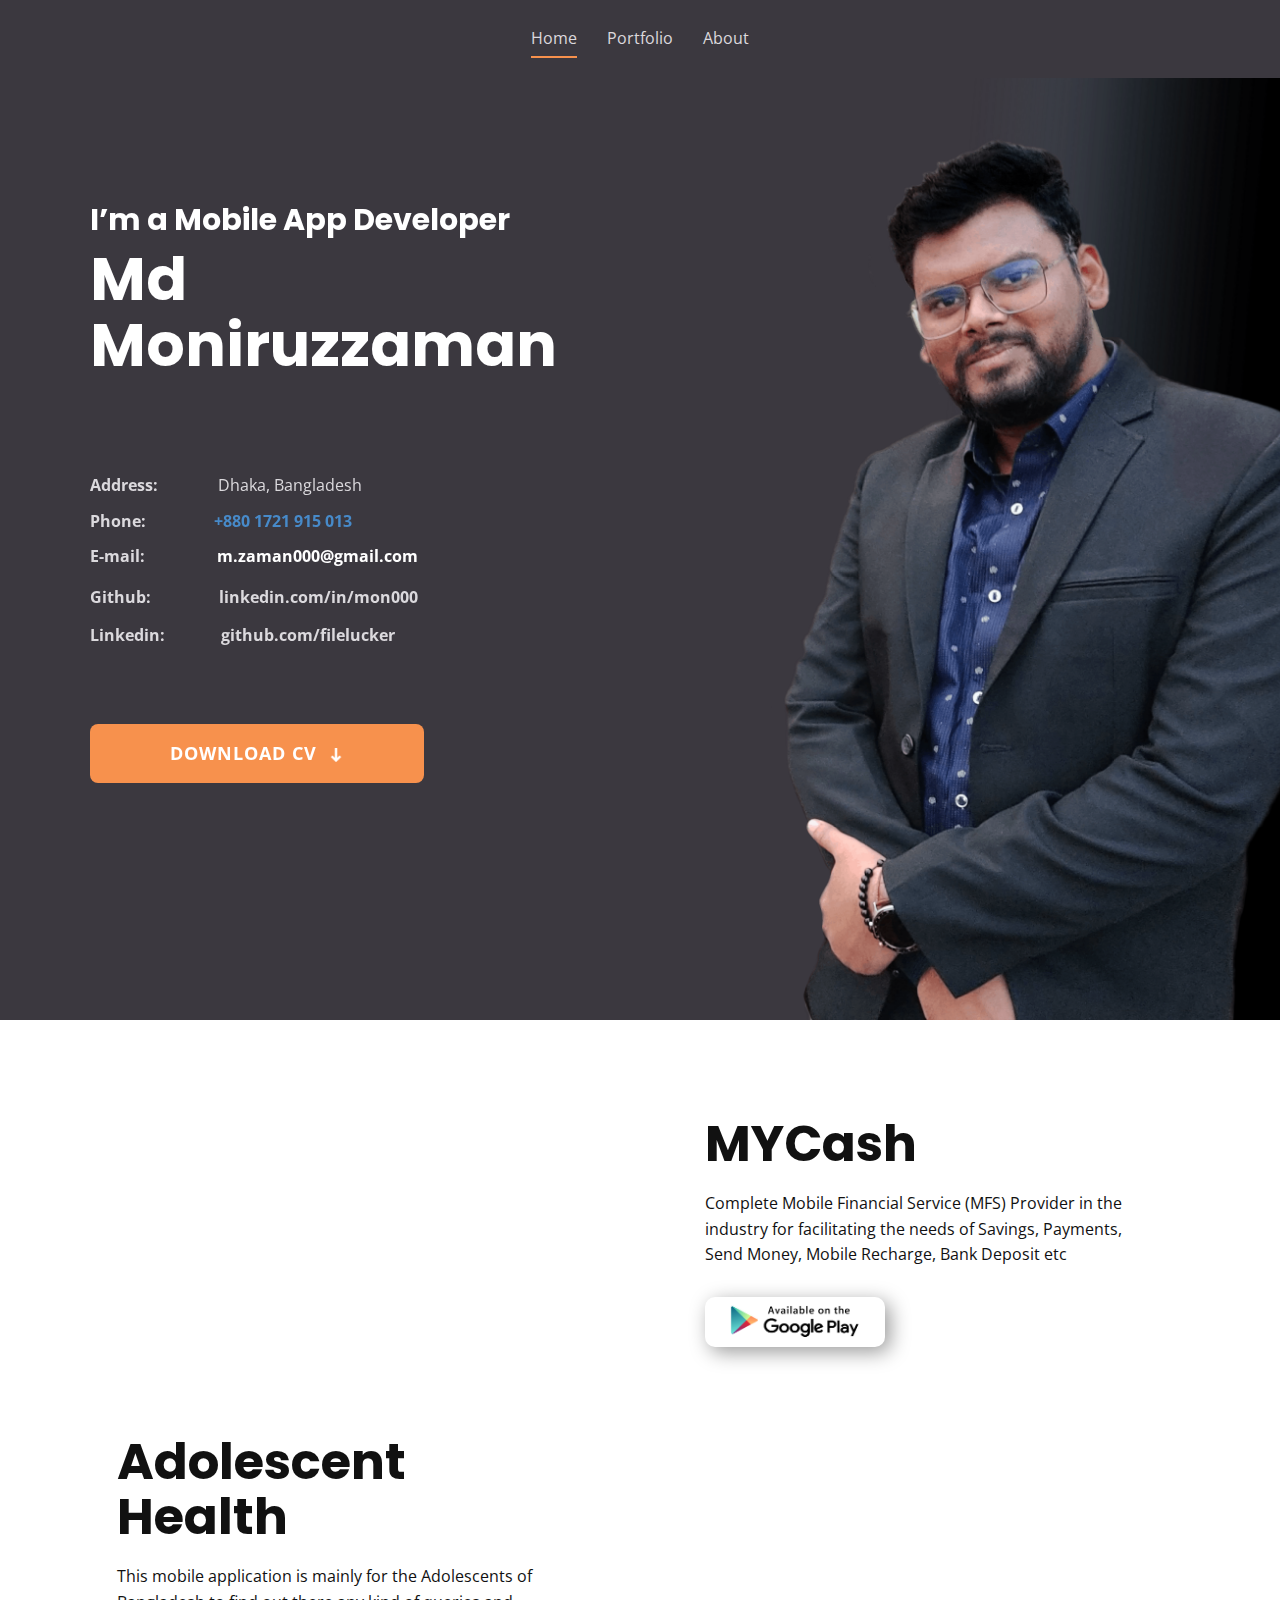
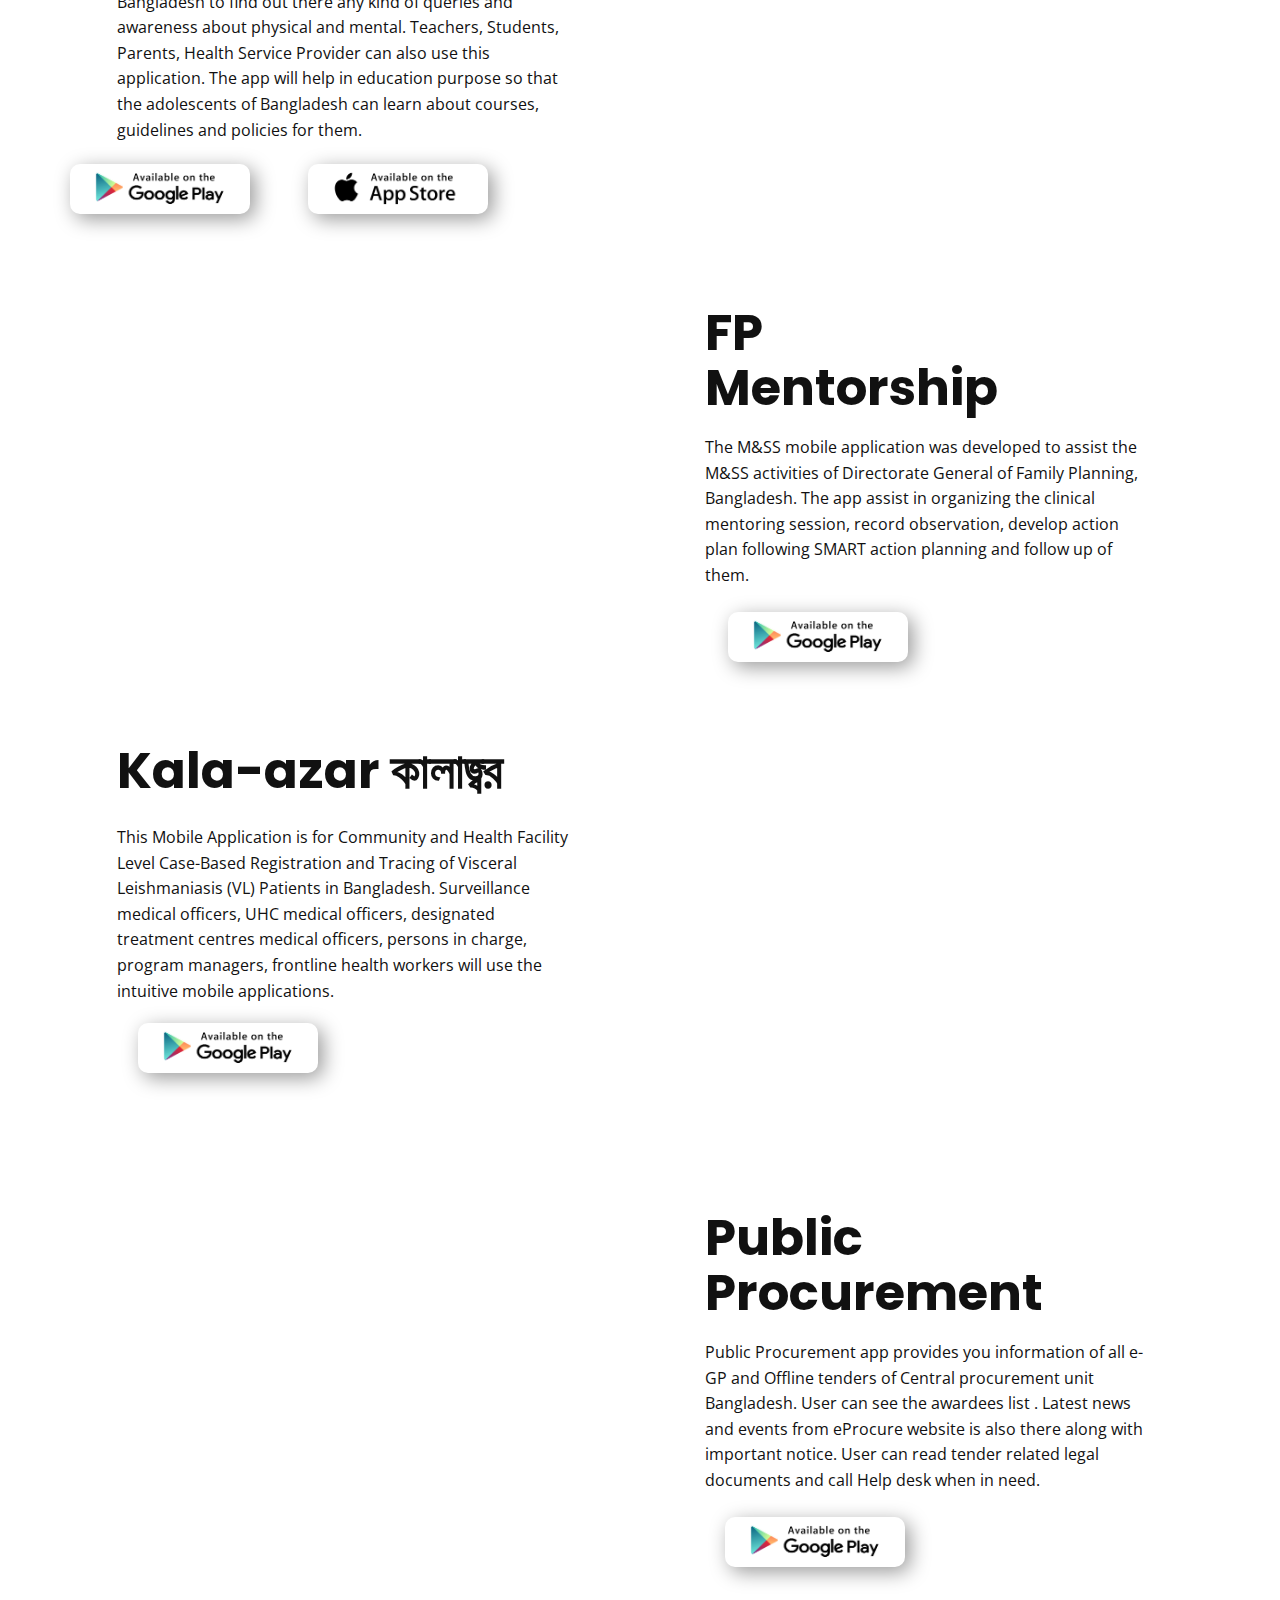
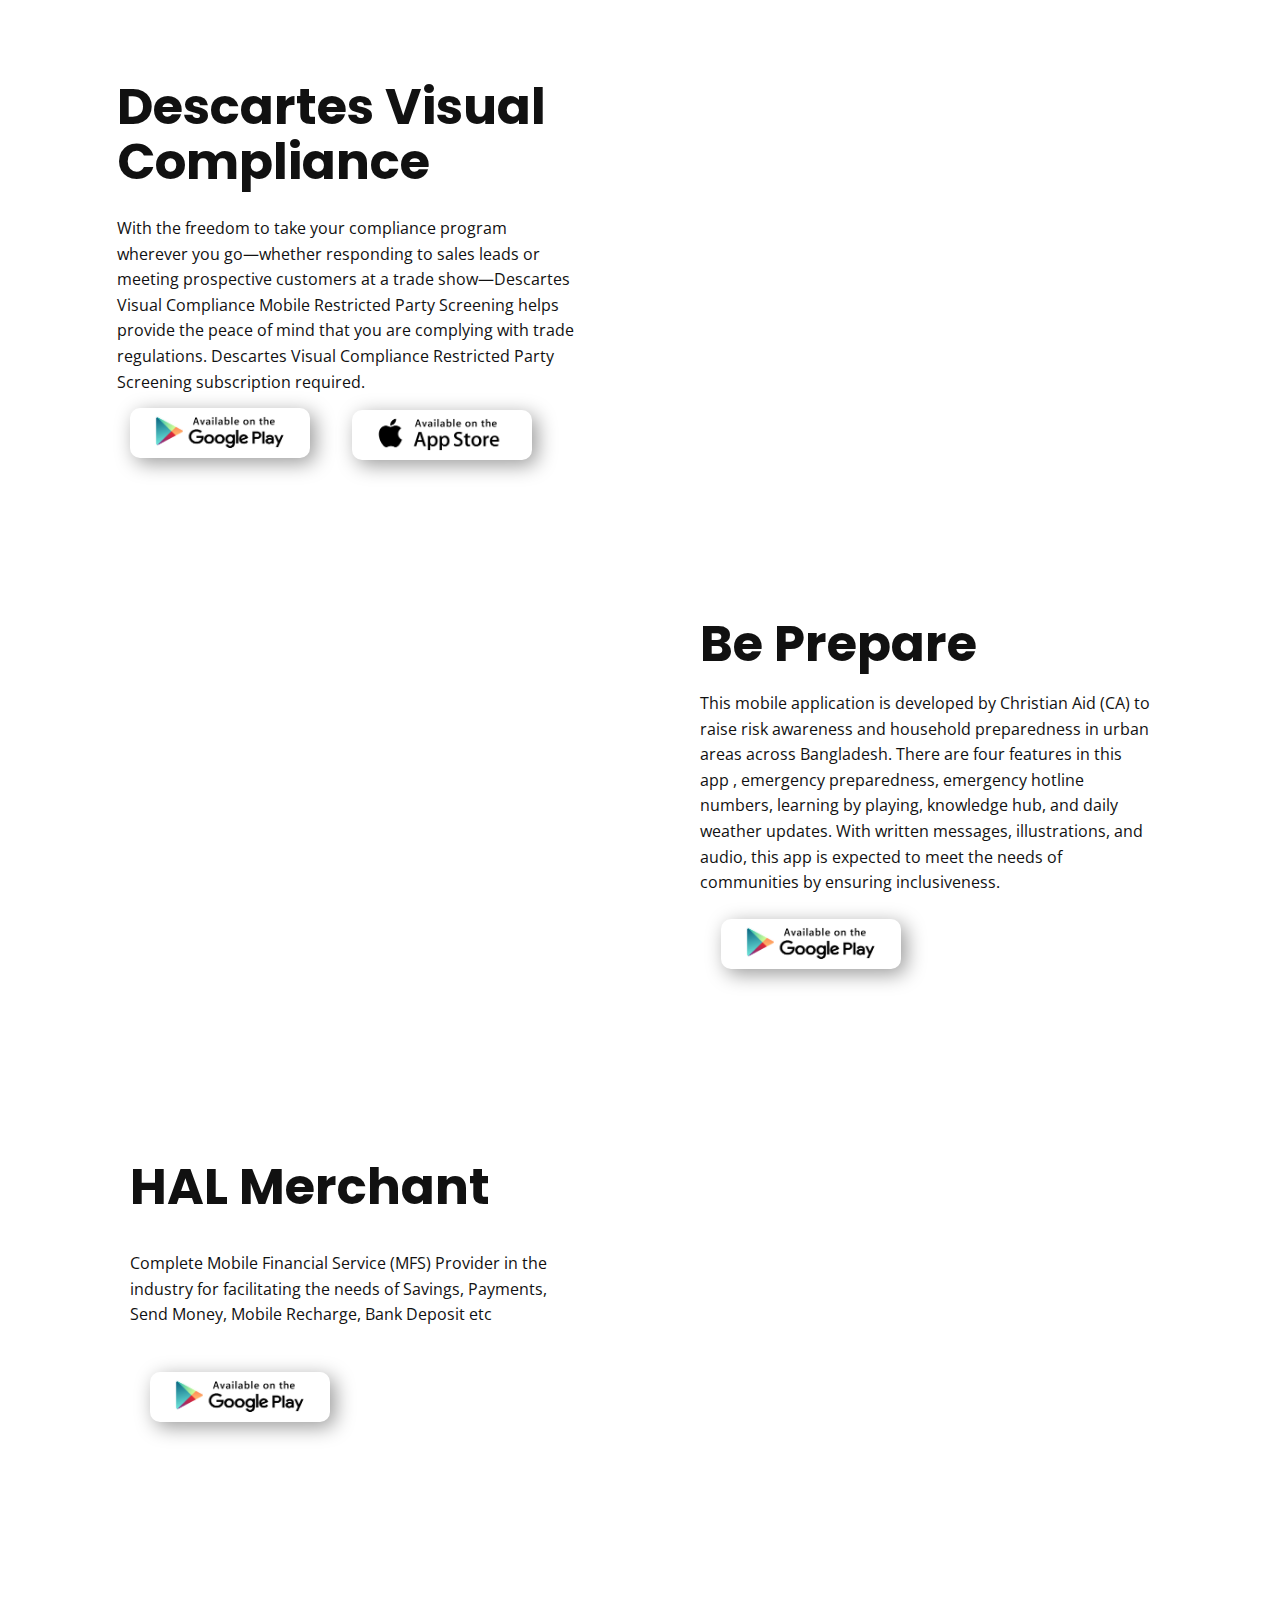
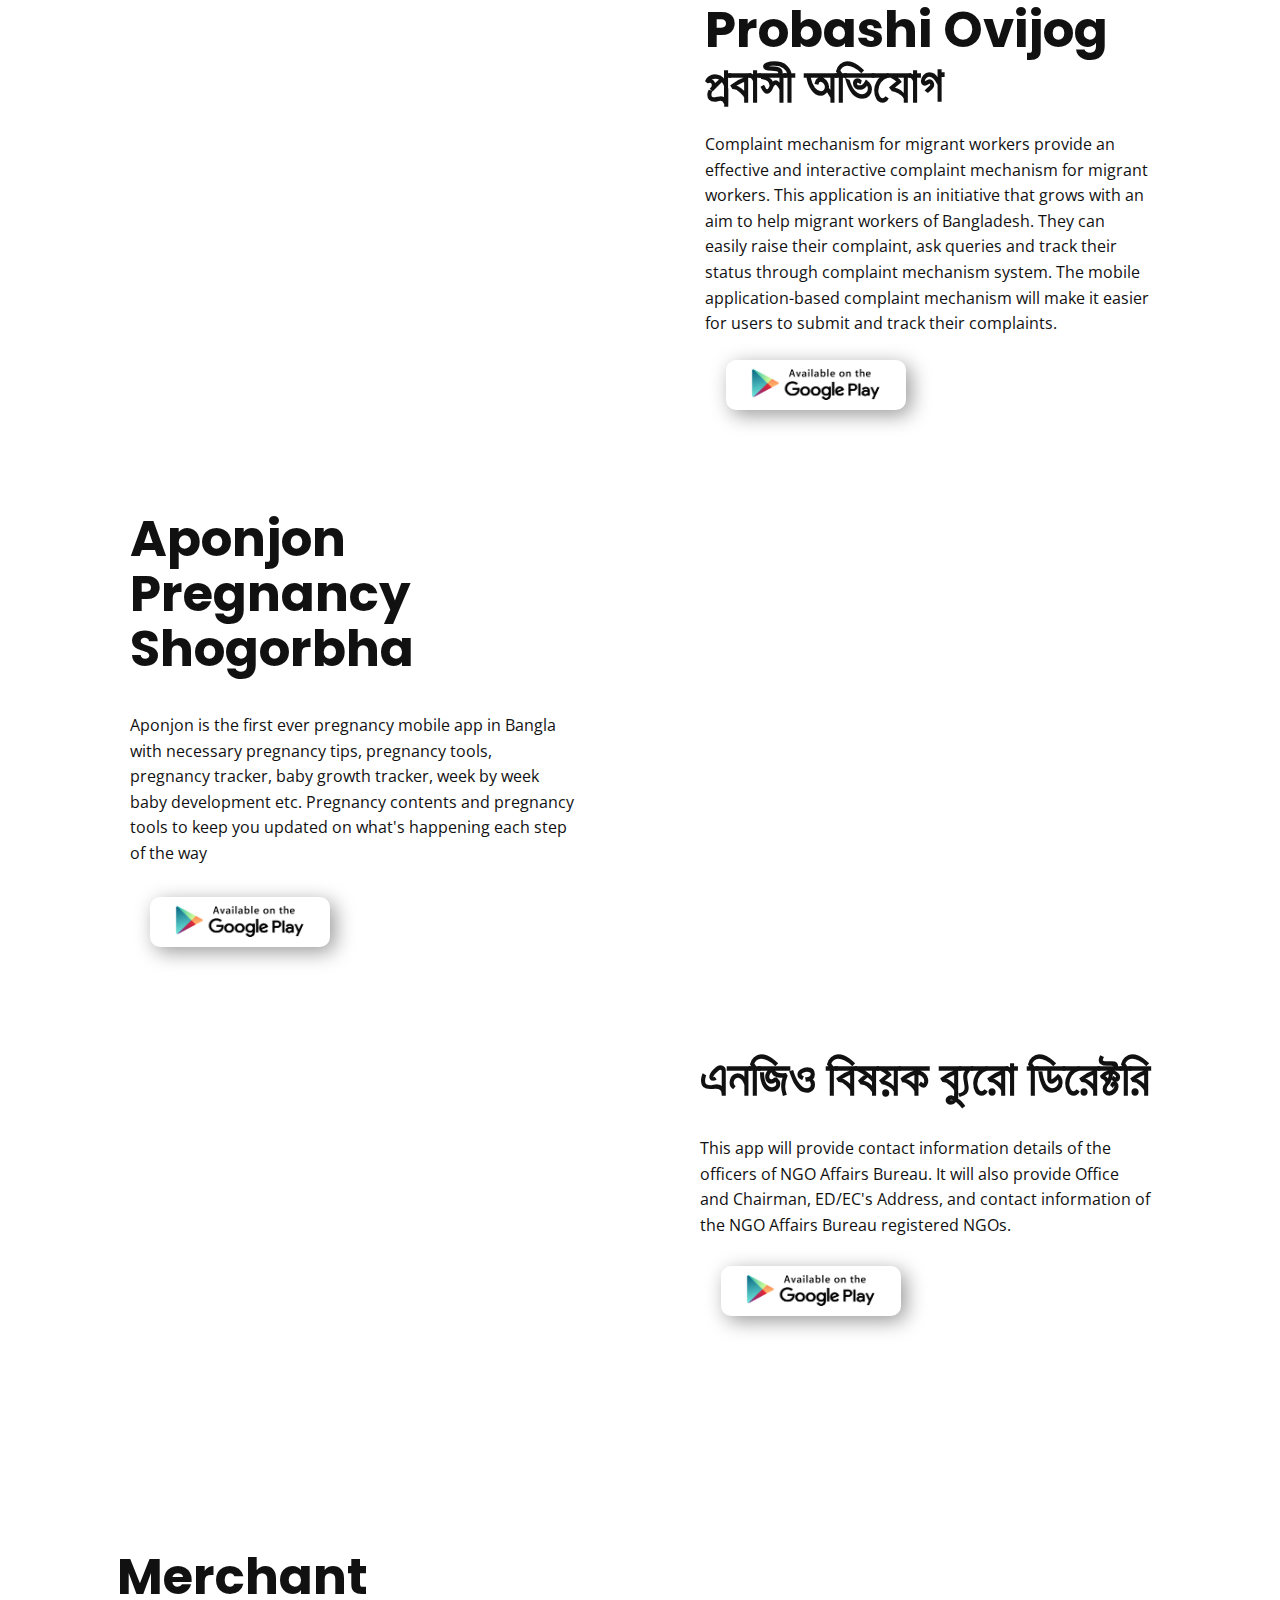
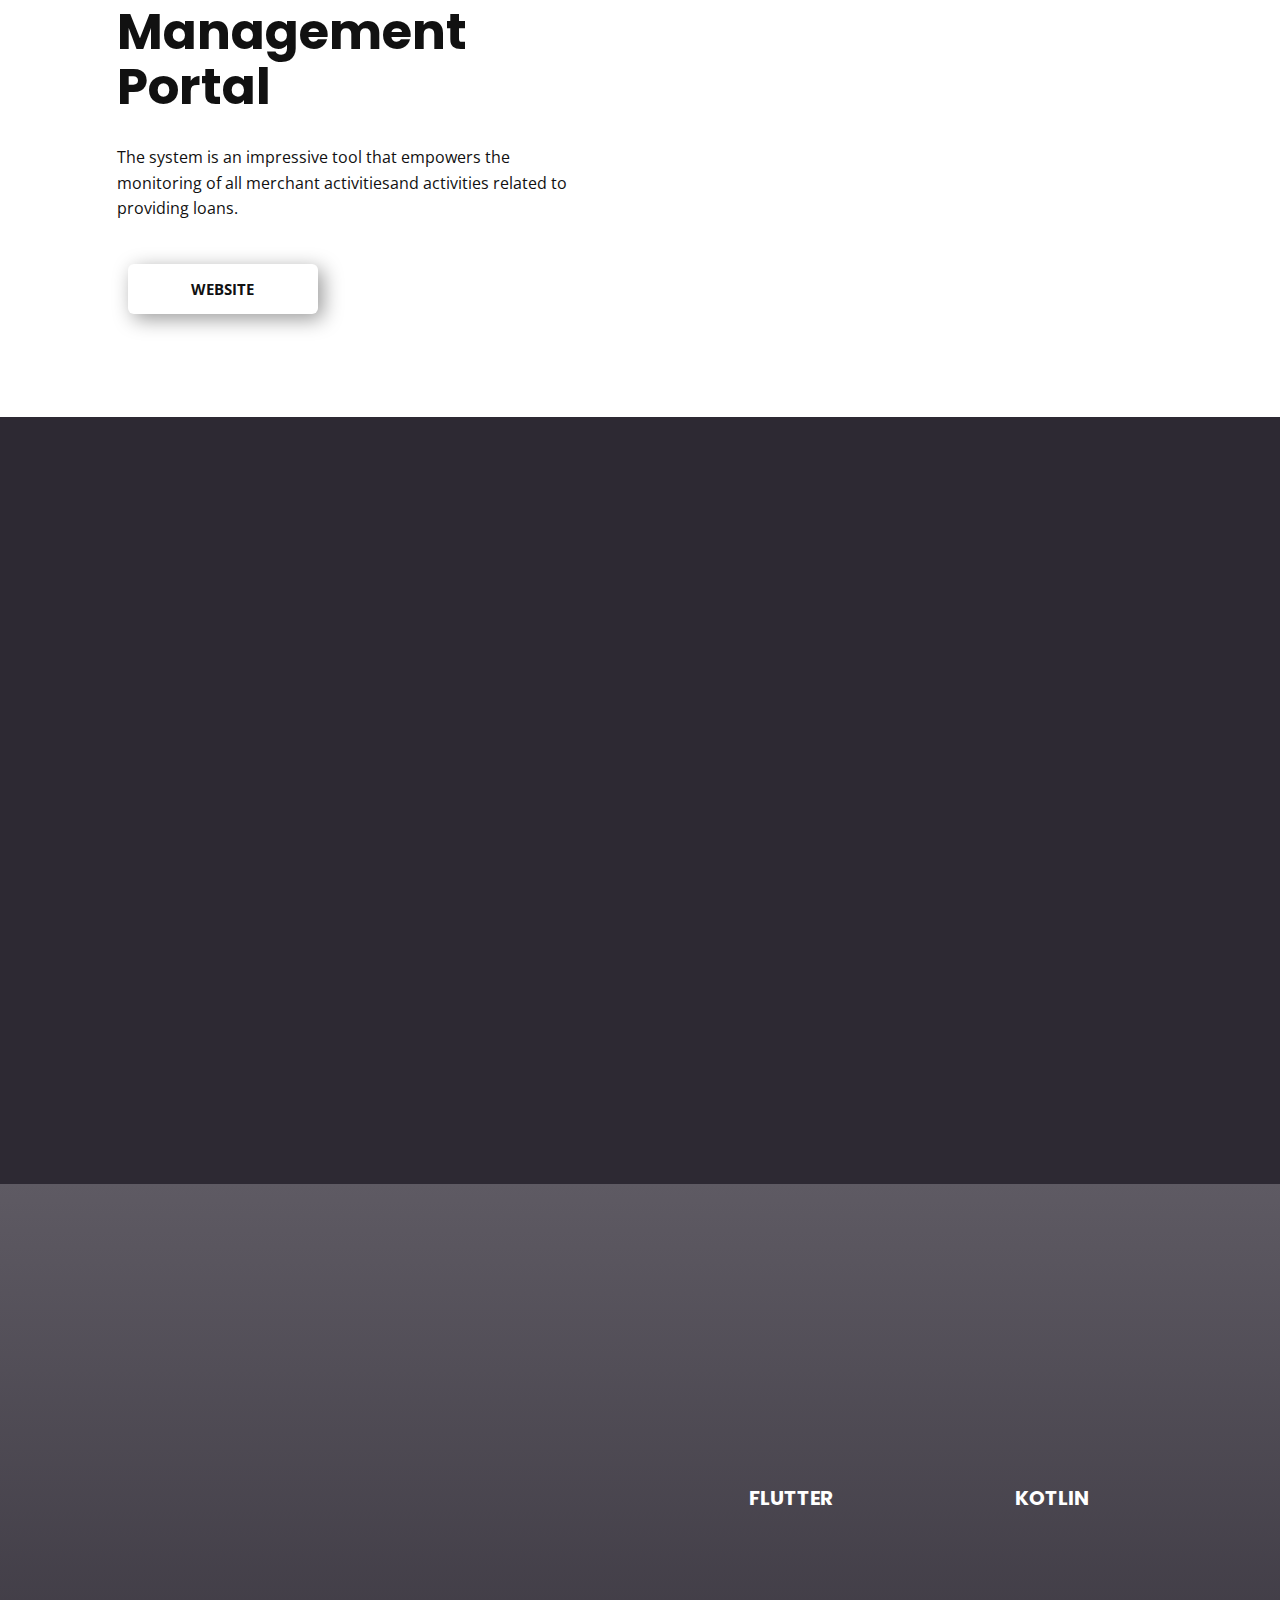
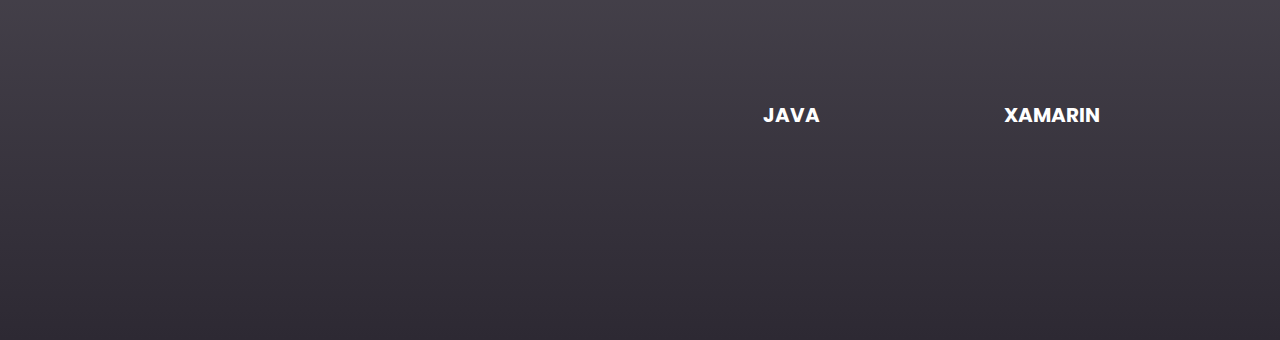
<file: index.html>
<!DOCTYPE html>
<html style="font-size: 16px;" lang="en"><head>
    <meta name="viewport" content="width=device-width, initial-scale=1.0">
    <meta charset="utf-8">
    <meta name="keywords" content="Julian Mack, Experiences, ​Portfolio, ​Build your website
in record time">
    <meta name="description" content="">
    <title>Home</title>
    <link rel="stylesheet" href="nicepage.css" media="screen">
<link rel="stylesheet" href="Home.css" media="screen">
    <script class="u-script" type="text/javascript" src="jquery.js" defer=""></script>
    <script class="u-script" type="text/javascript" src="nicepage.js" defer=""></script>
    <meta name="generator" content="Nicepage 5.10.10, nicepage.com">
    <link id="u-theme-google-font" rel="stylesheet" href="https://fonts.googleapis.com/css?family=Open+Sans:300,300i,400,400i,500,500i,600,600i,700,700i,800,800i|Poppins:100,100i,200,200i,300,300i,400,400i,500,500i,600,600i,700,700i,800,800i,900,900i">
    
    
    
    
    
    
    
    
    
    
    
    
    
    
    
    
    
    <script type="application/ld+json">{
		"@context": "http://schema.org",
		"@type": "Organization",
		"name": ""
}</script>
    <meta name="theme-color" content="#478ac9">
    <meta property="og:title" content="Home">
    <meta property="og:type" content="website">
  <meta data-intl-tel-input-cdn-path="intlTelInput/"></head>
  <body data-home-page="Home.html" data-home-page-title="Home" class="u-body u-overlap u-overlap-transparent u-xl-mode" data-lang="en"><header class="u-clearfix u-header u-header" id="sec-dec6"><div class="u-clearfix u-sheet u-valign-middle u-sheet-1">
        <nav class="u-menu u-menu-hamburger u-offcanvas u-menu-1">
          <div class="menu-collapse">
            <a class="u-button-style u-nav-link" href="#">
              <svg class="u-svg-link" viewBox="0 0 24 24"><use xmlns:xlink="http://www.w3.org/1999/xlink" xlink:href="#menu-hamburger"></use></svg>
              <svg class="u-svg-content" version="1.1" id="menu-hamburger" viewBox="0 0 16 16" x="0px" y="0px" xmlns:xlink="http://www.w3.org/1999/xlink" xmlns="http://www.w3.org/2000/svg"><g><rect y="1" width="16" height="2"></rect><rect y="7" width="16" height="2"></rect><rect y="13" width="16" height="2"></rect>
</g></svg>
            </a>
          </div>
          <div class="u-custom-menu u-nav-container">
            <ul class="u-nav u-spacing-30 u-unstyled u-nav-1"><li class="u-nav-item"><a class="u-border-2 u-border-active-palette-3-base u-border-hover-palette-3-base u-border-no-left u-border-no-right u-border-no-top u-button-style u-nav-link u-text-active-palette-5-light-2 u-text-hover-palette-5-light-2 u-text-palette-5-light-2" href="Home.html" style="padding: 10px 0px;">Home</a>
</li><li class="u-nav-item"><a class="u-border-2 u-border-active-palette-3-base u-border-hover-palette-3-base u-border-no-left u-border-no-right u-border-no-top u-button-style u-nav-link u-text-active-palette-5-light-2 u-text-hover-palette-5-light-2 u-text-palette-5-light-2" href="Home.html#sec-c45a" style="padding: 10px 0px;">Portfolio</a>
</li><li class="u-nav-item"><a class="u-border-2 u-border-active-palette-3-base u-border-hover-palette-3-base u-border-no-left u-border-no-right u-border-no-top u-button-style u-nav-link u-text-active-palette-5-light-2 u-text-hover-palette-5-light-2 u-text-palette-5-light-2" href="Home.html#carousel_c9e4" style="padding: 10px 0px;">About</a>
</li></ul>
          </div>
          <div class="u-custom-menu u-nav-container-collapse">
            <div class="u-black u-container-style u-inner-container-layout u-opacity u-opacity-95 u-sidenav">
              <div class="u-inner-container-layout u-sidenav-overflow">
                <div class="u-menu-close"></div>
                <ul class="u-align-center u-nav u-popupmenu-items u-unstyled u-nav-2"><li class="u-nav-item"><a class="u-button-style u-nav-link" href="Home.html">Home</a>
</li><li class="u-nav-item"><a class="u-button-style u-nav-link" href="Home.html#sec-c45a">Portfolio</a>
</li><li class="u-nav-item"><a class="u-button-style u-nav-link" href="Home.html#carousel_c9e4">About</a>
</li></ul>
              </div>
            </div>
            <div class="u-black u-menu-overlay u-opacity u-opacity-70"></div>
          </div>
        </nav>
      </div></header>
    <section class="u-clearfix u-image u-section-1" id="sec-7ab1" data-image-width="1980" data-image-height="1320">
      <div class="u-clearfix u-layout-wrap u-layout-wrap-1">
        <div class="u-gutter-0 u-layout" style="">
          <div class="u-layout-row" style="">
            <div class="u-align-left-lg u-align-left-xl u-container-style u-layout-cell u-size-27-lg u-size-27-xl u-size-60-md u-size-60-sm u-size-60-xs u-layout-cell-1" data-animation-name="customAnimationIn" data-animation-duration="1500" data-animation-delay="0">
              <div class="u-container-layout u-container-layout-1">
                <h3 class="u-align-center-md u-align-center-sm u-align-center-xs u-align-left-lg u-align-left-xl u-text u-text-body-alt-color u-text-1"> I’m a Mobile App Developer</h3>
                <h2 class="u-align-center-md u-align-center-sm u-align-center-xs u-align-left-lg u-align-left-xl u-text u-text-body-alt-color u-text-2" data-animation-name="customAnimationIn" data-animation-duration="1250" data-animation-delay="750">Md<br>Moniruzzaman
                </h2>
                <p class="u-align-left u-text u-text-palette-5-light-2 u-text-3">
                  <br>
                  <br>Address:&nbsp; &nbsp; &nbsp; &nbsp; &nbsp; &nbsp; &nbsp;&nbsp;<span style="font-weight: 400;">&nbsp;<span style="font-weight: 400;">Dhaka, Bangladesh</span>
                  </span>
                  <br>Phone:&nbsp; &nbsp; &nbsp; &nbsp; &nbsp; &nbsp; &nbsp;&nbsp; &nbsp;<span class="u-text-body-alt-color">
                    <a href="tel:+8801721915013" data-animation-name="" data-animation-duration="0" data-animation-delay="0" data-animation-direction="" class="u-active-none u-border-none u-btn u-button-style u-hover-none u-none u-text-palette-1-base u-btn-1">+880 1721 915 013</a>
                  </span>
                  <br>E-mail:&nbsp; &nbsp; &nbsp; &nbsp; &nbsp; &nbsp; &nbsp; &nbsp; &nbsp;<a href="mailto:m.zaman000@gmail.com?subject=Connect%20through%20website" class="u-active-none u-border-none u-btn u-button-style u-hover-none u-none u-text-palette-1-base u-btn-2">&nbsp;<span class="u-text-body-alt-color">m.zaman000@gmail.com</span>
                  </a>
                  <span class="u-text-body-alt-color"></span>
                  <br>Github:&nbsp; &nbsp; &nbsp; &nbsp; &nbsp; &nbsp; &nbsp; &nbsp; &nbsp;linkedin.com/in/mon000<span style="font-size: 1.25rem;"></span>
                  <br>Linkedin:&nbsp; &nbsp; &nbsp; &nbsp; &nbsp; &nbsp; &nbsp;<span style="font-weight: 400;">&nbsp;</span>github.com/filelucker
                </p>
                <a href="https://nicepage.com/website-mockup" class="u-active-palette-5-dark-2 u-border-none u-btn u-btn-round u-button-style u-hover-palette-5-dark-2 u-palette-3-base u-radius-8 u-text-active-white u-text-body-alt-color u-text-hover-white u-btn-3" data-animation-name="customAnimationIn" data-animation-duration="1500" data-animation-delay="250">Download cv&nbsp;&nbsp;<span class="u-file-icon u-icon u-text-white u-icon-1"><img src="images/959159-5d3ea7b7.png" alt=""></span>
                </a>
              </div>
            </div>
            <div class="u-container-style u-layout-cell u-size-33-lg u-size-33-xl u-size-60-md u-size-60-sm u-size-60-xs u-layout-cell-2" data-animation-name="customAnimationIn" data-animation-duration="1500" data-animation-delay="0">
              <div class="u-container-layout u-valign-top u-container-layout-2">
                <img class="u-image u-image-1" src="images/IMG_20220113_1717137.png" data-image-width="1871" data-image-height="3456">
              </div>
            </div>
          </div>
        </div>
      </div>
    </section>
    <section class="u-clearfix u-section-2" id="sec-c45a">
      <div class="u-clearfix u-sheet u-sheet-1">
        <div class="u-clearfix u-expanded-width u-gutter-10 u-layout-wrap u-layout-wrap-1">
          <div class="u-gutter-0 u-layout">
            <div class="u-layout-col">
              <div class="u-size-30">
                <div class="u-layout-row">
                  <div class="u-container-style u-dialog-link u-hover-feature u-image u-layout-cell u-size-30 u-image-1" data-image-width="1464" data-image-height="624" data-animation-name="customAnimationIn" data-animation-duration="1000" data-href="#sec-8b74">
                    <div class="u-container-layout u-valign-middle u-container-layout-1"></div>
                  </div>
                  <div class="u-align-left u-container-style u-layout-cell u-size-30 u-layout-cell-2">
                    <div class="u-container-layout u-valign-bottom-sm u-valign-bottom-xs u-container-layout-2">
                      <h2 class="u-align-left-xs u-text u-text-1"> MYCash</h2>
                      <p class="u-text u-text-2"> Complete Mobile Financial Service (MFS) Provider in the industry for facilitating the needs of Savings, Payments, Send Money, Mobile Recharge, Bank Deposit etc</p>
                      <img class="u-image u-image-contain u-image-round u-radius-10 u-image-2" src="images/available-on-the-app-store-logo2.png" alt="" data-image-width="1280" data-image-height="433" data-href="https://play.google.com/store/apps/details?id=com.mycash" data-target="_blank">
                    </div>
                  </div>
                </div>
              </div>
              <div class="u-size-30">
                <div class="u-layout-row">
                  <div class="u-align-left u-container-style u-layout-cell u-size-30 u-layout-cell-3">
                    <div class="u-container-layout u-container-layout-3">
                      <h2 class="u-text u-text-3"> Adolescent Health</h2>
                      <p class="u-text u-text-4"> This mobile application is mainly for the Adolescents of Bangladesh to find out there any kind of queries and awareness about physical and mental. Teachers, Students, Parents, Health Service Provider can also use this application. The app will help in education purpose so that the adolescents of Bangladesh can learn about courses, guidelines and policies for them.&nbsp;<br>
                      </p>
                      <img class="u-image u-image-contain u-image-round u-radius-10 u-image-3" src="images/available-on-the-app-store-logo4.png" alt="" data-image-width="1280" data-image-height="433" data-href="https://apps.apple.com/us/app/adolescent-health/id1569604494" data-target="_blank">
                      <img class="u-image u-image-contain u-image-round u-radius-10 u-image-4" src="images/available-on-the-app-store-logo2.png" alt="" data-image-width="1280" data-image-height="433" data-href="https://play.google.com/store/apps/details?id=com.dnet.unicef.adolescent" data-target="_blank">
                    </div>
                  </div>
                  <div class="u-container-style u-dialog-link u-hover-feature u-image u-layout-cell u-size-30 u-image-5" data-image-width="2244" data-image-height="992" data-href="#sec-bd74" data-animation-name="customAnimationIn" data-animation-duration="1000">
                    <div class="u-container-layout u-valign-middle u-container-layout-4"></div>
                  </div>
                </div>
              </div>
            </div>
          </div>
        </div>
        <div class="u-clearfix u-expanded-width u-gutter-10 u-layout-wrap u-layout-wrap-2">
          <div class="u-gutter-0 u-layout">
            <div class="u-layout-col">
              <div class="u-size-30">
                <div class="u-layout-row">
                  <div class="u-container-style u-dialog-link u-hover-feature u-image u-layout-cell u-size-30 u-image-6" data-image-width="2312" data-image-height="946" data-href="#sec-b68b" data-animation-name="customAnimationIn" data-animation-duration="1000">
                    <div class="u-container-layout u-valign-middle u-container-layout-5"></div>
                  </div>
                  <div class="u-align-left u-container-style u-layout-cell u-size-30 u-layout-cell-6">
                    <div class="u-container-layout u-container-layout-6">
                      <h2 class="u-text u-text-5">FP&nbsp;<br>Mentorship
                      </h2>
                      <p class="u-text u-text-6"> The M&amp;SS mobile application was developed to assist the M&amp;SS activities of Directorate General of Family Planning, Bangladesh. The app assist in organizing the clinical mentoring session, record observation, develop action plan following SMART action planning and follow up of them.</p>
                      <img class="u-image u-image-contain u-image-round u-radius-10 u-image-7" src="images/available-on-the-app-store-logo2.png" alt="" data-image-width="1280" data-image-height="433" data-href="https://play.google.com/store/apps/details?id=com.pathfinder.mentor" data-target="_blank">
                    </div>
                  </div>
                </div>
              </div>
              <div class="u-size-30">
                <div class="u-layout-row">
                  <div class="u-align-left u-container-style u-layout-cell u-size-30 u-layout-cell-7">
                    <div class="u-container-layout u-container-layout-7">
                      <h2 class="u-text u-text-7"> Kala-azar কালাজ্বর</h2>
                      <p class="u-text u-text-8"> This Mobile Application is for Community and Health Facility Level Case-Based Registration and Tracing of Visceral Leishmaniasis (VL) Patients in Bangladesh. Surveillance medical officers, UHC medical officers, designated treatment centres medical officers, persons in charge, program managers, frontline health workers will use the intuitive mobile applications.</p>
                      <img class="u-image u-image-contain u-image-round u-radius-10 u-image-8" src="images/available-on-the-app-store-logo2.png" alt="" data-image-width="1280" data-image-height="433" data-href="https://play.google.com/store/apps/details?id=com.dnet.vltracker" data-target="_blank">
                    </div>
                  </div>
                  <div class="u-container-style u-dialog-link u-hover-feature u-image u-layout-cell u-size-30 u-image-9" data-image-width="2356" data-image-height="984" data-href="#sec-b031" data-animation-name="customAnimationIn" data-animation-duration="1000">
                    <div class="u-container-layout u-valign-middle u-container-layout-8"></div>
                  </div>
                </div>
              </div>
            </div>
          </div>
        </div>
        <div class="u-clearfix u-expanded-width u-gutter-10 u-layout-wrap u-layout-wrap-3">
          <div class="u-gutter-0 u-layout">
            <div class="u-layout-col">
              <div class="u-size-30">
                <div class="u-layout-row">
                  <div class="u-container-style u-dialog-link u-hover-feature u-image u-layout-cell u-size-30 u-image-10" data-image-width="1904" data-image-height="814" data-href="#sec-1f22" data-animation-name="customAnimationIn" data-animation-duration="1000">
                    <div class="u-container-layout u-valign-middle u-container-layout-9"></div>
                  </div>
                  <div class="u-align-left u-container-style u-layout-cell u-size-30 u-layout-cell-10">
                    <div class="u-container-layout u-container-layout-10">
                      <h2 class="u-text u-text-9"> Public Procurement</h2>
                      <p class="u-text u-text-10"> Public Procurement app provides you information of all e-GP and Offline tenders of Central procurement unit Bangladesh. User can see the awardees list . Latest news and events from eProcure website is also there along with important notice. User can read tender related legal documents and call Help desk when in need.</p>
                      <img class="u-image u-image-contain u-image-round u-radius-10 u-image-11" src="images/available-on-the-app-store-logo2.png" alt="" data-image-width="1280" data-image-height="433" data-href="https://play.google.com/store/apps/details?id=com.cptu" data-target="_blank">
                    </div>
                  </div>
                </div>
              </div>
              <div class="u-size-30">
                <div class="u-layout-row">
                  <div class="u-align-left u-container-style u-layout-cell u-size-30 u-layout-cell-11">
                    <div class="u-container-layout u-container-layout-11">
                      <h2 class="u-text u-text-11"> Descartes Visual Compliance</h2>
                      <p class="u-text u-text-12"> With the freedom to take your compliance program wherever you go—whether responding to sales leads or meeting prospective customers at a trade show—Descartes Visual Compliance Mobile Restricted Party Screening helps provide the peace of mind that you are complying with trade regulations. Descartes Visual Compliance Restricted Party Screening subscription required.</p>
                      <img class="u-image u-image-contain u-image-round u-radius-10 u-image-12" src="images/available-on-the-app-store-logo2.png" alt="" data-image-width="1280" data-image-height="433" data-href="https://play.google.com/store/apps/details?id=com.descartes.VisualCompliance" data-target="_blank">
                      <img class="u-image u-image-contain u-image-round u-radius-10 u-image-13" src="images/available-on-the-app-store-logo4.png" alt="" data-image-width="1280" data-image-height="433" data-href="https://apps.apple.com/us/app/descartes-visualcompliance/id1573783267" data-target="_blank">
                    </div>
                  </div>
                  <div class="u-container-style u-dialog-link u-hover-feature u-image u-layout-cell u-size-30 u-image-14" data-image-width="2510" data-image-height="982" data-href="#sec-041d" data-animation-name="customAnimationIn" data-animation-duration="1000">
                    <div class="u-container-layout u-valign-middle u-container-layout-12"></div>
                  </div>
                </div>
              </div>
            </div>
          </div>
        </div>
        <div class="u-clearfix u-expanded-width u-gutter-0 u-layout-wrap u-layout-wrap-4">
          <div class="u-gutter-0 u-layout">
            <div class="u-layout-col">
              <div class="u-size-30">
                <div class="u-layout-row">
                  <div class="u-container-style u-dialog-link u-hover-feature u-image u-layout-cell u-size-30 u-image-15" data-image-width="2192" data-image-height="936" data-href="#sec-2057" data-animation-name="customAnimationIn" data-animation-duration="1000">
                    <div class="u-container-layout u-valign-middle u-container-layout-13"></div>
                  </div>
                  <div class="u-align-left u-container-style u-layout-cell u-size-30 u-layout-cell-14">
                    <div class="u-container-layout u-container-layout-14">
                      <h2 class="u-text u-text-13"> Be Prepare</h2>
                      <p class="u-text u-text-14"> This mobile application is developed by Christian Aid (CA) to raise risk awareness and household preparedness in urban areas across Bangladesh. There are four features in this app , emergency preparedness, emergency hotline numbers, learning by playing, knowledge hub, and daily weather updates. With written messages, illustrations, and audio, this app is expected to meet the needs of communities by ensuring inclusiveness.</p>
                      <img class="u-image u-image-contain u-image-round u-radius-10 u-image-16" src="images/available-on-the-app-store-logo2.png" alt="" data-image-width="1280" data-image-height="433" data-href="https://play.google.com/store/apps/details?id=com.be.prep" data-target="_blank">
                    </div>
                  </div>
                </div>
              </div>
              <div class="u-size-30">
                <div class="u-layout-row">
                  <div class="u-align-left u-container-style u-layout-cell u-size-30 u-layout-cell-15">
                    <div class="u-container-layout u-container-layout-15">
                      <h2 class="u-text u-text-15"> HAL Merchant</h2>
                      <p class="u-text u-text-16"> Complete Mobile Financial Service (MFS) Provider in the industry for facilitating the needs of Savings, Payments, Send Money, Mobile Recharge, Bank Deposit etc</p>
                      <img class="u-image u-image-contain u-image-round u-radius-10 u-image-17" src="images/available-on-the-app-store-logo2.png" alt="" data-image-width="1280" data-image-height="433" data-href="https://play.google.com/store/apps/details?id=qpay.android.app.haltechbd.com" data-target="_blank">
                    </div>
                  </div>
                  <div class="u-container-style u-dialog-link u-hover-feature u-image u-layout-cell u-size-30 u-image-18" data-image-width="2004" data-image-height="1144" data-href="#sec-cebf" data-animation-name="customAnimationIn" data-animation-duration="1000">
                    <div class="u-container-layout u-valign-middle u-container-layout-16"></div>
                  </div>
                </div>
              </div>
            </div>
          </div>
        </div>
        <div class="u-clearfix u-expanded-width u-gutter-10 u-layout-wrap u-layout-wrap-5">
          <div class="u-gutter-0 u-layout">
            <div class="u-layout-col">
              <div class="u-size-30">
                <div class="u-layout-row">
                  <div class="u-container-style u-dialog-link u-hover-feature u-image u-layout-cell u-size-30 u-image-19" data-image-width="1464" data-image-height="624" data-href="#sec-7717" data-animation-name="customAnimationIn" data-animation-duration="1000">
                    <div class="u-container-layout u-valign-middle u-container-layout-17"></div>
                  </div>
                  <div class="u-align-left u-container-style u-layout-cell u-size-30 u-layout-cell-18">
                    <div class="u-container-layout u-container-layout-18">
                      <h2 class="u-text u-text-17"> Probashi Ovijog<br>প্রবাসী অভিযোগ
                      </h2>
                      <p class="u-text u-text-18"> Complaint mechanism for migrant workers provide an effective and interactive complaint mechanism for migrant workers. This application is an initiative that grows with an aim to help migrant workers of Bangladesh. They can easily raise their complaint, ask queries and track their status through complaint mechanism system. The mobile application-based complaint mechanism will make it easier for users to submit and track their complaints.</p>
                      <img class="u-image u-image-contain u-image-round u-radius-10 u-image-20" src="images/available-on-the-app-store-logo2.png" alt="" data-image-width="1280" data-image-height="433" data-href="https://m.apkpure.com/bn/probashi-ovijog-%E0%A6%AA%E0%A7%8D%E0%A6%B0%E0%A6%AC%E0%A6%BE%E0%A6%B8%E0%A7%80-%E0%A6%85%E0%A6%AD%E0%A6%BF%E0%A6%AF%E0%A7%8B%E0%A6%97/bd.org.ilo.probashikallyan" data-target="_blank">
                    </div>
                  </div>
                </div>
              </div>
              <div class="u-size-30">
                <div class="u-layout-row">
                  <div class="u-align-left u-container-style u-layout-cell u-size-30 u-layout-cell-19">
                    <div class="u-container-layout u-container-layout-19">
                      <h2 class="u-text u-text-19"> Aponjon Pregnancy<br>Shogorbha
                      </h2>
                      <p class="u-text u-text-20"> Aponjon is the first ever pregnancy mobile app in Bangla with necessary pregnancy tips, pregnancy tools, pregnancy tracker, baby growth tracker, week by week baby development etc. Pregnancy contents and pregnancy tools to keep you updated on what's happening each step of the way&nbsp;</p>
                      <img class="u-image u-image-contain u-image-round u-radius-10 u-image-21" src="images/available-on-the-app-store-logo2.png" alt="" data-image-width="1280" data-image-height="433" data-href="https://play.google.com/store/apps/details?id=com.bd.aponjon.pregnancy" data-target="_blank">
                    </div>
                  </div>
                  <div class="u-container-style u-dialog-link u-hover-feature u-image u-layout-cell u-size-30 u-image-22" data-image-width="2688" data-image-height="1024" data-href="#sec-b6d4" data-animation-name="customAnimationIn" data-animation-duration="1000">
                    <div class="u-container-layout u-valign-middle u-container-layout-20"></div>
                  </div>
                </div>
              </div>
            </div>
          </div>
        </div>
        <div class="u-clearfix u-expanded-width u-gutter-0 u-layout-wrap u-layout-wrap-6">
          <div class="u-gutter-0 u-layout">
            <div class="u-layout-col">
              <div class="u-size-30">
                <div class="u-layout-row">
                  <div class="u-container-style u-dialog-link u-hover-feature u-image u-layout-cell u-size-30 u-image-23" data-image-width="2616" data-image-height="1132" data-href="#sec-92f3" data-animation-name="customAnimationIn" data-animation-duration="1000">
                    <div class="u-container-layout u-valign-middle u-container-layout-21"></div>
                  </div>
                  <div class="u-align-left u-container-style u-layout-cell u-size-30 u-layout-cell-22">
                    <div class="u-container-layout u-container-layout-22">
                      <h2 class="u-text u-text-21"> এনজিও বিষয়ক ব্যুরো ডিরেক্টরি</h2>
                      <p class="u-text u-text-22"> This app will provide contact information details of the officers of NGO Affairs Bureau. It will also provide Office and Chairman, ED/EC's Address, and contact information of the NGO Affairs Bureau registered NGOs.</p>
                      <img class="u-image u-image-contain u-image-round u-radius-10 u-image-24" src="images/available-on-the-app-store-logo2.png" alt="" data-image-width="1280" data-image-height="433" data-href="https://play.google.com/store/apps/details?id=org.dnet.ngob.directory" data-target="_blank">
                    </div>
                  </div>
                </div>
              </div>
              <div class="u-size-30">
                <div class="u-layout-row">
                  <div class="u-align-left u-container-style u-layout-cell u-size-30 u-layout-cell-23">
                    <div class="u-container-layout u-container-layout-23">
                      <h2 class="u-text u-text-23"><b>Merchant Management Portal</b>
                      </h2>
                      <p class="u-text u-text-24">The system is an impressive tool that empowers the monitoring of all merchant activitiesand activities related to providing loans.<br>
                      </p>
                      <a href="https://lending.pranisheba.com.bd" class="u-border-none u-btn u-btn-round u-button-style u-hover-palette-1-light-1 u-radius-6 u-white u-btn-1" target="_blank">WEBSITE</a>
                    </div>
                  </div>
                  <div class="u-container-style u-dialog-link u-hover-feature u-image u-layout-cell u-size-30 u-image-25" data-animation-name="customAnimationIn" data-animation-duration="1000" data-href="#sec-95fe" data-image-width="2716" data-image-height="1170">
                    <div class="u-container-layout u-valign-middle u-container-layout-24"></div>
                  </div>
                </div>
              </div>
            </div>
          </div>
        </div>
      </div>
      
      
      
      
      
      
      
      
      
      
      
      
    </section>
    <section class="u-align-center u-clearfix u-palette-5-dark-3 u-section-3" src="" id="carousel_0bbc">
      <div class="u-clearfix u-sheet u-sheet-1">
        <div class="u-align-center-xs u-border-10 u-border-palette-5-dark-2 u-image u-image-circle u-image-1" alt="" data-image-width="1780" data-image-height="2184" data-animation-name="customAnimationIn" data-animation-duration="1000"></div>
        <h2 class="u-align-center u-text u-text-1" data-animation-name="customAnimationIn" data-animation-duration="1500"> Empowering businesses and individuals with innovative app solutions, revolutionizing the way we connect and interact in the digital age.</h2>
      </div>
    </section>
    <section class="u-align-center u-clearfix u-gradient u-section-4" src="" id="carousel_c9e4">
      <div class="u-clearfix u-sheet u-sheet-1">
        <div class="u-container-style u-expanded-width-md u-expanded-width-sm u-expanded-width-xs u-group u-shape-rectangle u-group-1">
          <div class="u-container-layout u-valign-middle-lg u-valign-middle-xl u-container-layout-1">
            <h3 class="u-align-center-md u-align-center-sm u-align-center-xs u-align-left-lg u-align-left-xl u-text u-text-body-alt-color u-text-1" data-animation-name="customAnimationIn" data-animation-duration="1750" data-animation-delay="0"> About me</h3>
            <p class="u-align-center-md u-align-center-sm u-align-center-xs u-align-justify-lg u-align-justify-xl u-large-text u-text u-text-body-alt-color u-text-variant u-text-2" data-animation-name="customAnimationIn" data-animation-duration="1500" data-animation-delay="500"> As a Mobile App Developer, I bring nearly 6 years of experience in commercial data analysis and implementation, driving business growth through actionable insights. With a strong expertise in Mobile app development using Java/Kotlin/Flutter, I possess a deep understanding of the Android SDK and IOS, architecture patterns, and best practices. I excel in creating responsive user interfaces (UI) and seamless user experiences (UX), optimizing performance, and integrating RESTful APIs and third-party libraries. My proficiency in Git and agile development methodologies, coupled with strong problem-solving and debugging skills, enables me to swiftly identify and resolve issues.</p>
            <a href="Home.html#sec-7ab1" class="u-active-white u-align-center-md u-align-center-sm u-align-center-xs u-align-left-lg u-align-left-xl u-border-none u-btn u-btn-round u-button-style u-hover-white u-palette-3-base u-radius-8 u-text-active-grey-80 u-text-body-alt-color u-text-hover-grey-80 u-btn-1" data-animation-name="customAnimationIn" data-animation-duration="1750" data-animation-delay="750">contact me </a>
          </div>
        </div>
        <div class="u-align-center-md u-align-center-sm u-align-center-xs u-clearfix u-expanded-width-xs u-layout-wrap u-layout-wrap-1">
          <div class="u-layout">
            <div class="u-layout-col">
              <div class="u-size-30">
                <div class="u-layout-row">
                  <div class="u-container-align-center u-container-style u-layout-cell u-size-30 u-layout-cell-1">
                    <div class="u-container-layout u-valign-bottom u-container-layout-2">
                      <img class="u-align-center-sm u-align-center-xs u-image u-image-default u-preserve-proportions u-image-1" src="images/Kotlin_Icon.svg1.png" alt="" data-image-width="2048" data-image-height="2048" data-animation-name="customAnimationIn" data-animation-duration="1000">
                      <h5 class="u-align-center u-text u-text-body-alt-color u-text-default u-text-3">FLUTTER </h5>
                    </div>
                  </div>
                  <div class="u-container-style u-layout-cell u-size-30 u-layout-cell-2">
                    <div class="u-container-layout u-valign-bottom u-container-layout-3">
                      <img class="u-align-center-sm u-align-center-xs u-image u-image-default u-preserve-proportions u-image-2" src="images/Kotlin_Icon.svg.png" alt="" data-image-width="2048" data-image-height="2048" data-animation-name="customAnimationIn" data-animation-duration="1000">
                      <h5 class="u-align-center u-text u-text-body-alt-color u-text-default u-text-4">KOTLIN</h5>
                    </div>
                  </div>
                </div>
              </div>
              <div class="u-size-30">
                <div class="u-layout-row">
                  <div class="u-container-align-center u-container-style u-layout-cell u-size-30 u-layout-cell-3">
                    <div class="u-container-layout u-valign-bottom u-container-layout-4">
                      <img class="u-image u-image-contain u-image-default u-preserve-proportions u-image-3" src="images/java.svg.png" alt="" data-image-width="2048" data-image-height="2048" data-animation-name="customAnimationIn" data-animation-duration="1000">
                      <h5 class="u-text u-text-body-alt-color u-text-default u-text-5">JAVA</h5>
                    </div>
                  </div>
                  <div class="u-container-style u-layout-cell u-size-30 u-layout-cell-4">
                    <div class="u-container-layout u-container-layout-5">
                      <img class="u-image u-image-contain u-image-default u-preserve-proportions u-image-4" src="images/Kotlin_Icon.svg2.png" alt="" data-image-width="2048" data-image-height="2048" data-animation-name="customAnimationIn" data-animation-duration="1000" data-animation-direction="">
                      <h5 class="u-align-center u-text u-text-body-alt-color u-text-6">XAMARIN</h5>
                    </div>
                  </div>
                </div>
              </div>
            </div>
          </div>
        </div>
      </div>
      
      
      
    </section>
    
    
    
    
    
    
    
    
    
    
    
    
    
    
  
  <section class="u-black u-clearfix u-container-style u-dialog-block u-opacity u-opacity-70 u-dialog-section-7" id="sec-8b74">
      <div class="u-container-style u-dialog u-image u-image-contain u-image-1" data-image-width="1464" data-image-height="624">
        <div class="u-container-layout u-container-layout-1"></div><button class="u-dialog-close-button u-icon u-text-grey-40 u-icon-1"><svg class="u-svg-link" preserveAspectRatio="xMidYMin slice" viewBox="0 0 16 16" style=""><use xmlns:xlink="http://www.w3.org/1999/xlink" xlink:href="#svg-efe9"></use></svg><svg xmlns="http://www.w3.org/2000/svg" xmlns:xlink="http://www.w3.org/1999/xlink" version="1.1" xml:space="preserve" class="u-svg-content" viewBox="0 0 16 16" x="0px" y="0px" id="svg-efe9"><rect x="7" y="0" transform="matrix(0.7071 -0.7071 0.7071 0.7071 -3.3138 8.0002)" width="2" height="16"></rect><rect x="0" y="7" transform="matrix(0.7071 -0.7071 0.7071 0.7071 -3.3138 8.0002)" width="16" height="2"></rect></svg></button>
      </div>
    </section><style>.u-dialog-section-7 .u-image-1 {
  width: 1126px;
  min-height: 704px;
  height: auto;
  background-image: url("images/ScreenshotatMay2615-19-06.png");
  background-position: 50% 50%;
  margin: 108px auto 60px calc(((100% - 1140px) / 2));
}

.u-dialog-section-7 .u-container-layout-1 {
  padding: 0;
}

.u-dialog-section-7 .u-icon-1 {
  width: 20px;
  height: 20px;
}

@media (max-width: 1199px) {
  .u-dialog-section-7 .u-image-1 {
    width: 940px;
    margin-left: calc(((100% - 940px) / 2));
  }
}

@media (max-width: 991px) {
  .u-dialog-section-7 .u-image-1 {
    width: 720px;
    margin-left: calc(((100% - 720px) / 2));
  }
}

@media (max-width: 767px) {
  .u-dialog-section-7 .u-image-1 {
    width: 1126px;
    margin-left: calc(((100% - 1140px) / 2));
  }
}

@media (max-width: 575px) {
  .u-dialog-section-7 .u-image-1 {
    width: 340px;
    margin-left: calc(((100% - 340px) / 2));
  }
}</style><section class="u-black u-clearfix u-container-style u-dialog-block u-opacity u-opacity-70 u-dialog-section-8" id="sec-bd74">
      <div class="u-container-style u-dialog u-white u-dialog-1">
        <div class="u-container-layout u-container-layout-1">
          <img class="u-image u-image-contain u-image-default u-image-1" src="images/ScreenshotatMay2423-46-14.png" alt="" data-image-width="2244" data-image-height="992">
        </div><button class="u-dialog-close-button u-icon u-text-grey-40 u-icon-1"><svg class="u-svg-link" preserveAspectRatio="xMidYMin slice" viewBox="0 0 16 16" style=""><use xmlns:xlink="http://www.w3.org/1999/xlink" xlink:href="#svg-efe9"></use></svg><svg xmlns="http://www.w3.org/2000/svg" xmlns:xlink="http://www.w3.org/1999/xlink" version="1.1" xml:space="preserve" class="u-svg-content" viewBox="0 0 16 16" x="0px" y="0px" id="svg-efe9"><rect x="7" y="0" transform="matrix(0.7071 -0.7071 0.7071 0.7071 -3.3138 8.0002)" width="2" height="16"></rect><rect x="0" y="7" transform="matrix(0.7071 -0.7071 0.7071 0.7071 -3.3138 8.0002)" width="16" height="2"></rect></svg></button>
      </div>
    </section><style>.u-dialog-section-8 .u-dialog-1 {
  width: 1140px;
  min-height: 578px;
  height: auto;
  margin: 185px auto 60px;
}

.u-dialog-section-8 .u-container-layout-1 {
  padding: 3px 0 0;
}

.u-dialog-section-8 .u-image-1 {
  height: 573px;
  width: 1137px;
  margin: 1px auto 0;
}

.u-dialog-section-8 .u-icon-1 {
  width: 20px;
  height: 20px;
}

@media (max-width: 1199px) {
  .u-dialog-section-8 .u-dialog-1 {
    width: 940px;
  }

  .u-dialog-section-8 .u-image-1 {
    width: 940px;
    height: 474px;
  }
}

@media (max-width: 991px) {
  .u-dialog-section-8 .u-dialog-1 {
    width: 720px;
  }

  .u-dialog-section-8 .u-image-1 {
    width: 720px;
    height: 363px;
  }
}

@media (max-width: 767px) {
  .u-dialog-section-8 .u-dialog-1 {
    width: 1140px;
  }

  .u-dialog-section-8 .u-image-1 {
    height: 573px;
    width: 1137px;
  }
}

@media (max-width: 575px) {
  .u-dialog-section-8 .u-dialog-1 {
    width: 340px;
  }

  .u-dialog-section-8 .u-image-1 {
    width: 340px;
    height: 172px;
  }
}</style><section class="u-black u-clearfix u-container-style u-dialog-block u-opacity u-opacity-70 u-dialog-section-9" id="sec-b68b">
      <div class="u-container-style u-dialog u-white u-dialog-1">
        <div class="u-container-layout u-valign-top u-container-layout-1">
          <img class="u-expanded-width u-image u-image-contain u-image-default u-image-1" src="images/ScreenshotatMay2423-49-18.png" alt="" data-image-width="2312" data-image-height="946">
        </div><button class="u-dialog-close-button u-icon u-text-grey-40 u-icon-1"><svg class="u-svg-link" preserveAspectRatio="xMidYMin slice" viewBox="0 0 16 16" style=""><use xmlns:xlink="http://www.w3.org/1999/xlink" xlink:href="#svg-efe9"></use></svg><svg xmlns="http://www.w3.org/2000/svg" xmlns:xlink="http://www.w3.org/1999/xlink" version="1.1" xml:space="preserve" class="u-svg-content" viewBox="0 0 16 16" x="0px" y="0px" id="svg-efe9"><rect x="7" y="0" transform="matrix(0.7071 -0.7071 0.7071 0.7071 -3.3138 8.0002)" width="2" height="16"></rect><rect x="0" y="7" transform="matrix(0.7071 -0.7071 0.7071 0.7071 -3.3138 8.0002)" width="16" height="2"></rect></svg></button>
      </div>
    </section><style>.u-dialog-section-9 .u-dialog-1 {
  width: 1140px;
  min-height: 540px;
  height: auto;
  margin: 97px auto 60px;
}

.u-dialog-section-9 .u-container-layout-1 {
  padding: 0 8px;
}

.u-dialog-section-9 .u-image-1 {
  height: 536px;
  margin: 0;
}

.u-dialog-section-9 .u-icon-1 {
  width: 20px;
  height: 20px;
}

@media (max-width: 1199px) {
  .u-dialog-section-9 .u-dialog-1 {
    width: 940px;
  }

  .u-dialog-section-9 .u-image-1 {
    height: 536px;
    margin-right: initial;
    margin-left: initial;
  }
}

@media (max-width: 991px) {
  .u-dialog-section-9 .u-dialog-1 {
    width: 720px;
  }
}

@media (max-width: 767px) {
  .u-dialog-section-9 .u-dialog-1 {
    width: 1140px;
  }

  .u-dialog-section-9 .u-image-1 {
    height: 536px;
    margin-right: initial;
    margin-left: initial;
  }
}

@media (max-width: 575px) {
  .u-dialog-section-9 .u-dialog-1 {
    width: 340px;
  }

  .u-dialog-section-9 .u-image-1 {
    height: 536px;
    margin-right: initial;
    margin-left: initial;
  }
}</style><section class="u-black u-clearfix u-container-style u-dialog-block u-opacity u-opacity-70 u-dialog-section-10" id="sec-cebf">
      <div class="u-container-style u-dialog u-white u-dialog-1">
        <div class="u-container-layout u-container-layout-1">
          <img class="u-image u-image-contain u-image-default u-image-1" src="images/ScreenshotatMay2622-19-54.png" alt="" data-image-width="2004" data-image-height="1144">
        </div><button class="u-dialog-close-button u-icon u-text-grey-40 u-icon-1"><svg class="u-svg-link" preserveAspectRatio="xMidYMin slice" viewBox="0 0 16 16" style=""><use xmlns:xlink="http://www.w3.org/1999/xlink" xlink:href="#svg-efe9"></use></svg><svg xmlns="http://www.w3.org/2000/svg" xmlns:xlink="http://www.w3.org/1999/xlink" version="1.1" xml:space="preserve" class="u-svg-content" viewBox="0 0 16 16" x="0px" y="0px" id="svg-efe9"><rect x="7" y="0" transform="matrix(0.7071 -0.7071 0.7071 0.7071 -3.3138 8.0002)" width="2" height="16"></rect><rect x="0" y="7" transform="matrix(0.7071 -0.7071 0.7071 0.7071 -3.3138 8.0002)" width="16" height="2"></rect></svg></button>
      </div>
    </section><style>.u-dialog-section-10 .u-dialog-1 {
  width: 1189px;
  min-height: 798px;
  height: auto;
  margin: 91px auto 39px;
}

.u-dialog-section-10 .u-container-layout-1 {
  padding: 30px 0;
}

.u-dialog-section-10 .u-image-1 {
  width: 1183px;
  height: 675px;
  margin: 63px auto 0;
}

.u-dialog-section-10 .u-icon-1 {
  width: 20px;
  height: 20px;
}

@media (max-width: 1199px) {
  .u-dialog-section-10 .u-dialog-1 {
    width: 940px;
  }

  .u-dialog-section-10 .u-image-1 {
    width: 940px;
    height: 537px;
  }
}

@media (max-width: 991px) {
  .u-dialog-section-10 .u-dialog-1 {
    width: 720px;
  }

  .u-dialog-section-10 .u-image-1 {
    width: 720px;
    height: 411px;
  }
}

@media (max-width: 767px) {
  .u-dialog-section-10 .u-dialog-1 {
    width: 1189px;
  }

  .u-dialog-section-10 .u-image-1 {
    width: 1183px;
    height: 675px;
  }
}

@media (max-width: 575px) {
  .u-dialog-section-10 .u-dialog-1 {
    width: 340px;
  }

  .u-dialog-section-10 .u-image-1 {
    width: 340px;
    height: 194px;
  }
}</style><section class="u-black u-clearfix u-container-style u-dialog-block u-opacity u-opacity-70 u-dialog-section-11" id="sec-1f22">
      <div class="u-container-style u-dialog u-white u-dialog-1">
        <div class="u-container-layout u-container-layout-1">
          <img class="u-image u-image-contain u-image-default u-image-1" src="images/ScreenshotatMay2621-29-51.png" alt="" data-image-width="1904" data-image-height="814">
        </div><button class="u-dialog-close-button u-icon u-text-grey-40 u-icon-1"><svg class="u-svg-link" preserveAspectRatio="xMidYMin slice" viewBox="0 0 16 16" style=""><use xmlns:xlink="http://www.w3.org/1999/xlink" xlink:href="#svg-efe9"></use></svg><svg xmlns="http://www.w3.org/2000/svg" xmlns:xlink="http://www.w3.org/1999/xlink" version="1.1" xml:space="preserve" class="u-svg-content" viewBox="0 0 16 16" x="0px" y="0px" id="svg-efe9"><rect x="7" y="0" transform="matrix(0.7071 -0.7071 0.7071 0.7071 -3.3138 8.0002)" width="2" height="16"></rect><rect x="0" y="7" transform="matrix(0.7071 -0.7071 0.7071 0.7071 -3.3138 8.0002)" width="16" height="2"></rect></svg></button>
      </div>
    </section><style>.u-dialog-section-11 .u-dialog-1 {
  width: 1140px;
  min-height: 537px;
  height: auto;
  margin: 95px auto 60px;
}

.u-dialog-section-11 .u-container-layout-1 {
  padding: 12px 0;
}

.u-dialog-section-11 .u-image-1 {
  height: 495px;
  width: 1133px;
  margin: 12px auto 0 0;
}

.u-dialog-section-11 .u-icon-1 {
  width: 20px;
  height: 20px;
}

@media (max-width: 1199px) {
  .u-dialog-section-11 .u-dialog-1 {
    width: 940px;
  }

  .u-dialog-section-11 .u-image-1 {
    height: 411px;
    width: 940px;
  }
}

@media (max-width: 991px) {
  .u-dialog-section-11 .u-dialog-1 {
    width: 720px;
  }

  .u-dialog-section-11 .u-image-1 {
    height: 315px;
    width: 720px;
  }
}

@media (max-width: 767px) {
  .u-dialog-section-11 .u-dialog-1 {
    width: 1140px;
  }

  .u-dialog-section-11 .u-image-1 {
    height: 495px;
    width: 1133px;
  }
}

@media (max-width: 575px) {
  .u-dialog-section-11 .u-dialog-1 {
    width: 340px;
  }

  .u-dialog-section-11 .u-image-1 {
    height: 149px;
    width: 340px;
  }
}</style><section class="u-black u-clearfix u-container-style u-dialog-block u-opacity u-opacity-70 u-dialog-section-12" id="sec-2057">
      <div class="u-container-style u-dialog u-white u-dialog-1">
        <div class="u-container-layout u-container-layout-1">
          <img class="u-expanded-width u-image u-image-contain u-image-default u-image-1" src="images/ScreenshotatMay2621-46-42.png" alt="" data-image-width="2192" data-image-height="936">
        </div><button class="u-dialog-close-button u-icon u-text-grey-40 u-icon-1"><svg class="u-svg-link" preserveAspectRatio="xMidYMin slice" viewBox="0 0 16 16" style=""><use xmlns:xlink="http://www.w3.org/1999/xlink" xlink:href="#svg-efe9"></use></svg><svg xmlns="http://www.w3.org/2000/svg" xmlns:xlink="http://www.w3.org/1999/xlink" version="1.1" xml:space="preserve" class="u-svg-content" viewBox="0 0 16 16" x="0px" y="0px" id="svg-efe9"><rect x="7" y="0" transform="matrix(0.7071 -0.7071 0.7071 0.7071 -3.3138 8.0002)" width="2" height="16"></rect><rect x="0" y="7" transform="matrix(0.7071 -0.7071 0.7071 0.7071 -3.3138 8.0002)" width="16" height="2"></rect></svg></button>
      </div>
    </section><style>.u-dialog-section-12 .u-dialog-1 {
  width: 1140px;
  min-height: 566px;
  height: auto;
  margin: 116px auto 60px;
}

.u-dialog-section-12 .u-container-layout-1 {
  padding: 30px 0;
}

.u-dialog-section-12 .u-image-1 {
  height: 503px;
  margin-top: 1px;
  margin-bottom: 0;
}

.u-dialog-section-12 .u-icon-1 {
  width: 20px;
  height: 20px;
}

@media (max-width: 1199px) {
  .u-dialog-section-12 .u-dialog-1 {
    width: 940px;
  }

  .u-dialog-section-12 .u-image-1 {
    height: 503px;
  }
}

@media (max-width: 991px) {
  .u-dialog-section-12 .u-dialog-1 {
    width: 720px;
  }
}

@media (max-width: 767px) {
  .u-dialog-section-12 .u-dialog-1 {
    width: 1140px;
  }

  .u-dialog-section-12 .u-image-1 {
    height: 503px;
  }
}

@media (max-width: 575px) {
  .u-dialog-section-12 .u-dialog-1 {
    width: 340px;
  }

  .u-dialog-section-12 .u-image-1 {
    height: 503px;
  }
}</style><section class="u-black u-clearfix u-container-style u-dialog-block u-opacity u-opacity-70 u-dialog-section-13" id="sec-95fe">
      <div class="u-container-style u-dialog u-white u-dialog-1">
        <div class="u-container-layout u-container-layout-1">
          <img class="u-image u-image-default u-image-1" src="images/ScreenshotatMay2423-36-00.png" alt="" data-image-width="2716" data-image-height="1170">
        </div><button class="u-dialog-close-button u-icon u-text-grey-40 u-icon-1"><svg class="u-svg-link" preserveAspectRatio="xMidYMin slice" viewBox="0 0 16 16" style=""><use xmlns:xlink="http://www.w3.org/1999/xlink" xlink:href="#svg-efe9"></use></svg><svg xmlns="http://www.w3.org/2000/svg" xmlns:xlink="http://www.w3.org/1999/xlink" version="1.1" xml:space="preserve" class="u-svg-content" viewBox="0 0 16 16" x="0px" y="0px" id="svg-efe9"><rect x="7" y="0" transform="matrix(0.7071 -0.7071 0.7071 0.7071 -3.3138 8.0002)" width="2" height="16"></rect><rect x="0" y="7" transform="matrix(0.7071 -0.7071 0.7071 0.7071 -3.3138 8.0002)" width="16" height="2"></rect></svg></button>
      </div>
    </section><style>.u-dialog-section-13 .u-dialog-1 {
  width: 1140px;
  min-height: 553px;
  height: auto;
  margin: 142px auto 60px;
}

.u-dialog-section-13 .u-container-layout-1 {
  padding: 0;
}

.u-dialog-section-13 .u-image-1 {
  height: 482px;
  width: 1119px;
  margin: 32px auto 0;
}

.u-dialog-section-13 .u-icon-1 {
  width: 20px;
  height: 20px;
}

@media (max-width: 1199px) {
  .u-dialog-section-13 .u-dialog-1 {
    width: 940px;
  }

  .u-dialog-section-13 .u-image-1 {
    height: 405px;
    width: 940px;
  }
}

@media (max-width: 991px) {
  .u-dialog-section-13 .u-dialog-1 {
    width: 720px;
  }

  .u-dialog-section-13 .u-image-1 {
    height: 310px;
    width: 720px;
  }
}

@media (max-width: 767px) {
  .u-dialog-section-13 .u-dialog-1 {
    width: 1140px;
  }

  .u-dialog-section-13 .u-image-1 {
    height: 482px;
    width: 1119px;
  }
}

@media (max-width: 575px) {
  .u-dialog-section-13 .u-dialog-1 {
    width: 340px;
  }

  .u-dialog-section-13 .u-image-1 {
    height: 146px;
    width: 340px;
  }
}</style><section class="u-black u-clearfix u-container-style u-dialog-block u-opacity u-opacity-70 u-dialog-section-14" id="sec-041d">
      <div class="u-container-style u-dialog u-white u-dialog-1">
        <div class="u-container-layout u-container-layout-1">
          <img class="u-expanded-width u-image u-image-contain u-image-default u-image-1" src="images/ScreenshotatMay2621-36-47.png" alt="" data-image-width="2510" data-image-height="982">
        </div><button class="u-dialog-close-button u-icon u-text-grey-40 u-icon-1"><svg class="u-svg-link" preserveAspectRatio="xMidYMin slice" viewBox="0 0 16 16" style=""><use xmlns:xlink="http://www.w3.org/1999/xlink" xlink:href="#svg-efe9"></use></svg><svg xmlns="http://www.w3.org/2000/svg" xmlns:xlink="http://www.w3.org/1999/xlink" version="1.1" xml:space="preserve" class="u-svg-content" viewBox="0 0 16 16" x="0px" y="0px" id="svg-efe9"><rect x="7" y="0" transform="matrix(0.7071 -0.7071 0.7071 0.7071 -3.3138 8.0002)" width="2" height="16"></rect><rect x="0" y="7" transform="matrix(0.7071 -0.7071 0.7071 0.7071 -3.3138 8.0002)" width="16" height="2"></rect></svg></button>
      </div>
    </section><style>.u-dialog-section-14 .u-dialog-1 {
  width: 1140px;
  min-height: 490px;
  height: auto;
  margin: 99px auto 60px;
}

.u-dialog-section-14 .u-container-layout-1 {
  padding: 0;
}

.u-dialog-section-14 .u-image-1 {
  height: 464px;
  margin-top: 21px;
  margin-bottom: 0;
}

.u-dialog-section-14 .u-icon-1 {
  width: 20px;
  height: 20px;
}

@media (max-width: 1199px) {
  .u-dialog-section-14 .u-dialog-1 {
    width: 940px;
  }
}

@media (max-width: 991px) {
  .u-dialog-section-14 .u-dialog-1 {
    width: 720px;
  }
}

@media (max-width: 767px) {
  .u-dialog-section-14 .u-dialog-1 {
    width: 1140px;
  }
}

@media (max-width: 575px) {
  .u-dialog-section-14 .u-dialog-1 {
    width: 340px;
  }
}</style><section class="u-black u-clearfix u-container-style u-dialog-block u-opacity u-opacity-70 u-dialog-section-15" id="sec-b031">
      <div class="u-container-style u-dialog u-white u-dialog-1">
        <div class="u-container-layout u-valign-top u-container-layout-1">
          <img class="u-image u-image-contain u-image-default u-image-1" src="images/ScreenshotatMay2423-47-45.png" alt="" data-image-width="2356" data-image-height="984">
        </div><button class="u-dialog-close-button u-icon u-text-grey-40 u-icon-1"><svg class="u-svg-link" preserveAspectRatio="xMidYMin slice" viewBox="0 0 16 16" style=""><use xmlns:xlink="http://www.w3.org/1999/xlink" xlink:href="#svg-efe9"></use></svg><svg xmlns="http://www.w3.org/2000/svg" xmlns:xlink="http://www.w3.org/1999/xlink" version="1.1" xml:space="preserve" class="u-svg-content" viewBox="0 0 16 16" x="0px" y="0px" id="svg-efe9"><rect x="7" y="0" transform="matrix(0.7071 -0.7071 0.7071 0.7071 -3.3138 8.0002)" width="2" height="16"></rect><rect x="0" y="7" transform="matrix(0.7071 -0.7071 0.7071 0.7071 -3.3138 8.0002)" width="16" height="2"></rect></svg></button>
      </div>
    </section><style>.u-dialog-section-15 .u-dialog-1 {
  width: 1140px;
  min-height: 481px;
  height: auto;
  margin: 108px auto 60px;
}

.u-dialog-section-15 .u-container-layout-1 {
  padding: 15px 0;
}

.u-dialog-section-15 .u-image-1 {
  width: 1133px;
  height: 451px;
  margin: 0 0 0 auto;
}

.u-dialog-section-15 .u-icon-1 {
  width: 20px;
  height: 20px;
}

@media (max-width: 1199px) {
  .u-dialog-section-15 .u-dialog-1 {
    width: 940px;
  }

  .u-dialog-section-15 .u-image-1 {
    width: 940px;
    height: 374px;
  }
}

@media (max-width: 991px) {
  .u-dialog-section-15 .u-dialog-1 {
    width: 720px;
  }

  .u-dialog-section-15 .u-image-1 {
    width: 720px;
    height: 286px;
  }
}

@media (max-width: 767px) {
  .u-dialog-section-15 .u-dialog-1 {
    width: 1140px;
  }

  .u-dialog-section-15 .u-image-1 {
    width: 1133px;
    height: 451px;
  }
}

@media (max-width: 575px) {
  .u-dialog-section-15 .u-dialog-1 {
    width: 340px;
  }

  .u-dialog-section-15 .u-image-1 {
    width: 340px;
    height: 135px;
  }
}</style><section class="u-black u-clearfix u-container-style u-dialog-block u-opacity u-opacity-70 u-dialog-section-16" id="sec-7717">
      <div class="u-container-style u-dialog u-white u-dialog-1">
        <div class="u-container-layout u-container-layout-1">
          <img class="u-expanded-width u-image u-image-default u-image-1" src="images/ScreenshotatMay26152-19-06.png" alt="" data-image-width="1464" data-image-height="624">
        </div><button class="u-dialog-close-button u-icon u-text-grey-40 u-icon-1"><svg class="u-svg-link" preserveAspectRatio="xMidYMin slice" viewBox="0 0 16 16" style=""><use xmlns:xlink="http://www.w3.org/1999/xlink" xlink:href="#svg-efe9"></use></svg><svg xmlns="http://www.w3.org/2000/svg" xmlns:xlink="http://www.w3.org/1999/xlink" version="1.1" xml:space="preserve" class="u-svg-content" viewBox="0 0 16 16" x="0px" y="0px" id="svg-efe9"><rect x="7" y="0" transform="matrix(0.7071 -0.7071 0.7071 0.7071 -3.3138 8.0002)" width="2" height="16"></rect><rect x="0" y="7" transform="matrix(0.7071 -0.7071 0.7071 0.7071 -3.3138 8.0002)" width="16" height="2"></rect></svg></button>
      </div>
    </section><style>.u-dialog-section-16 .u-dialog-1 {
  width: 800px;
  min-height: 250px;
  margin: 60px auto;
}

.u-dialog-section-16 .u-container-layout-1 {
  padding: 30px;
}

.u-dialog-section-16 .u-image-1 {
  height: 457px;
  margin-top: 0;
  margin-bottom: 0;
}

.u-dialog-section-16 .u-icon-1 {
  width: 20px;
  height: 20px;
}

@media (max-width: 991px) {
  .u-dialog-section-16 .u-dialog-1 {
    width: 720px;
  }
}

@media (max-width: 767px) {
  .u-dialog-section-16 .u-dialog-1 {
    width: 1140px;
    min-height: 527px;
    height: auto;
    margin-top: 95px;
  }

  .u-dialog-section-16 .u-container-layout-1 {
    padding-left: 8px;
    padding-right: 8px;
  }
}

@media (max-width: 575px) {
  .u-dialog-section-16 .u-dialog-1 {
    width: 340px;
  }

  .u-dialog-section-16 .u-image-1 {
    height: 457px;
  }
}</style><section class="u-black u-clearfix u-container-style u-dialog-block u-opacity u-opacity-70 u-dialog-section-17" id="sec-b6d4">
      <div class="u-container-style u-dialog u-white u-dialog-1">
        <div class="u-container-layout u-container-layout-1">
          <img class="u-expanded-width u-image u-image-contain u-image-default u-image-1" src="images/ScreenshotatMay2716-22-50.png" alt="" data-image-width="2688" data-image-height="1024">
        </div><button class="u-dialog-close-button u-icon u-text-grey-40 u-icon-1"><svg class="u-svg-link" preserveAspectRatio="xMidYMin slice" viewBox="0 0 16 16" style=""><use xmlns:xlink="http://www.w3.org/1999/xlink" xlink:href="#svg-efe9"></use></svg><svg xmlns="http://www.w3.org/2000/svg" xmlns:xlink="http://www.w3.org/1999/xlink" version="1.1" xml:space="preserve" class="u-svg-content" viewBox="0 0 16 16" x="0px" y="0px" id="svg-efe9"><rect x="7" y="0" transform="matrix(0.7071 -0.7071 0.7071 0.7071 -3.3138 8.0002)" width="2" height="16"></rect><rect x="0" y="7" transform="matrix(0.7071 -0.7071 0.7071 0.7071 -3.3138 8.0002)" width="16" height="2"></rect></svg></button>
      </div>
    </section><style>.u-dialog-section-17 .u-dialog-1 {
  width: 1140px;
  min-height: 499px;
  height: auto;
  margin: 100px auto 60px;
}

.u-dialog-section-17 .u-container-layout-1 {
  padding: 11px 0 0;
}

.u-dialog-section-17 .u-image-1 {
  height: 487px;
  margin-top: 0;
  margin-bottom: 0;
}

.u-dialog-section-17 .u-icon-1 {
  width: 20px;
  height: 20px;
}

@media (max-width: 1199px) {
  .u-dialog-section-17 .u-dialog-1 {
    width: 940px;
  }

  .u-dialog-section-17 .u-image-1 {
    height: 487px;
  }
}

@media (max-width: 991px) {
  .u-dialog-section-17 .u-dialog-1 {
    width: 720px;
  }
}

@media (max-width: 767px) {
  .u-dialog-section-17 .u-dialog-1 {
    width: 1140px;
  }

  .u-dialog-section-17 .u-image-1 {
    height: 487px;
  }
}

@media (max-width: 575px) {
  .u-dialog-section-17 .u-dialog-1 {
    width: 340px;
  }

  .u-dialog-section-17 .u-image-1 {
    height: 487px;
  }
}</style><section class="u-black u-clearfix u-container-style u-dialog-block u-opacity u-opacity-70 u-dialog-section-18" id="sec-92f3">
      <div class="u-container-style u-dialog u-white u-dialog-1">
        <div class="u-container-layout u-container-layout-1">
          <img class="u-expanded-width u-image u-image-contain u-image-default u-image-1" src="images/ScreenshotatMay2716-33-14.png" alt="" data-image-width="2616" data-image-height="1132">
        </div><button class="u-dialog-close-button u-icon u-text-grey-40 u-icon-1"><svg class="u-svg-link" preserveAspectRatio="xMidYMin slice" viewBox="0 0 16 16" style=""><use xmlns:xlink="http://www.w3.org/1999/xlink" xlink:href="#svg-efe9"></use></svg><svg xmlns="http://www.w3.org/2000/svg" xmlns:xlink="http://www.w3.org/1999/xlink" version="1.1" xml:space="preserve" class="u-svg-content" viewBox="0 0 16 16" x="0px" y="0px" id="svg-efe9"><rect x="7" y="0" transform="matrix(0.7071 -0.7071 0.7071 0.7071 -3.3138 8.0002)" width="2" height="16"></rect><rect x="0" y="7" transform="matrix(0.7071 -0.7071 0.7071 0.7071 -3.3138 8.0002)" width="16" height="2"></rect></svg></button>
      </div>
    </section><style>.u-dialog-section-18 .u-dialog-1 {
  width: 800px;
  min-height: 250px;
  margin: 60px auto;
}

.u-dialog-section-18 .u-container-layout-1 {
  padding: 30px;
}

.u-dialog-section-18 .u-image-1 {
  height: 451px;
  margin: 0;
}

.u-dialog-section-18 .u-icon-1 {
  width: 20px;
  height: 20px;
}

@media (max-width: 1199px) {
  .u-dialog-section-18 .u-image-1 {
    margin-right: initial;
    margin-left: initial;
  }
}

@media (max-width: 991px) {
  .u-dialog-section-18 .u-dialog-1 {
    width: 720px;
  }
}

@media (max-width: 767px) {
  .u-dialog-section-18 .u-dialog-1 {
    width: 1140px;
    min-height: 518px;
    height: auto;
    margin-top: 118px;
  }

  .u-dialog-section-18 .u-container-layout-1 {
    padding-left: 11px;
    padding-right: 11px;
  }
}

@media (max-width: 575px) {
  .u-dialog-section-18 .u-dialog-1 {
    width: 340px;
  }

  .u-dialog-section-18 .u-container-layout-1 {
    padding-left: 10px;
    padding-right: 10px;
  }

  .u-dialog-section-18 .u-image-1 {
    height: 451px;
    margin-right: initial;
    margin-left: initial;
  }
}</style>
</body></html>
</file>
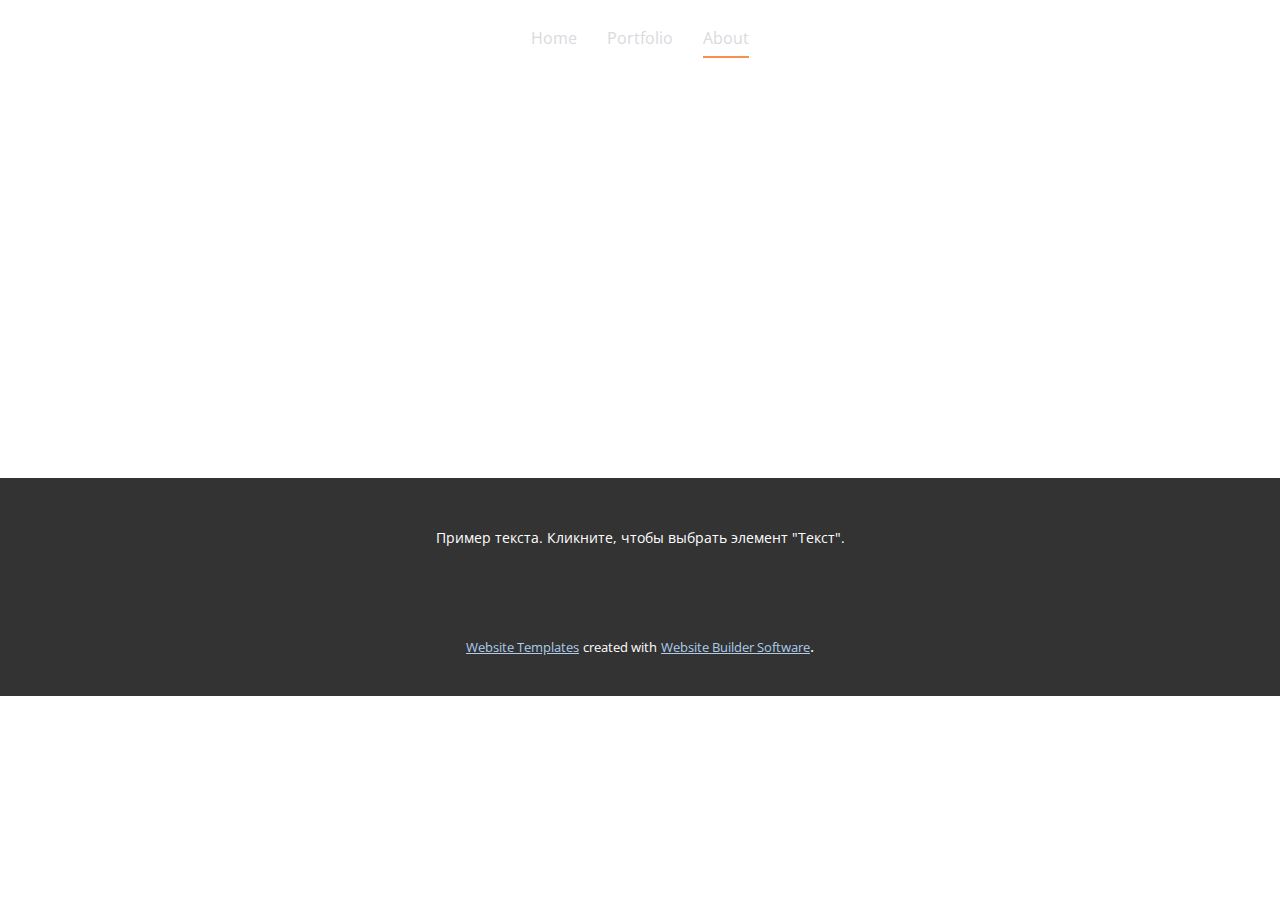
<file: About.html>
<!DOCTYPE html>
<html style="font-size: 16px;" lang="en"><head>
    <meta name="viewport" content="width=device-width, initial-scale=1.0">
    <meta charset="utf-8">
    <meta name="keywords" content="">
    <meta name="description" content="">
    <title>About</title>
    <link rel="stylesheet" href="nicepage.css" media="screen">
<link rel="stylesheet" href="About.css" media="screen">
    <script class="u-script" type="text/javascript" src="jquery.js" defer=""></script>
    <script class="u-script" type="text/javascript" src="nicepage.js" defer=""></script>
    <meta name="generator" content="Nicepage 5.10.10, nicepage.com">
    <link id="u-theme-google-font" rel="stylesheet" href="https://fonts.googleapis.com/css?family=Open+Sans:300,300i,400,400i,500,500i,600,600i,700,700i,800,800i|Poppins:100,100i,200,200i,300,300i,400,400i,500,500i,600,600i,700,700i,800,800i,900,900i">
    
    
    
    
    
    
    
    
    
    
    
    
    
    
    <script type="application/ld+json">{
		"@context": "http://schema.org",
		"@type": "Organization",
		"name": ""
}</script>
    <meta name="theme-color" content="#478ac9">
    <meta property="og:title" content="About">
    <meta property="og:type" content="website">
  <meta data-intl-tel-input-cdn-path="intlTelInput/"></head>
  <body class="u-body u-xl-mode" data-lang="en"><header class="u-clearfix u-header u-header" id="sec-dec6"><div class="u-clearfix u-sheet u-valign-middle u-sheet-1">
        <nav class="u-menu u-menu-hamburger u-offcanvas u-menu-1">
          <div class="menu-collapse">
            <a class="u-button-style u-nav-link" href="#">
              <svg class="u-svg-link" viewBox="0 0 24 24"><use xmlns:xlink="http://www.w3.org/1999/xlink" xlink:href="#menu-hamburger"></use></svg>
              <svg class="u-svg-content" version="1.1" id="menu-hamburger" viewBox="0 0 16 16" x="0px" y="0px" xmlns:xlink="http://www.w3.org/1999/xlink" xmlns="http://www.w3.org/2000/svg"><g><rect y="1" width="16" height="2"></rect><rect y="7" width="16" height="2"></rect><rect y="13" width="16" height="2"></rect>
</g></svg>
            </a>
          </div>
          <div class="u-custom-menu u-nav-container">
            <ul class="u-nav u-spacing-30 u-unstyled u-nav-1"><li class="u-nav-item"><a class="u-border-2 u-border-active-palette-3-base u-border-hover-palette-3-base u-border-no-left u-border-no-right u-border-no-top u-button-style u-nav-link u-text-active-palette-5-light-2 u-text-hover-palette-5-light-2 u-text-palette-5-light-2" href="Home.html" style="padding: 10px 0px;">Home</a>
</li><li class="u-nav-item"><a class="u-border-2 u-border-active-palette-3-base u-border-hover-palette-3-base u-border-no-left u-border-no-right u-border-no-top u-button-style u-nav-link u-text-active-palette-5-light-2 u-text-hover-palette-5-light-2 u-text-palette-5-light-2" href="Home.html#sec-c45a" style="padding: 10px 0px;">Portfolio</a>
</li><li class="u-nav-item"><a class="u-border-2 u-border-active-palette-3-base u-border-hover-palette-3-base u-border-no-left u-border-no-right u-border-no-top u-button-style u-nav-link u-text-active-palette-5-light-2 u-text-hover-palette-5-light-2 u-text-palette-5-light-2" href="Home.html#carousel_c9e4" style="padding: 10px 0px;">About</a>
</li></ul>
          </div>
          <div class="u-custom-menu u-nav-container-collapse">
            <div class="u-black u-container-style u-inner-container-layout u-opacity u-opacity-95 u-sidenav">
              <div class="u-inner-container-layout u-sidenav-overflow">
                <div class="u-menu-close"></div>
                <ul class="u-align-center u-nav u-popupmenu-items u-unstyled u-nav-2"><li class="u-nav-item"><a class="u-button-style u-nav-link" href="Home.html">Home</a>
</li><li class="u-nav-item"><a class="u-button-style u-nav-link" href="Home.html#sec-c45a">Portfolio</a>
</li><li class="u-nav-item"><a class="u-button-style u-nav-link" href="Home.html#carousel_c9e4">About</a>
</li></ul>
              </div>
            </div>
            <div class="u-black u-menu-overlay u-opacity u-opacity-70"></div>
          </div>
        </nav>
      </div></header>
    <section class="u-clearfix u-section-1" id="sec-33e9">
      <div class="u-clearfix u-sheet u-sheet-1"></div>
    </section>
    
    
    
    
    
    
    
    
    
    
    
    
    
    
    <footer class="u-align-center u-clearfix u-footer u-grey-80 u-footer" id="sec-5ed1"><div class="u-clearfix u-sheet u-sheet-1">
        <p class="u-small-text u-text u-text-variant u-text-1">Пример текста. Кликните, чтобы выбрать элемент "Текст".</p>
      </div></footer>
    <section class="u-backlink u-clearfix u-grey-80">
      <a class="u-link" href="https://nicepage.com/website-templates" target="_blank">
        <span>Website Templates</span>
      </a>
      <p class="u-text">
        <span>created with</span>
      </p>
      <a class="u-link" href="" target="_blank">
        <span>Website Builder Software</span>
      </a>. 
    </section>
  
</body></html>
</file>
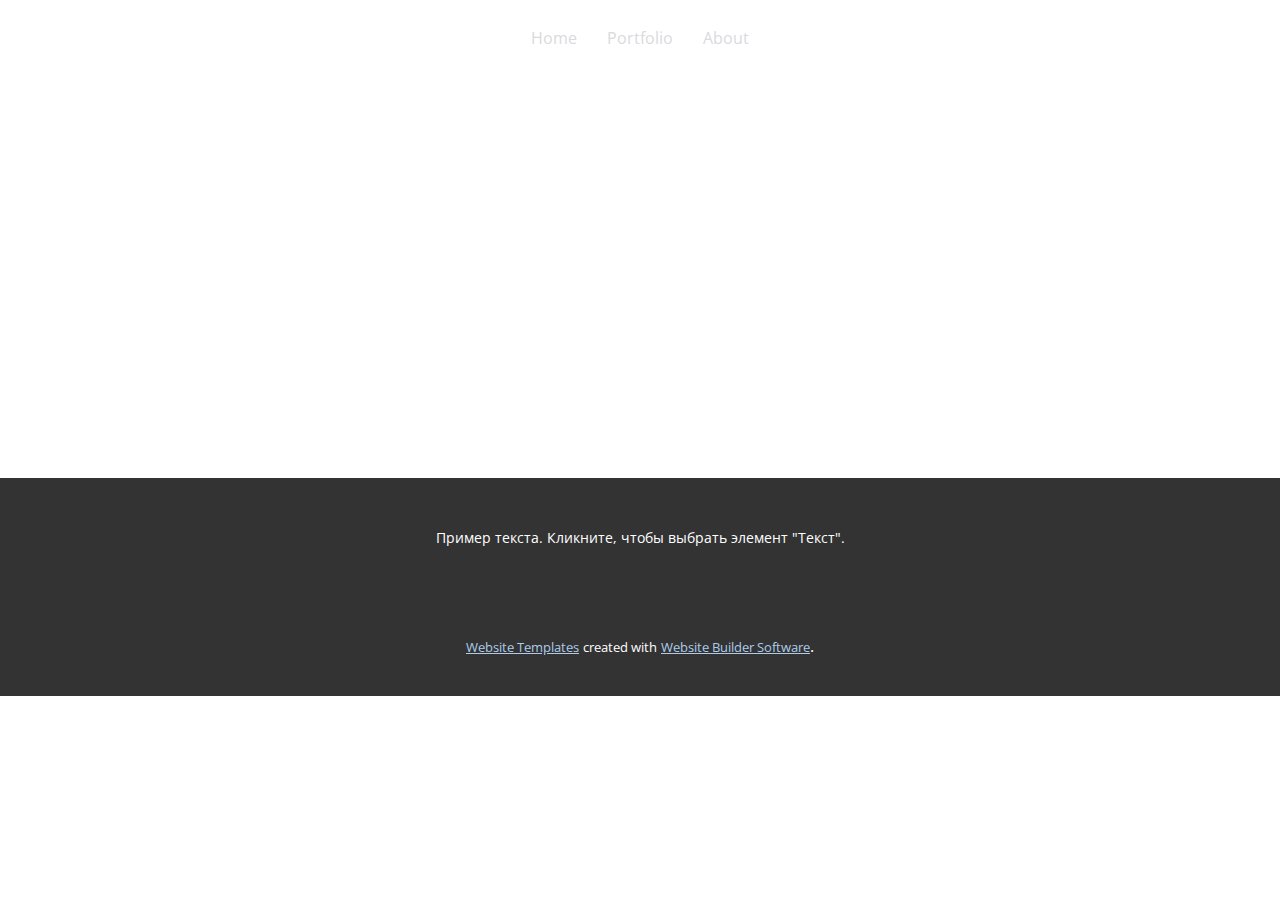
<file: Contact.html>
<!DOCTYPE html>
<html style="font-size: 16px;" lang="en"><head>
    <meta name="viewport" content="width=device-width, initial-scale=1.0">
    <meta charset="utf-8">
    <meta name="keywords" content="">
    <meta name="description" content="">
    <title>Contact</title>
    <link rel="stylesheet" href="nicepage.css" media="screen">
<link rel="stylesheet" href="Contact.css" media="screen">
    <script class="u-script" type="text/javascript" src="jquery.js" defer=""></script>
    <script class="u-script" type="text/javascript" src="nicepage.js" defer=""></script>
    <meta name="generator" content="Nicepage 5.10.10, nicepage.com">
    <link id="u-theme-google-font" rel="stylesheet" href="https://fonts.googleapis.com/css?family=Open+Sans:300,300i,400,400i,500,500i,600,600i,700,700i,800,800i|Poppins:100,100i,200,200i,300,300i,400,400i,500,500i,600,600i,700,700i,800,800i,900,900i">
    
    
    
    
    
    
    
    
    
    
    
    
    
    
    <script type="application/ld+json">{
		"@context": "http://schema.org",
		"@type": "Organization",
		"name": ""
}</script>
    <meta name="theme-color" content="#478ac9">
    <meta property="og:title" content="Contact">
    <meta property="og:type" content="website">
  <meta data-intl-tel-input-cdn-path="intlTelInput/"></head>
  <body class="u-body u-xl-mode" data-lang="en"><header class="u-clearfix u-header u-header" id="sec-dec6"><div class="u-clearfix u-sheet u-valign-middle u-sheet-1">
        <nav class="u-menu u-menu-hamburger u-offcanvas u-menu-1">
          <div class="menu-collapse">
            <a class="u-button-style u-nav-link" href="#">
              <svg class="u-svg-link" viewBox="0 0 24 24"><use xmlns:xlink="http://www.w3.org/1999/xlink" xlink:href="#menu-hamburger"></use></svg>
              <svg class="u-svg-content" version="1.1" id="menu-hamburger" viewBox="0 0 16 16" x="0px" y="0px" xmlns:xlink="http://www.w3.org/1999/xlink" xmlns="http://www.w3.org/2000/svg"><g><rect y="1" width="16" height="2"></rect><rect y="7" width="16" height="2"></rect><rect y="13" width="16" height="2"></rect>
</g></svg>
            </a>
          </div>
          <div class="u-custom-menu u-nav-container">
            <ul class="u-nav u-spacing-30 u-unstyled u-nav-1"><li class="u-nav-item"><a class="u-border-2 u-border-active-palette-3-base u-border-hover-palette-3-base u-border-no-left u-border-no-right u-border-no-top u-button-style u-nav-link u-text-active-palette-5-light-2 u-text-hover-palette-5-light-2 u-text-palette-5-light-2" href="Home.html" style="padding: 10px 0px;">Home</a>
</li><li class="u-nav-item"><a class="u-border-2 u-border-active-palette-3-base u-border-hover-palette-3-base u-border-no-left u-border-no-right u-border-no-top u-button-style u-nav-link u-text-active-palette-5-light-2 u-text-hover-palette-5-light-2 u-text-palette-5-light-2" href="Home.html#sec-c45a" style="padding: 10px 0px;">Portfolio</a>
</li><li class="u-nav-item"><a class="u-border-2 u-border-active-palette-3-base u-border-hover-palette-3-base u-border-no-left u-border-no-right u-border-no-top u-button-style u-nav-link u-text-active-palette-5-light-2 u-text-hover-palette-5-light-2 u-text-palette-5-light-2" href="Home.html#carousel_c9e4" style="padding: 10px 0px;">About</a>
</li></ul>
          </div>
          <div class="u-custom-menu u-nav-container-collapse">
            <div class="u-black u-container-style u-inner-container-layout u-opacity u-opacity-95 u-sidenav">
              <div class="u-inner-container-layout u-sidenav-overflow">
                <div class="u-menu-close"></div>
                <ul class="u-align-center u-nav u-popupmenu-items u-unstyled u-nav-2"><li class="u-nav-item"><a class="u-button-style u-nav-link" href="Home.html">Home</a>
</li><li class="u-nav-item"><a class="u-button-style u-nav-link" href="Home.html#sec-c45a">Portfolio</a>
</li><li class="u-nav-item"><a class="u-button-style u-nav-link" href="Home.html#carousel_c9e4">About</a>
</li></ul>
              </div>
            </div>
            <div class="u-black u-menu-overlay u-opacity u-opacity-70"></div>
          </div>
        </nav>
      </div></header>
    <section class="u-clearfix u-section-1" id="sec-1c87">
      <div class="u-clearfix u-sheet u-sheet-1"></div>
    </section>
    
    
    
    
    
    
    
    
    
    
    
    
    
    
    <footer class="u-align-center u-clearfix u-footer u-grey-80 u-footer" id="sec-5ed1"><div class="u-clearfix u-sheet u-sheet-1">
        <p class="u-small-text u-text u-text-variant u-text-1">Пример текста. Кликните, чтобы выбрать элемент "Текст".</p>
      </div></footer>
    <section class="u-backlink u-clearfix u-grey-80">
      <a class="u-link" href="https://nicepage.com/website-templates" target="_blank">
        <span>Website Templates</span>
      </a>
      <p class="u-text">
        <span>created with</span>
      </p>
      <a class="u-link" href="" target="_blank">
        <span>Website Builder Software</span>
      </a>. 
    </section>
  
</body></html>
</file>
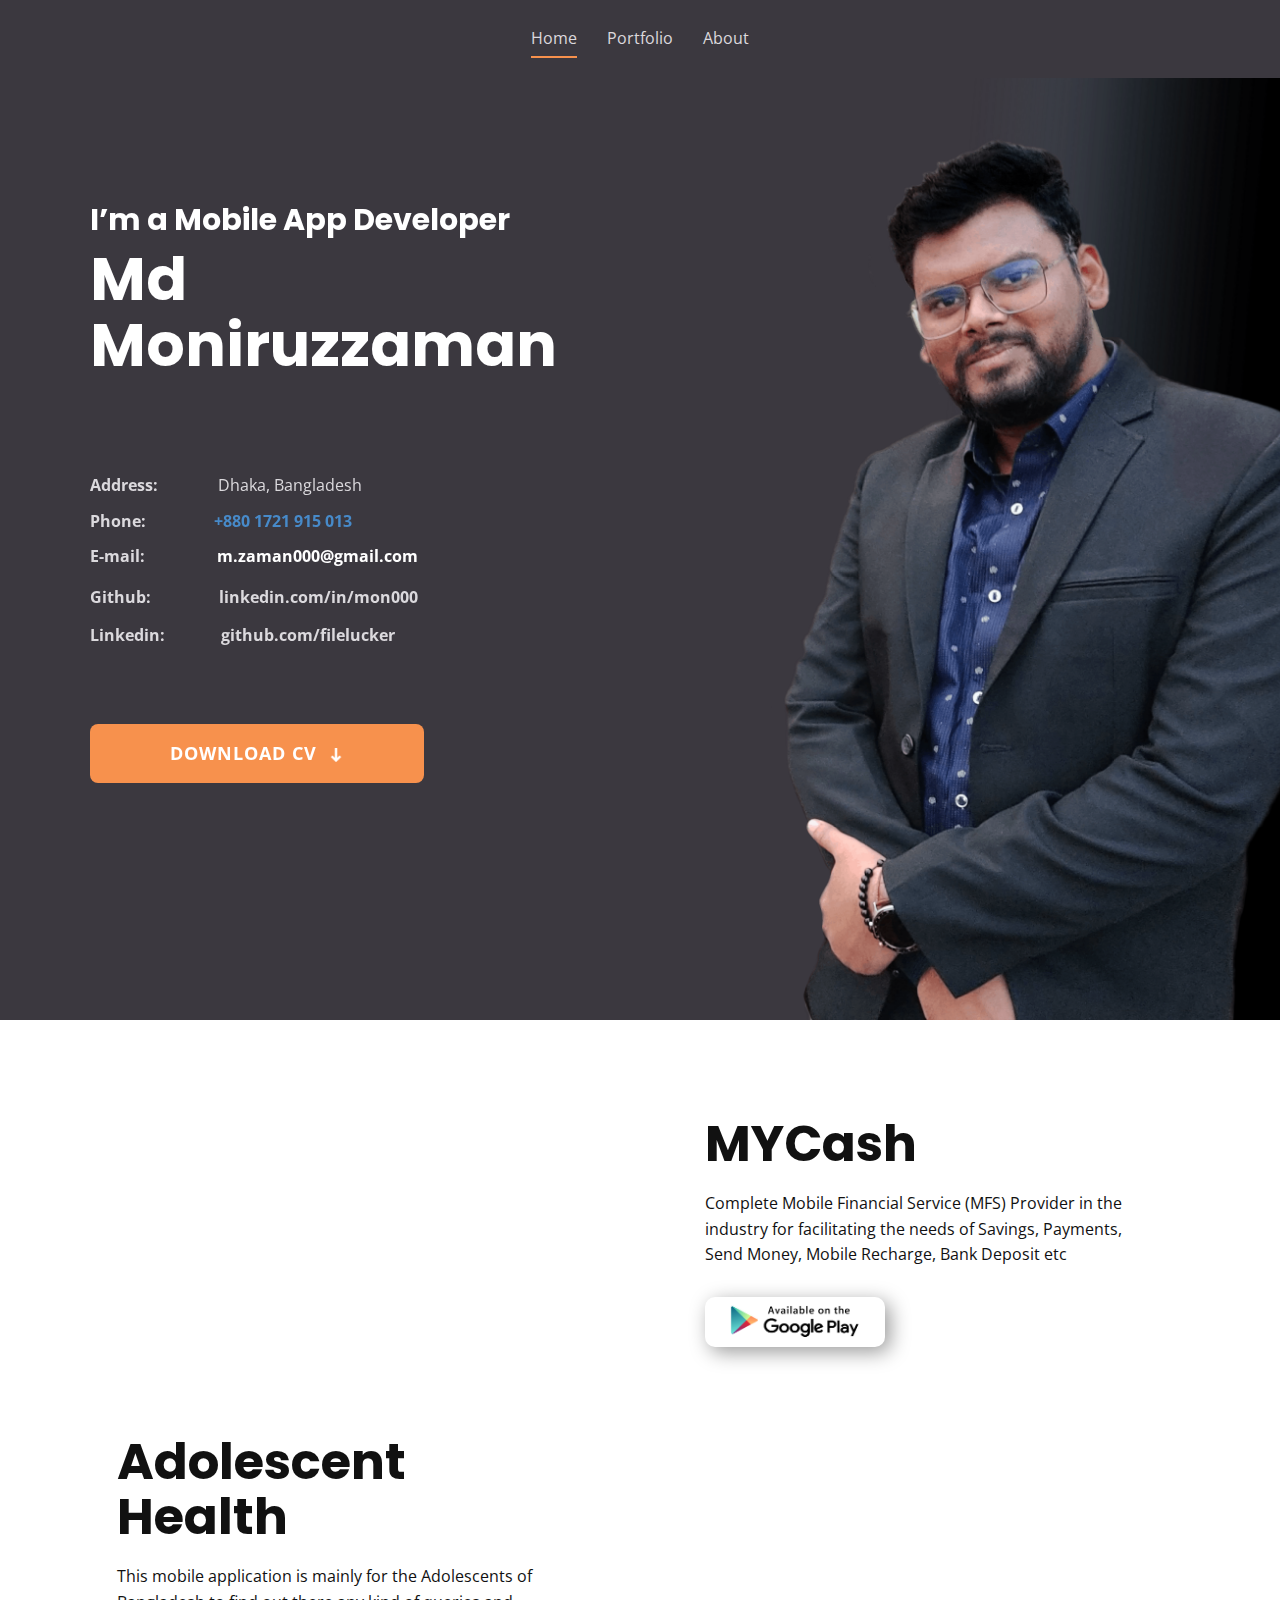
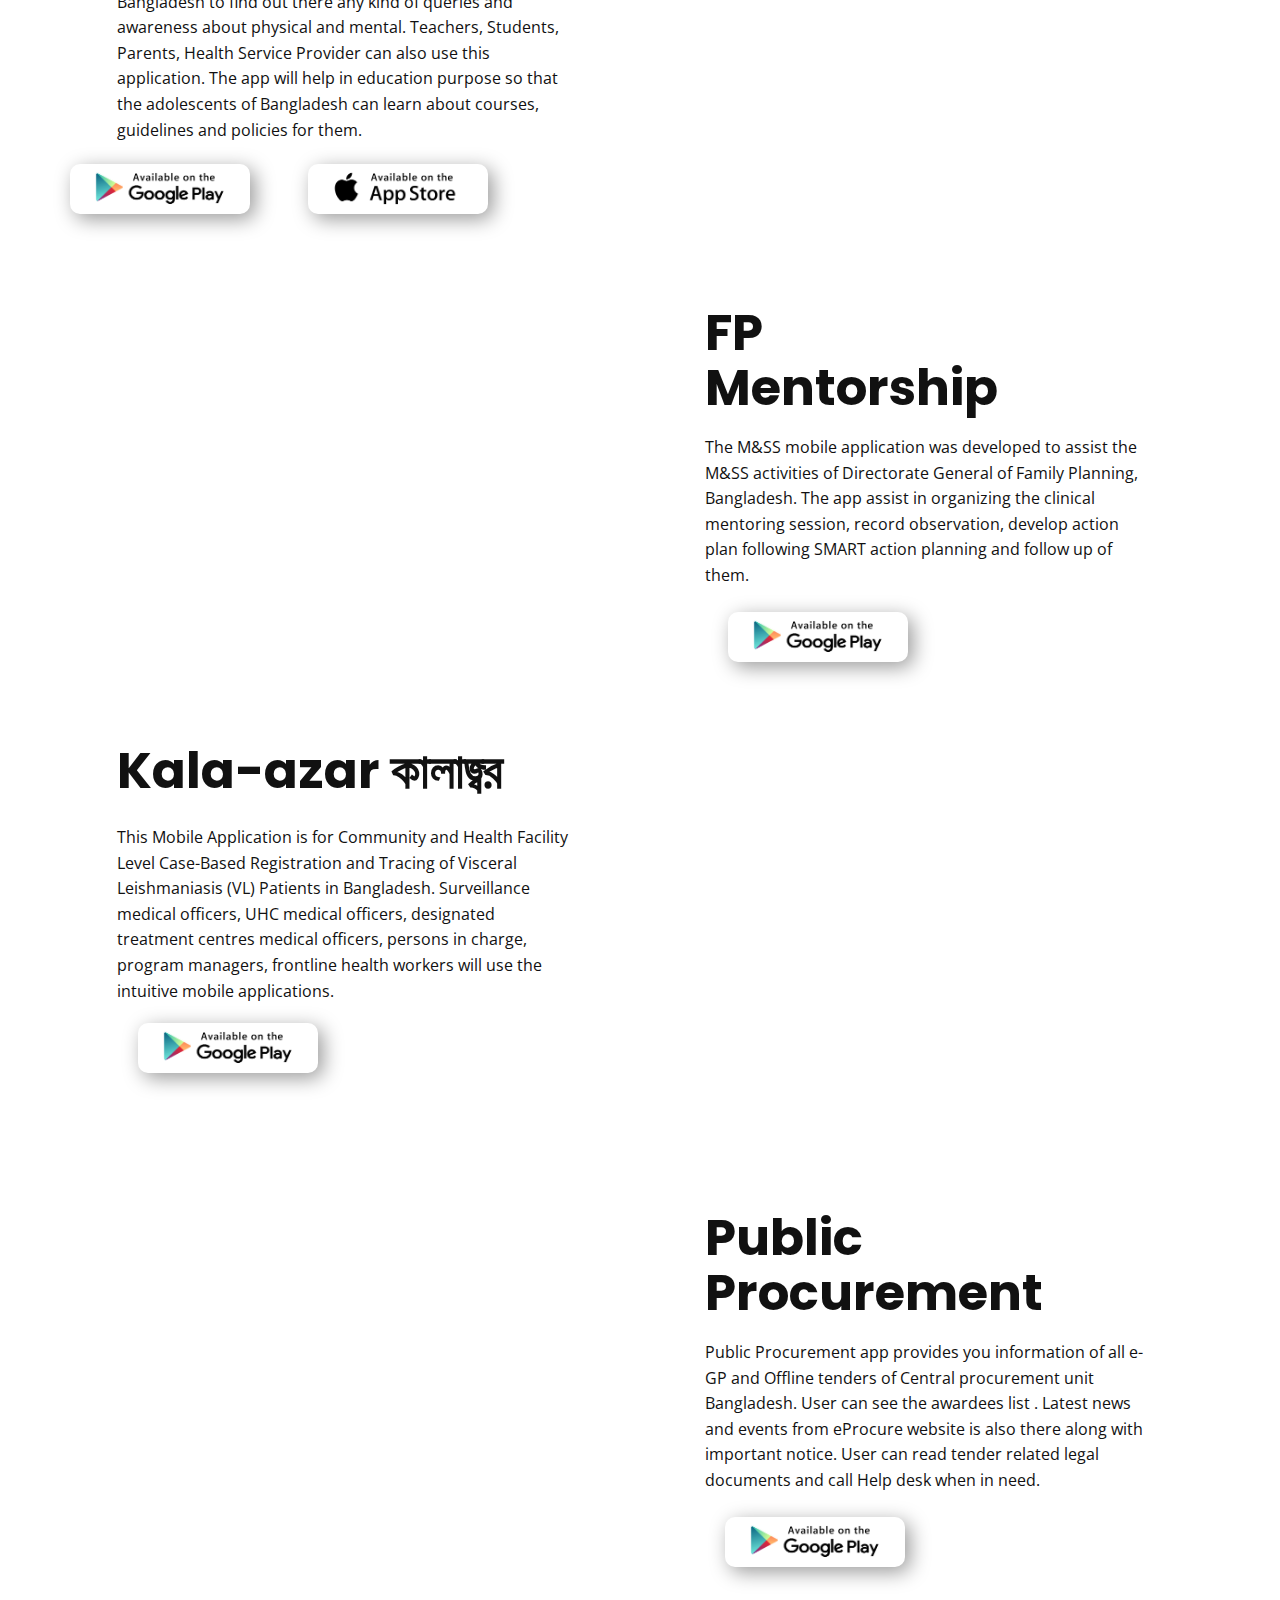
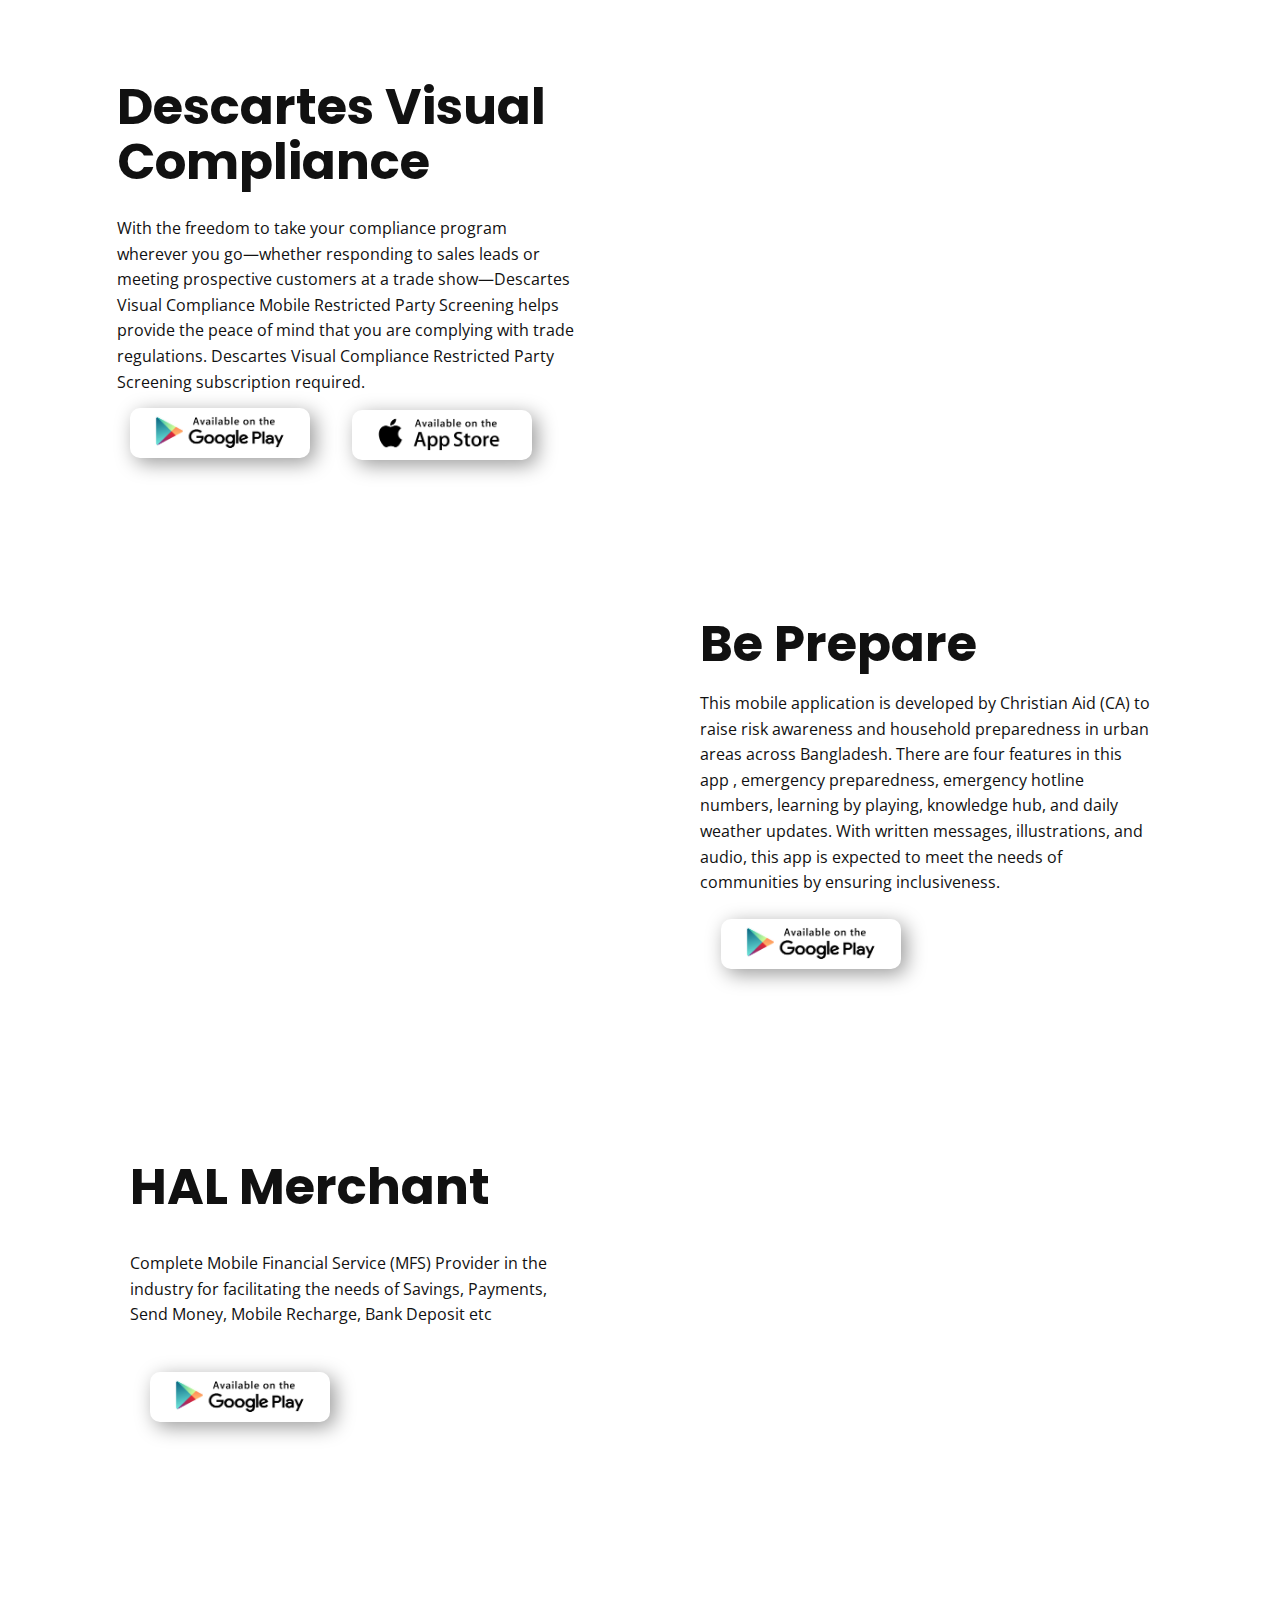
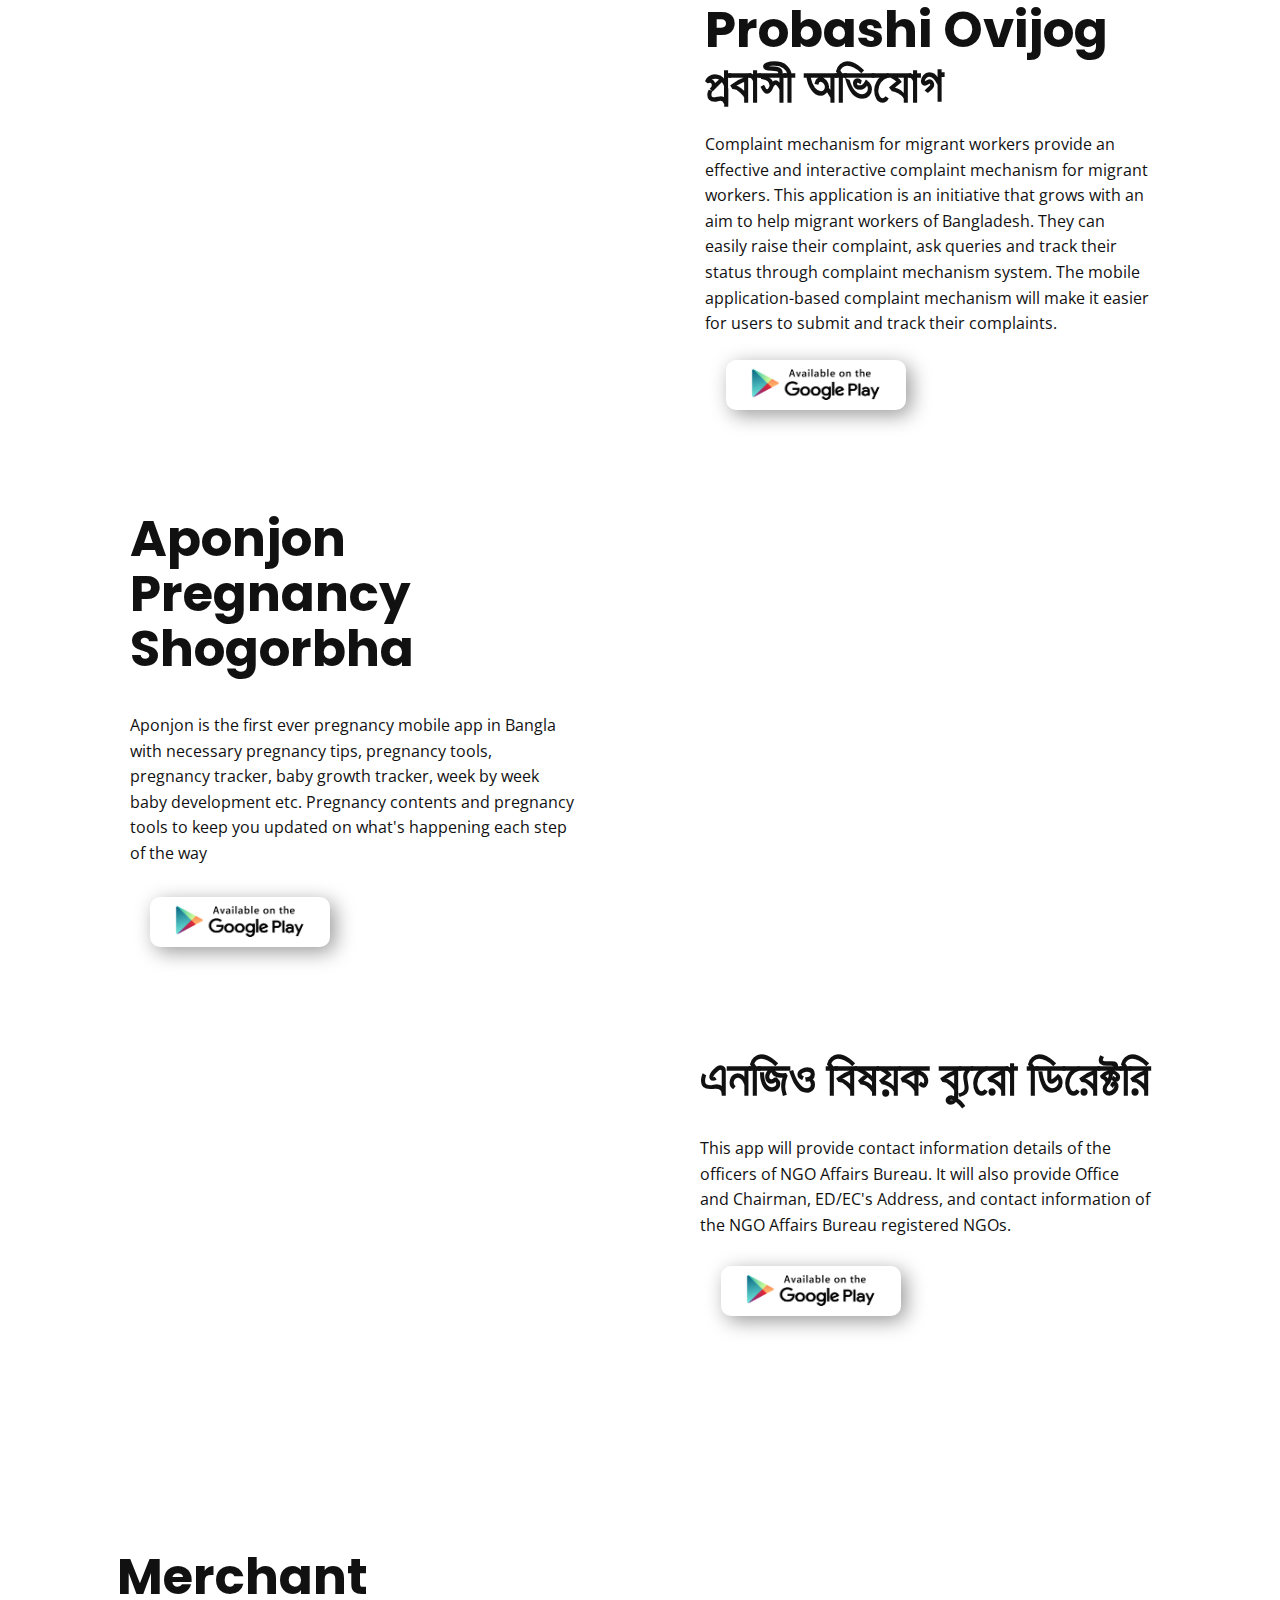
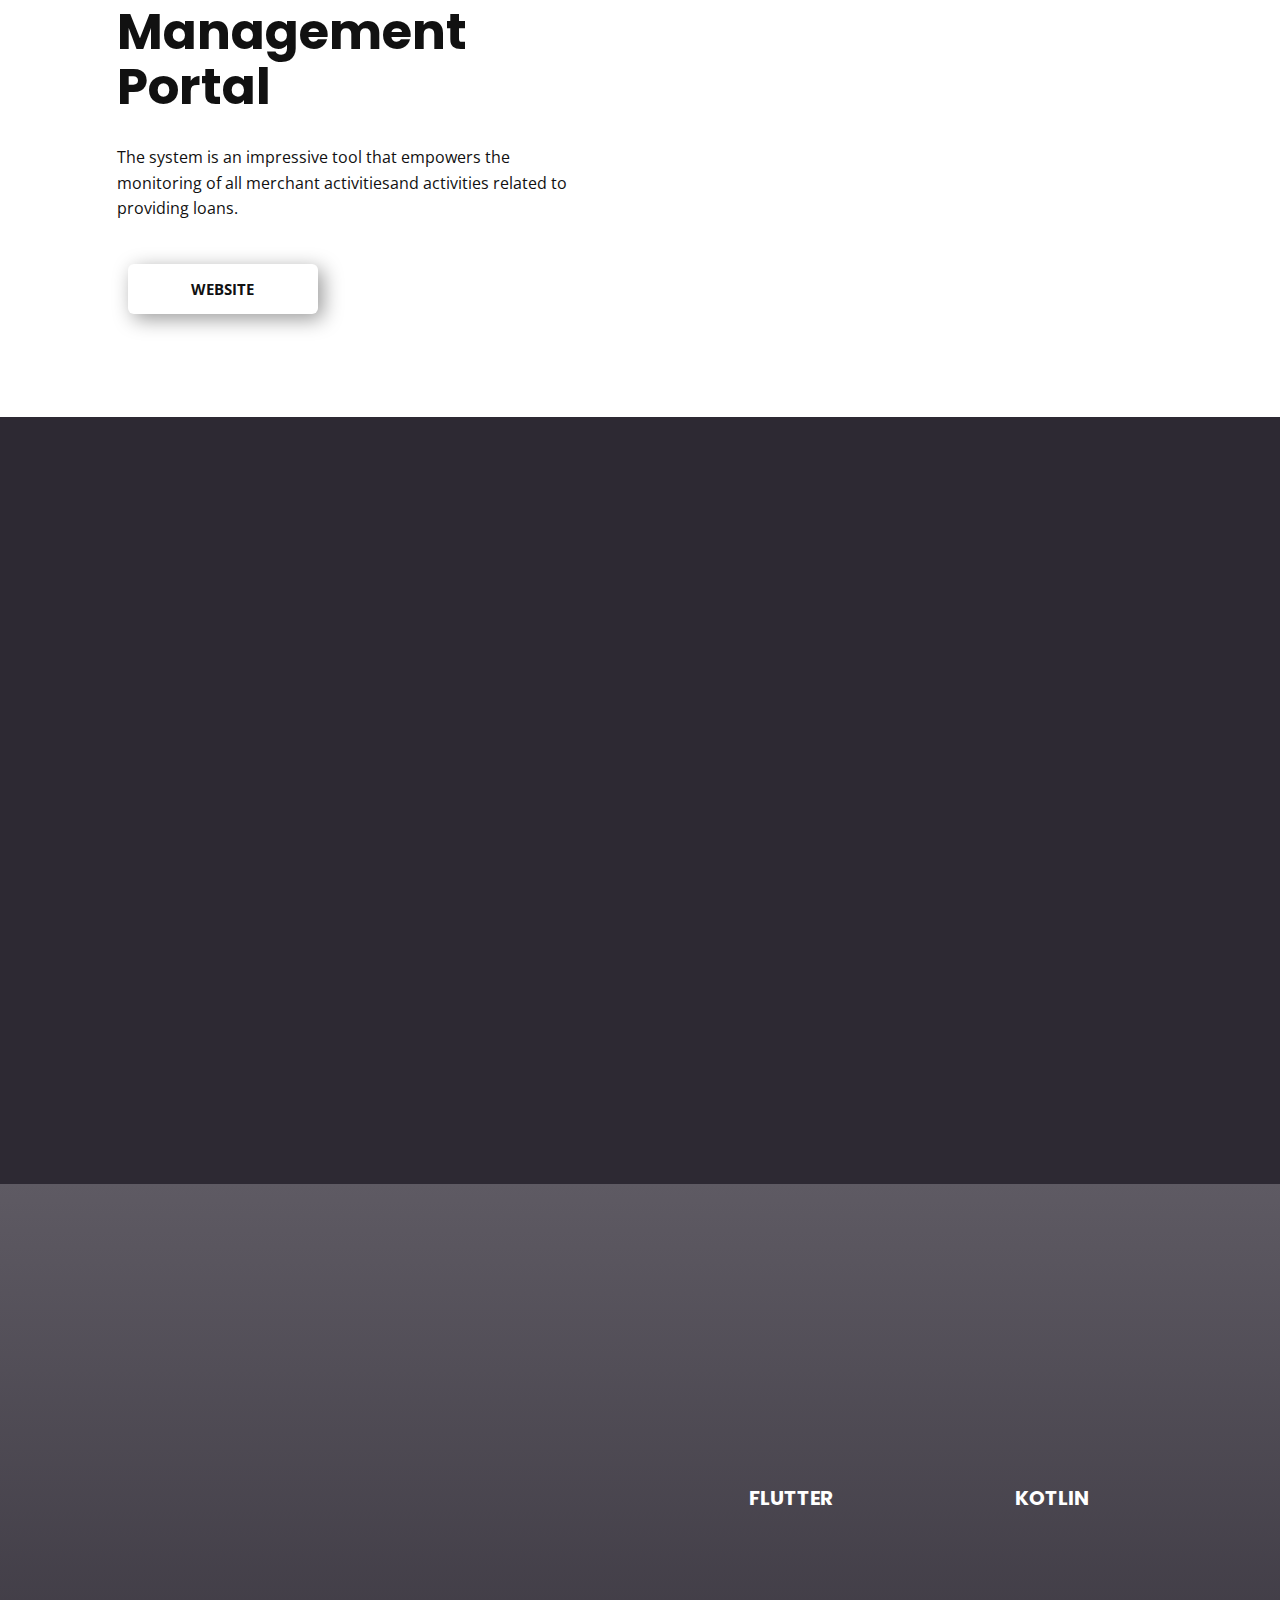
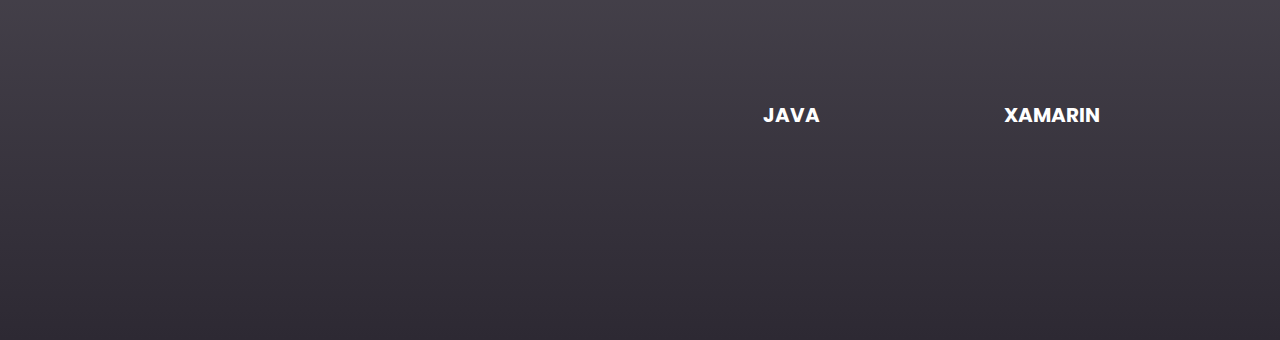
<file: Home.html>
<!DOCTYPE html>
<html style="font-size: 16px;" lang="en"><head>
    <meta name="viewport" content="width=device-width, initial-scale=1.0">
    <meta charset="utf-8">
    <meta name="keywords" content="Julian Mack, Experiences, ​Portfolio, ​Build your website
in record time">
    <meta name="description" content="">
    <title>Home</title>
    <link rel="stylesheet" href="nicepage.css" media="screen">
<link rel="stylesheet" href="Home.css" media="screen">
    <script class="u-script" type="text/javascript" src="jquery.js" defer=""></script>
    <script class="u-script" type="text/javascript" src="nicepage.js" defer=""></script>
    <meta name="generator" content="Nicepage 5.10.10, nicepage.com">
    <link id="u-theme-google-font" rel="stylesheet" href="https://fonts.googleapis.com/css?family=Open+Sans:300,300i,400,400i,500,500i,600,600i,700,700i,800,800i|Poppins:100,100i,200,200i,300,300i,400,400i,500,500i,600,600i,700,700i,800,800i,900,900i">
    
    
    
    
    
    
    
    
    
    
    
    
    
    
    
    
    
    <script type="application/ld+json">{
		"@context": "http://schema.org",
		"@type": "Organization",
		"name": ""
}</script>
    <meta name="theme-color" content="#478ac9">
    <meta property="og:title" content="Home">
    <meta property="og:type" content="website">
  <meta data-intl-tel-input-cdn-path="intlTelInput/"></head>
  <body class="u-body u-overlap u-overlap-transparent u-xl-mode" data-lang="en"><header class="u-clearfix u-header u-header" id="sec-dec6"><div class="u-clearfix u-sheet u-valign-middle u-sheet-1">
        <nav class="u-menu u-menu-hamburger u-offcanvas u-menu-1">
          <div class="menu-collapse">
            <a class="u-button-style u-nav-link" href="#">
              <svg class="u-svg-link" viewBox="0 0 24 24"><use xmlns:xlink="http://www.w3.org/1999/xlink" xlink:href="#menu-hamburger"></use></svg>
              <svg class="u-svg-content" version="1.1" id="menu-hamburger" viewBox="0 0 16 16" x="0px" y="0px" xmlns:xlink="http://www.w3.org/1999/xlink" xmlns="http://www.w3.org/2000/svg"><g><rect y="1" width="16" height="2"></rect><rect y="7" width="16" height="2"></rect><rect y="13" width="16" height="2"></rect>
</g></svg>
            </a>
          </div>
          <div class="u-custom-menu u-nav-container">
            <ul class="u-nav u-spacing-30 u-unstyled u-nav-1"><li class="u-nav-item"><a class="u-border-2 u-border-active-palette-3-base u-border-hover-palette-3-base u-border-no-left u-border-no-right u-border-no-top u-button-style u-nav-link u-text-active-palette-5-light-2 u-text-hover-palette-5-light-2 u-text-palette-5-light-2" href="Home.html" style="padding: 10px 0px;">Home</a>
</li><li class="u-nav-item"><a class="u-border-2 u-border-active-palette-3-base u-border-hover-palette-3-base u-border-no-left u-border-no-right u-border-no-top u-button-style u-nav-link u-text-active-palette-5-light-2 u-text-hover-palette-5-light-2 u-text-palette-5-light-2" href="Home.html#sec-c45a" style="padding: 10px 0px;">Portfolio</a>
</li><li class="u-nav-item"><a class="u-border-2 u-border-active-palette-3-base u-border-hover-palette-3-base u-border-no-left u-border-no-right u-border-no-top u-button-style u-nav-link u-text-active-palette-5-light-2 u-text-hover-palette-5-light-2 u-text-palette-5-light-2" href="Home.html#carousel_c9e4" style="padding: 10px 0px;">About</a>
</li></ul>
          </div>
          <div class="u-custom-menu u-nav-container-collapse">
            <div class="u-black u-container-style u-inner-container-layout u-opacity u-opacity-95 u-sidenav">
              <div class="u-inner-container-layout u-sidenav-overflow">
                <div class="u-menu-close"></div>
                <ul class="u-align-center u-nav u-popupmenu-items u-unstyled u-nav-2"><li class="u-nav-item"><a class="u-button-style u-nav-link" href="Home.html">Home</a>
</li><li class="u-nav-item"><a class="u-button-style u-nav-link" href="Home.html#sec-c45a">Portfolio</a>
</li><li class="u-nav-item"><a class="u-button-style u-nav-link" href="Home.html#carousel_c9e4">About</a>
</li></ul>
              </div>
            </div>
            <div class="u-black u-menu-overlay u-opacity u-opacity-70"></div>
          </div>
        </nav>
      </div></header>
    <section class="u-clearfix u-image u-section-1" id="sec-7ab1" data-image-width="1980" data-image-height="1320">
      <div class="u-clearfix u-layout-wrap u-layout-wrap-1">
        <div class="u-gutter-0 u-layout" style="">
          <div class="u-layout-row" style="">
            <div class="u-align-left-lg u-align-left-xl u-container-style u-layout-cell u-size-27-lg u-size-27-xl u-size-60-md u-size-60-sm u-size-60-xs u-layout-cell-1" data-animation-name="customAnimationIn" data-animation-duration="1500" data-animation-delay="0">
              <div class="u-container-layout u-container-layout-1">
                <h3 class="u-align-center-md u-align-center-sm u-align-center-xs u-align-left-lg u-align-left-xl u-text u-text-body-alt-color u-text-1"> I’m a Mobile App Developer</h3>
                <h2 class="u-align-center-md u-align-center-sm u-align-center-xs u-align-left-lg u-align-left-xl u-text u-text-body-alt-color u-text-2" data-animation-name="customAnimationIn" data-animation-duration="1250" data-animation-delay="750">Md<br>Moniruzzaman
                </h2>
                <p class="u-align-left u-text u-text-palette-5-light-2 u-text-3">
                  <br>
                  <br>Address:&nbsp; &nbsp; &nbsp; &nbsp; &nbsp; &nbsp; &nbsp;&nbsp;<span style="font-weight: 400;">&nbsp;<span style="font-weight: 400;">Dhaka, Bangladesh</span>
                  </span>
                  <br>Phone:&nbsp; &nbsp; &nbsp; &nbsp; &nbsp; &nbsp; &nbsp;&nbsp; &nbsp;<span class="u-text-body-alt-color">
                    <a href="tel:+8801721915013" data-animation-name="" data-animation-duration="0" data-animation-delay="0" data-animation-direction="" class="u-active-none u-border-none u-btn u-button-style u-hover-none u-none u-text-palette-1-base u-btn-1">+880 1721 915 013</a>
                  </span>
                  <br>E-mail:&nbsp; &nbsp; &nbsp; &nbsp; &nbsp; &nbsp; &nbsp; &nbsp; &nbsp;<a href="mailto:m.zaman000@gmail.com?subject=Connect%20through%20website" class="u-active-none u-border-none u-btn u-button-style u-hover-none u-none u-text-palette-1-base u-btn-2">&nbsp;<span class="u-text-body-alt-color">m.zaman000@gmail.com</span>
                  </a>
                  <span class="u-text-body-alt-color"></span>
                  <br>Github:&nbsp; &nbsp; &nbsp; &nbsp; &nbsp; &nbsp; &nbsp; &nbsp; &nbsp;linkedin.com/in/mon000<span style="font-size: 1.25rem;"></span>
                  <br>Linkedin:&nbsp; &nbsp; &nbsp; &nbsp; &nbsp; &nbsp; &nbsp;<span style="font-weight: 400;">&nbsp;</span>github.com/filelucker
                </p>
                <a href="https://nicepage.com/website-mockup" class="u-active-palette-5-dark-2 u-border-none u-btn u-btn-round u-button-style u-hover-palette-5-dark-2 u-palette-3-base u-radius-8 u-text-active-white u-text-body-alt-color u-text-hover-white u-btn-3" data-animation-name="customAnimationIn" data-animation-duration="1500" data-animation-delay="250">Download cv&nbsp;&nbsp;<span class="u-file-icon u-icon u-text-white u-icon-1"><img src="images/959159-5d3ea7b7.png" alt=""></span>
                </a>
              </div>
            </div>
            <div class="u-container-style u-layout-cell u-size-33-lg u-size-33-xl u-size-60-md u-size-60-sm u-size-60-xs u-layout-cell-2" data-animation-name="customAnimationIn" data-animation-duration="1500" data-animation-delay="0">
              <div class="u-container-layout u-valign-top u-container-layout-2">
                <img class="u-image u-image-1" src="images/IMG_20220113_1717137.png" data-image-width="1871" data-image-height="3456">
              </div>
            </div>
          </div>
        </div>
      </div>
    </section>
    <section class="u-clearfix u-section-2" id="sec-c45a">
      <div class="u-clearfix u-sheet u-sheet-1">
        <div class="u-clearfix u-expanded-width u-gutter-10 u-layout-wrap u-layout-wrap-1">
          <div class="u-gutter-0 u-layout">
            <div class="u-layout-col">
              <div class="u-size-30">
                <div class="u-layout-row">
                  <div class="u-container-style u-dialog-link u-hover-feature u-image u-layout-cell u-size-30 u-image-1" data-image-width="1464" data-image-height="624" data-animation-name="customAnimationIn" data-animation-duration="1000" data-href="#sec-8b74">
                    <div class="u-container-layout u-valign-middle u-container-layout-1"></div>
                  </div>
                  <div class="u-align-left u-container-style u-layout-cell u-size-30 u-layout-cell-2">
                    <div class="u-container-layout u-valign-bottom-sm u-valign-bottom-xs u-container-layout-2">
                      <h2 class="u-align-left-xs u-text u-text-1"> MYCash</h2>
                      <p class="u-text u-text-2"> Complete Mobile Financial Service (MFS) Provider in the industry for facilitating the needs of Savings, Payments, Send Money, Mobile Recharge, Bank Deposit etc</p>
                      <img class="u-image u-image-contain u-image-round u-radius-10 u-image-2" src="images/available-on-the-app-store-logo2.png" alt="" data-image-width="1280" data-image-height="433" data-href="https://play.google.com/store/apps/details?id=com.mycash" data-target="_blank">
                    </div>
                  </div>
                </div>
              </div>
              <div class="u-size-30">
                <div class="u-layout-row">
                  <div class="u-align-left u-container-style u-layout-cell u-size-30 u-layout-cell-3">
                    <div class="u-container-layout u-container-layout-3">
                      <h2 class="u-text u-text-3"> Adolescent Health</h2>
                      <p class="u-text u-text-4"> This mobile application is mainly for the Adolescents of Bangladesh to find out there any kind of queries and awareness about physical and mental. Teachers, Students, Parents, Health Service Provider can also use this application. The app will help in education purpose so that the adolescents of Bangladesh can learn about courses, guidelines and policies for them.&nbsp;<br>
                      </p>
                      <img class="u-image u-image-contain u-image-round u-radius-10 u-image-3" src="images/available-on-the-app-store-logo4.png" alt="" data-image-width="1280" data-image-height="433" data-href="https://apps.apple.com/us/app/adolescent-health/id1569604494" data-target="_blank">
                      <img class="u-image u-image-contain u-image-round u-radius-10 u-image-4" src="images/available-on-the-app-store-logo2.png" alt="" data-image-width="1280" data-image-height="433" data-href="https://play.google.com/store/apps/details?id=com.dnet.unicef.adolescent" data-target="_blank">
                    </div>
                  </div>
                  <div class="u-container-style u-dialog-link u-hover-feature u-image u-layout-cell u-size-30 u-image-5" data-image-width="2244" data-image-height="992" data-href="#sec-bd74" data-animation-name="customAnimationIn" data-animation-duration="1000">
                    <div class="u-container-layout u-valign-middle u-container-layout-4"></div>
                  </div>
                </div>
              </div>
            </div>
          </div>
        </div>
        <div class="u-clearfix u-expanded-width u-gutter-10 u-layout-wrap u-layout-wrap-2">
          <div class="u-gutter-0 u-layout">
            <div class="u-layout-col">
              <div class="u-size-30">
                <div class="u-layout-row">
                  <div class="u-container-style u-dialog-link u-hover-feature u-image u-layout-cell u-size-30 u-image-6" data-image-width="2312" data-image-height="946" data-href="#sec-b68b" data-animation-name="customAnimationIn" data-animation-duration="1000">
                    <div class="u-container-layout u-valign-middle u-container-layout-5"></div>
                  </div>
                  <div class="u-align-left u-container-style u-layout-cell u-size-30 u-layout-cell-6">
                    <div class="u-container-layout u-container-layout-6">
                      <h2 class="u-text u-text-5">FP&nbsp;<br>Mentorship
                      </h2>
                      <p class="u-text u-text-6"> The M&amp;SS mobile application was developed to assist the M&amp;SS activities of Directorate General of Family Planning, Bangladesh. The app assist in organizing the clinical mentoring session, record observation, develop action plan following SMART action planning and follow up of them.</p>
                      <img class="u-image u-image-contain u-image-round u-radius-10 u-image-7" src="images/available-on-the-app-store-logo2.png" alt="" data-image-width="1280" data-image-height="433" data-href="https://play.google.com/store/apps/details?id=com.pathfinder.mentor" data-target="_blank">
                    </div>
                  </div>
                </div>
              </div>
              <div class="u-size-30">
                <div class="u-layout-row">
                  <div class="u-align-left u-container-style u-layout-cell u-size-30 u-layout-cell-7">
                    <div class="u-container-layout u-container-layout-7">
                      <h2 class="u-text u-text-7"> Kala-azar কালাজ্বর</h2>
                      <p class="u-text u-text-8"> This Mobile Application is for Community and Health Facility Level Case-Based Registration and Tracing of Visceral Leishmaniasis (VL) Patients in Bangladesh. Surveillance medical officers, UHC medical officers, designated treatment centres medical officers, persons in charge, program managers, frontline health workers will use the intuitive mobile applications.</p>
                      <img class="u-image u-image-contain u-image-round u-radius-10 u-image-8" src="images/available-on-the-app-store-logo2.png" alt="" data-image-width="1280" data-image-height="433" data-href="https://play.google.com/store/apps/details?id=com.dnet.vltracker" data-target="_blank">
                    </div>
                  </div>
                  <div class="u-container-style u-dialog-link u-hover-feature u-image u-layout-cell u-size-30 u-image-9" data-image-width="2356" data-image-height="984" data-href="#sec-b031" data-animation-name="customAnimationIn" data-animation-duration="1000">
                    <div class="u-container-layout u-valign-middle u-container-layout-8"></div>
                  </div>
                </div>
              </div>
            </div>
          </div>
        </div>
        <div class="u-clearfix u-expanded-width u-gutter-10 u-layout-wrap u-layout-wrap-3">
          <div class="u-gutter-0 u-layout">
            <div class="u-layout-col">
              <div class="u-size-30">
                <div class="u-layout-row">
                  <div class="u-container-style u-dialog-link u-hover-feature u-image u-layout-cell u-size-30 u-image-10" data-image-width="1904" data-image-height="814" data-href="#sec-1f22" data-animation-name="customAnimationIn" data-animation-duration="1000">
                    <div class="u-container-layout u-valign-middle u-container-layout-9"></div>
                  </div>
                  <div class="u-align-left u-container-style u-layout-cell u-size-30 u-layout-cell-10">
                    <div class="u-container-layout u-container-layout-10">
                      <h2 class="u-text u-text-9"> Public Procurement</h2>
                      <p class="u-text u-text-10"> Public Procurement app provides you information of all e-GP and Offline tenders of Central procurement unit Bangladesh. User can see the awardees list . Latest news and events from eProcure website is also there along with important notice. User can read tender related legal documents and call Help desk when in need.</p>
                      <img class="u-image u-image-contain u-image-round u-radius-10 u-image-11" src="images/available-on-the-app-store-logo2.png" alt="" data-image-width="1280" data-image-height="433" data-href="https://play.google.com/store/apps/details?id=com.cptu" data-target="_blank">
                    </div>
                  </div>
                </div>
              </div>
              <div class="u-size-30">
                <div class="u-layout-row">
                  <div class="u-align-left u-container-style u-layout-cell u-size-30 u-layout-cell-11">
                    <div class="u-container-layout u-container-layout-11">
                      <h2 class="u-text u-text-11"> Descartes Visual Compliance</h2>
                      <p class="u-text u-text-12"> With the freedom to take your compliance program wherever you go—whether responding to sales leads or meeting prospective customers at a trade show—Descartes Visual Compliance Mobile Restricted Party Screening helps provide the peace of mind that you are complying with trade regulations. Descartes Visual Compliance Restricted Party Screening subscription required.</p>
                      <img class="u-image u-image-contain u-image-round u-radius-10 u-image-12" src="images/available-on-the-app-store-logo2.png" alt="" data-image-width="1280" data-image-height="433" data-href="https://play.google.com/store/apps/details?id=com.descartes.VisualCompliance" data-target="_blank">
                      <img class="u-image u-image-contain u-image-round u-radius-10 u-image-13" src="images/available-on-the-app-store-logo4.png" alt="" data-image-width="1280" data-image-height="433" data-href="https://apps.apple.com/us/app/descartes-visualcompliance/id1573783267" data-target="_blank">
                    </div>
                  </div>
                  <div class="u-container-style u-dialog-link u-hover-feature u-image u-layout-cell u-size-30 u-image-14" data-image-width="2510" data-image-height="982" data-href="#sec-041d" data-animation-name="customAnimationIn" data-animation-duration="1000">
                    <div class="u-container-layout u-valign-middle u-container-layout-12"></div>
                  </div>
                </div>
              </div>
            </div>
          </div>
        </div>
        <div class="u-clearfix u-expanded-width u-gutter-0 u-layout-wrap u-layout-wrap-4">
          <div class="u-gutter-0 u-layout">
            <div class="u-layout-col">
              <div class="u-size-30">
                <div class="u-layout-row">
                  <div class="u-container-style u-dialog-link u-hover-feature u-image u-layout-cell u-size-30 u-image-15" data-image-width="2192" data-image-height="936" data-href="#sec-2057" data-animation-name="customAnimationIn" data-animation-duration="1000">
                    <div class="u-container-layout u-valign-middle u-container-layout-13"></div>
                  </div>
                  <div class="u-align-left u-container-style u-layout-cell u-size-30 u-layout-cell-14">
                    <div class="u-container-layout u-container-layout-14">
                      <h2 class="u-text u-text-13"> Be Prepare</h2>
                      <p class="u-text u-text-14"> This mobile application is developed by Christian Aid (CA) to raise risk awareness and household preparedness in urban areas across Bangladesh. There are four features in this app , emergency preparedness, emergency hotline numbers, learning by playing, knowledge hub, and daily weather updates. With written messages, illustrations, and audio, this app is expected to meet the needs of communities by ensuring inclusiveness.</p>
                      <img class="u-image u-image-contain u-image-round u-radius-10 u-image-16" src="images/available-on-the-app-store-logo2.png" alt="" data-image-width="1280" data-image-height="433" data-href="https://play.google.com/store/apps/details?id=com.be.prep" data-target="_blank">
                    </div>
                  </div>
                </div>
              </div>
              <div class="u-size-30">
                <div class="u-layout-row">
                  <div class="u-align-left u-container-style u-layout-cell u-size-30 u-layout-cell-15">
                    <div class="u-container-layout u-container-layout-15">
                      <h2 class="u-text u-text-15"> HAL Merchant</h2>
                      <p class="u-text u-text-16"> Complete Mobile Financial Service (MFS) Provider in the industry for facilitating the needs of Savings, Payments, Send Money, Mobile Recharge, Bank Deposit etc</p>
                      <img class="u-image u-image-contain u-image-round u-radius-10 u-image-17" src="images/available-on-the-app-store-logo2.png" alt="" data-image-width="1280" data-image-height="433" data-href="https://play.google.com/store/apps/details?id=qpay.android.app.haltechbd.com" data-target="_blank">
                    </div>
                  </div>
                  <div class="u-container-style u-dialog-link u-hover-feature u-image u-layout-cell u-size-30 u-image-18" data-image-width="2004" data-image-height="1144" data-href="#sec-cebf" data-animation-name="customAnimationIn" data-animation-duration="1000">
                    <div class="u-container-layout u-valign-middle u-container-layout-16"></div>
                  </div>
                </div>
              </div>
            </div>
          </div>
        </div>
        <div class="u-clearfix u-expanded-width u-gutter-10 u-layout-wrap u-layout-wrap-5">
          <div class="u-gutter-0 u-layout">
            <div class="u-layout-col">
              <div class="u-size-30">
                <div class="u-layout-row">
                  <div class="u-container-style u-dialog-link u-hover-feature u-image u-layout-cell u-size-30 u-image-19" data-image-width="1464" data-image-height="624" data-href="#sec-7717" data-animation-name="customAnimationIn" data-animation-duration="1000">
                    <div class="u-container-layout u-valign-middle u-container-layout-17"></div>
                  </div>
                  <div class="u-align-left u-container-style u-layout-cell u-size-30 u-layout-cell-18">
                    <div class="u-container-layout u-container-layout-18">
                      <h2 class="u-text u-text-17"> Probashi Ovijog<br>প্রবাসী অভিযোগ
                      </h2>
                      <p class="u-text u-text-18"> Complaint mechanism for migrant workers provide an effective and interactive complaint mechanism for migrant workers. This application is an initiative that grows with an aim to help migrant workers of Bangladesh. They can easily raise their complaint, ask queries and track their status through complaint mechanism system. The mobile application-based complaint mechanism will make it easier for users to submit and track their complaints.</p>
                      <img class="u-image u-image-contain u-image-round u-radius-10 u-image-20" src="images/available-on-the-app-store-logo2.png" alt="" data-image-width="1280" data-image-height="433" data-href="https://m.apkpure.com/bn/probashi-ovijog-%E0%A6%AA%E0%A7%8D%E0%A6%B0%E0%A6%AC%E0%A6%BE%E0%A6%B8%E0%A7%80-%E0%A6%85%E0%A6%AD%E0%A6%BF%E0%A6%AF%E0%A7%8B%E0%A6%97/bd.org.ilo.probashikallyan" data-target="_blank">
                    </div>
                  </div>
                </div>
              </div>
              <div class="u-size-30">
                <div class="u-layout-row">
                  <div class="u-align-left u-container-style u-layout-cell u-size-30 u-layout-cell-19">
                    <div class="u-container-layout u-container-layout-19">
                      <h2 class="u-text u-text-19"> Aponjon Pregnancy<br>Shogorbha
                      </h2>
                      <p class="u-text u-text-20"> Aponjon is the first ever pregnancy mobile app in Bangla with necessary pregnancy tips, pregnancy tools, pregnancy tracker, baby growth tracker, week by week baby development etc. Pregnancy contents and pregnancy tools to keep you updated on what's happening each step of the way&nbsp;</p>
                      <img class="u-image u-image-contain u-image-round u-radius-10 u-image-21" src="images/available-on-the-app-store-logo2.png" alt="" data-image-width="1280" data-image-height="433" data-href="https://play.google.com/store/apps/details?id=com.bd.aponjon.pregnancy" data-target="_blank">
                    </div>
                  </div>
                  <div class="u-container-style u-dialog-link u-hover-feature u-image u-layout-cell u-size-30 u-image-22" data-image-width="2688" data-image-height="1024" data-href="#sec-b6d4" data-animation-name="customAnimationIn" data-animation-duration="1000">
                    <div class="u-container-layout u-valign-middle u-container-layout-20"></div>
                  </div>
                </div>
              </div>
            </div>
          </div>
        </div>
        <div class="u-clearfix u-expanded-width u-gutter-0 u-layout-wrap u-layout-wrap-6">
          <div class="u-gutter-0 u-layout">
            <div class="u-layout-col">
              <div class="u-size-30">
                <div class="u-layout-row">
                  <div class="u-container-style u-dialog-link u-hover-feature u-image u-layout-cell u-size-30 u-image-23" data-image-width="2616" data-image-height="1132" data-href="#sec-92f3" data-animation-name="customAnimationIn" data-animation-duration="1000">
                    <div class="u-container-layout u-valign-middle u-container-layout-21"></div>
                  </div>
                  <div class="u-align-left u-container-style u-layout-cell u-size-30 u-layout-cell-22">
                    <div class="u-container-layout u-container-layout-22">
                      <h2 class="u-text u-text-21"> এনজিও বিষয়ক ব্যুরো ডিরেক্টরি</h2>
                      <p class="u-text u-text-22"> This app will provide contact information details of the officers of NGO Affairs Bureau. It will also provide Office and Chairman, ED/EC's Address, and contact information of the NGO Affairs Bureau registered NGOs.</p>
                      <img class="u-image u-image-contain u-image-round u-radius-10 u-image-24" src="images/available-on-the-app-store-logo2.png" alt="" data-image-width="1280" data-image-height="433" data-href="https://play.google.com/store/apps/details?id=org.dnet.ngob.directory" data-target="_blank">
                    </div>
                  </div>
                </div>
              </div>
              <div class="u-size-30">
                <div class="u-layout-row">
                  <div class="u-align-left u-container-style u-layout-cell u-size-30 u-layout-cell-23">
                    <div class="u-container-layout u-container-layout-23">
                      <h2 class="u-text u-text-23"><b>Merchant Management Portal</b>
                      </h2>
                      <p class="u-text u-text-24">The system is an impressive tool that empowers the monitoring of all merchant activitiesand activities related to providing loans.<br>
                      </p>
                      <a href="https://lending.pranisheba.com.bd" class="u-border-none u-btn u-btn-round u-button-style u-hover-palette-1-light-1 u-radius-6 u-white u-btn-1" target="_blank">WEBSITE</a>
                    </div>
                  </div>
                  <div class="u-container-style u-dialog-link u-hover-feature u-image u-layout-cell u-size-30 u-image-25" data-animation-name="customAnimationIn" data-animation-duration="1000" data-href="#sec-95fe" data-image-width="2716" data-image-height="1170">
                    <div class="u-container-layout u-valign-middle u-container-layout-24"></div>
                  </div>
                </div>
              </div>
            </div>
          </div>
        </div>
      </div>
      
      
      
      
      
      
      
      
      
      
      
      
    </section>
    <section class="u-align-center u-clearfix u-palette-5-dark-3 u-section-3" src="" id="carousel_0bbc">
      <div class="u-clearfix u-sheet u-sheet-1">
        <div class="u-align-center-xs u-border-10 u-border-palette-5-dark-2 u-image u-image-circle u-image-1" alt="" data-image-width="1780" data-image-height="2184" data-animation-name="customAnimationIn" data-animation-duration="1000"></div>
        <h2 class="u-align-center u-text u-text-1" data-animation-name="customAnimationIn" data-animation-duration="1500"> Empowering businesses and individuals with innovative app solutions, revolutionizing the way we connect and interact in the digital age.</h2>
      </div>
    </section>
    <section class="u-align-center u-clearfix u-gradient u-section-4" src="" id="carousel_c9e4">
      <div class="u-clearfix u-sheet u-sheet-1">
        <div class="u-container-style u-expanded-width-md u-expanded-width-sm u-expanded-width-xs u-group u-shape-rectangle u-group-1">
          <div class="u-container-layout u-valign-middle-lg u-valign-middle-xl u-container-layout-1">
            <h3 class="u-align-center-md u-align-center-sm u-align-center-xs u-align-left-lg u-align-left-xl u-text u-text-body-alt-color u-text-1" data-animation-name="customAnimationIn" data-animation-duration="1750" data-animation-delay="0"> About me</h3>
            <p class="u-align-center-md u-align-center-sm u-align-center-xs u-align-justify-lg u-align-justify-xl u-large-text u-text u-text-body-alt-color u-text-variant u-text-2" data-animation-name="customAnimationIn" data-animation-duration="1500" data-animation-delay="500"> As a Mobile App Developer, I bring nearly 6 years of experience in commercial data analysis and implementation, driving business growth through actionable insights. With a strong expertise in Mobile app development using Java/Kotlin/Flutter, I possess a deep understanding of the Android SDK and IOS, architecture patterns, and best practices. I excel in creating responsive user interfaces (UI) and seamless user experiences (UX), optimizing performance, and integrating RESTful APIs and third-party libraries. My proficiency in Git and agile development methodologies, coupled with strong problem-solving and debugging skills, enables me to swiftly identify and resolve issues.</p>
            <a href="Home.html#sec-7ab1" class="u-active-white u-align-center-md u-align-center-sm u-align-center-xs u-align-left-lg u-align-left-xl u-border-none u-btn u-btn-round u-button-style u-hover-white u-palette-3-base u-radius-8 u-text-active-grey-80 u-text-body-alt-color u-text-hover-grey-80 u-btn-1" data-animation-name="customAnimationIn" data-animation-duration="1750" data-animation-delay="750">contact me </a>
          </div>
        </div>
        <div class="u-align-center-md u-align-center-sm u-align-center-xs u-clearfix u-expanded-width-xs u-layout-wrap u-layout-wrap-1">
          <div class="u-layout">
            <div class="u-layout-col">
              <div class="u-size-30">
                <div class="u-layout-row">
                  <div class="u-container-align-center u-container-style u-layout-cell u-size-30 u-layout-cell-1">
                    <div class="u-container-layout u-valign-bottom u-container-layout-2">
                      <img class="u-align-center-sm u-align-center-xs u-image u-image-default u-preserve-proportions u-image-1" src="images/Kotlin_Icon.svg1.png" alt="" data-image-width="2048" data-image-height="2048" data-animation-name="customAnimationIn" data-animation-duration="1000">
                      <h5 class="u-align-center u-text u-text-body-alt-color u-text-default u-text-3">FLUTTER </h5>
                    </div>
                  </div>
                  <div class="u-container-style u-layout-cell u-size-30 u-layout-cell-2">
                    <div class="u-container-layout u-valign-bottom u-container-layout-3">
                      <img class="u-align-center-sm u-align-center-xs u-image u-image-default u-preserve-proportions u-image-2" src="images/Kotlin_Icon.svg.png" alt="" data-image-width="2048" data-image-height="2048" data-animation-name="customAnimationIn" data-animation-duration="1000">
                      <h5 class="u-align-center u-text u-text-body-alt-color u-text-default u-text-4">KOTLIN</h5>
                    </div>
                  </div>
                </div>
              </div>
              <div class="u-size-30">
                <div class="u-layout-row">
                  <div class="u-container-align-center u-container-style u-layout-cell u-size-30 u-layout-cell-3">
                    <div class="u-container-layout u-valign-bottom u-container-layout-4">
                      <img class="u-image u-image-contain u-image-default u-preserve-proportions u-image-3" src="images/java.svg.png" alt="" data-image-width="2048" data-image-height="2048" data-animation-name="customAnimationIn" data-animation-duration="1000">
                      <h5 class="u-text u-text-body-alt-color u-text-default u-text-5">JAVA</h5>
                    </div>
                  </div>
                  <div class="u-container-style u-layout-cell u-size-30 u-layout-cell-4">
                    <div class="u-container-layout u-container-layout-5">
                      <img class="u-image u-image-contain u-image-default u-preserve-proportions u-image-4" src="images/Kotlin_Icon.svg2.png" alt="" data-image-width="2048" data-image-height="2048" data-animation-name="customAnimationIn" data-animation-duration="1000" data-animation-direction="">
                      <h5 class="u-align-center u-text u-text-body-alt-color u-text-6">XAMARIN</h5>
                    </div>
                  </div>
                </div>
              </div>
            </div>
          </div>
        </div>
      </div>
      
      
      
    </section>
    
    
    
    
    
    
    
    
    
    
    
    
    
    
  <section class="u-black u-clearfix u-container-style u-dialog-block u-opacity u-opacity-70 u-dialog-section-7" id="sec-8b74">
      <div class="u-container-style u-dialog u-image u-image-contain u-image-1" data-image-width="1464" data-image-height="624">
        <div class="u-container-layout u-container-layout-1"></div><button class="u-dialog-close-button u-icon u-text-grey-40 u-icon-1"><svg class="u-svg-link" preserveAspectRatio="xMidYMin slice" viewBox="0 0 16 16" style=""><use xmlns:xlink="http://www.w3.org/1999/xlink" xlink:href="#svg-efe9"></use></svg><svg xmlns="http://www.w3.org/2000/svg" xmlns:xlink="http://www.w3.org/1999/xlink" version="1.1" xml:space="preserve" class="u-svg-content" viewBox="0 0 16 16" x="0px" y="0px" id="svg-efe9"><rect x="7" y="0" transform="matrix(0.7071 -0.7071 0.7071 0.7071 -3.3138 8.0002)" width="2" height="16"></rect><rect x="0" y="7" transform="matrix(0.7071 -0.7071 0.7071 0.7071 -3.3138 8.0002)" width="16" height="2"></rect></svg></button>
      </div>
    </section><style>.u-dialog-section-7 .u-image-1 {
  width: 1126px;
  min-height: 704px;
  height: auto;
  background-image: url("images/ScreenshotatMay2615-19-06.png");
  background-position: 50% 50%;
  margin: 108px auto 60px calc(((100% - 1140px) / 2));
}

.u-dialog-section-7 .u-container-layout-1 {
  padding: 0;
}

.u-dialog-section-7 .u-icon-1 {
  width: 20px;
  height: 20px;
}

@media (max-width: 1199px) {
  .u-dialog-section-7 .u-image-1 {
    width: 940px;
    margin-left: calc(((100% - 940px) / 2));
  }
}

@media (max-width: 991px) {
  .u-dialog-section-7 .u-image-1 {
    width: 720px;
    margin-left: calc(((100% - 720px) / 2));
  }
}

@media (max-width: 767px) {
  .u-dialog-section-7 .u-image-1 {
    width: 1126px;
    margin-left: calc(((100% - 1140px) / 2));
  }
}

@media (max-width: 575px) {
  .u-dialog-section-7 .u-image-1 {
    width: 340px;
    margin-left: calc(((100% - 340px) / 2));
  }
}</style><section class="u-black u-clearfix u-container-style u-dialog-block u-opacity u-opacity-70 u-dialog-section-8" id="sec-bd74">
      <div class="u-container-style u-dialog u-white u-dialog-1">
        <div class="u-container-layout u-container-layout-1">
          <img class="u-image u-image-contain u-image-default u-image-1" src="images/ScreenshotatMay2423-46-14.png" alt="" data-image-width="2244" data-image-height="992">
        </div><button class="u-dialog-close-button u-icon u-text-grey-40 u-icon-1"><svg class="u-svg-link" preserveAspectRatio="xMidYMin slice" viewBox="0 0 16 16" style=""><use xmlns:xlink="http://www.w3.org/1999/xlink" xlink:href="#svg-efe9"></use></svg><svg xmlns="http://www.w3.org/2000/svg" xmlns:xlink="http://www.w3.org/1999/xlink" version="1.1" xml:space="preserve" class="u-svg-content" viewBox="0 0 16 16" x="0px" y="0px" id="svg-efe9"><rect x="7" y="0" transform="matrix(0.7071 -0.7071 0.7071 0.7071 -3.3138 8.0002)" width="2" height="16"></rect><rect x="0" y="7" transform="matrix(0.7071 -0.7071 0.7071 0.7071 -3.3138 8.0002)" width="16" height="2"></rect></svg></button>
      </div>
    </section><style>.u-dialog-section-8 .u-dialog-1 {
  width: 1140px;
  min-height: 578px;
  height: auto;
  margin: 185px auto 60px;
}

.u-dialog-section-8 .u-container-layout-1 {
  padding: 3px 0 0;
}

.u-dialog-section-8 .u-image-1 {
  height: 573px;
  width: 1137px;
  margin: 1px auto 0;
}

.u-dialog-section-8 .u-icon-1 {
  width: 20px;
  height: 20px;
}

@media (max-width: 1199px) {
  .u-dialog-section-8 .u-dialog-1 {
    width: 940px;
  }

  .u-dialog-section-8 .u-image-1 {
    width: 940px;
    height: 474px;
  }
}

@media (max-width: 991px) {
  .u-dialog-section-8 .u-dialog-1 {
    width: 720px;
  }

  .u-dialog-section-8 .u-image-1 {
    width: 720px;
    height: 363px;
  }
}

@media (max-width: 767px) {
  .u-dialog-section-8 .u-dialog-1 {
    width: 1140px;
  }

  .u-dialog-section-8 .u-image-1 {
    height: 573px;
    width: 1137px;
  }
}

@media (max-width: 575px) {
  .u-dialog-section-8 .u-dialog-1 {
    width: 340px;
  }

  .u-dialog-section-8 .u-image-1 {
    width: 340px;
    height: 172px;
  }
}</style><section class="u-black u-clearfix u-container-style u-dialog-block u-opacity u-opacity-70 u-dialog-section-9" id="sec-b68b">
      <div class="u-container-style u-dialog u-white u-dialog-1">
        <div class="u-container-layout u-valign-top u-container-layout-1">
          <img class="u-expanded-width u-image u-image-contain u-image-default u-image-1" src="images/ScreenshotatMay2423-49-18.png" alt="" data-image-width="2312" data-image-height="946">
        </div><button class="u-dialog-close-button u-icon u-text-grey-40 u-icon-1"><svg class="u-svg-link" preserveAspectRatio="xMidYMin slice" viewBox="0 0 16 16" style=""><use xmlns:xlink="http://www.w3.org/1999/xlink" xlink:href="#svg-efe9"></use></svg><svg xmlns="http://www.w3.org/2000/svg" xmlns:xlink="http://www.w3.org/1999/xlink" version="1.1" xml:space="preserve" class="u-svg-content" viewBox="0 0 16 16" x="0px" y="0px" id="svg-efe9"><rect x="7" y="0" transform="matrix(0.7071 -0.7071 0.7071 0.7071 -3.3138 8.0002)" width="2" height="16"></rect><rect x="0" y="7" transform="matrix(0.7071 -0.7071 0.7071 0.7071 -3.3138 8.0002)" width="16" height="2"></rect></svg></button>
      </div>
    </section><style>.u-dialog-section-9 .u-dialog-1 {
  width: 1140px;
  min-height: 540px;
  height: auto;
  margin: 97px auto 60px;
}

.u-dialog-section-9 .u-container-layout-1 {
  padding: 0 8px;
}

.u-dialog-section-9 .u-image-1 {
  height: 536px;
  margin: 0;
}

.u-dialog-section-9 .u-icon-1 {
  width: 20px;
  height: 20px;
}

@media (max-width: 1199px) {
  .u-dialog-section-9 .u-dialog-1 {
    width: 940px;
  }

  .u-dialog-section-9 .u-image-1 {
    height: 536px;
    margin-right: initial;
    margin-left: initial;
  }
}

@media (max-width: 991px) {
  .u-dialog-section-9 .u-dialog-1 {
    width: 720px;
  }
}

@media (max-width: 767px) {
  .u-dialog-section-9 .u-dialog-1 {
    width: 1140px;
  }

  .u-dialog-section-9 .u-image-1 {
    height: 536px;
    margin-right: initial;
    margin-left: initial;
  }
}

@media (max-width: 575px) {
  .u-dialog-section-9 .u-dialog-1 {
    width: 340px;
  }

  .u-dialog-section-9 .u-image-1 {
    height: 536px;
    margin-right: initial;
    margin-left: initial;
  }
}</style><section class="u-black u-clearfix u-container-style u-dialog-block u-opacity u-opacity-70 u-dialog-section-10" id="sec-cebf">
      <div class="u-container-style u-dialog u-white u-dialog-1">
        <div class="u-container-layout u-container-layout-1">
          <img class="u-image u-image-contain u-image-default u-image-1" src="images/ScreenshotatMay2622-19-54.png" alt="" data-image-width="2004" data-image-height="1144">
        </div><button class="u-dialog-close-button u-icon u-text-grey-40 u-icon-1"><svg class="u-svg-link" preserveAspectRatio="xMidYMin slice" viewBox="0 0 16 16" style=""><use xmlns:xlink="http://www.w3.org/1999/xlink" xlink:href="#svg-efe9"></use></svg><svg xmlns="http://www.w3.org/2000/svg" xmlns:xlink="http://www.w3.org/1999/xlink" version="1.1" xml:space="preserve" class="u-svg-content" viewBox="0 0 16 16" x="0px" y="0px" id="svg-efe9"><rect x="7" y="0" transform="matrix(0.7071 -0.7071 0.7071 0.7071 -3.3138 8.0002)" width="2" height="16"></rect><rect x="0" y="7" transform="matrix(0.7071 -0.7071 0.7071 0.7071 -3.3138 8.0002)" width="16" height="2"></rect></svg></button>
      </div>
    </section><style>.u-dialog-section-10 .u-dialog-1 {
  width: 1189px;
  min-height: 798px;
  height: auto;
  margin: 91px auto 39px;
}

.u-dialog-section-10 .u-container-layout-1 {
  padding: 30px 0;
}

.u-dialog-section-10 .u-image-1 {
  width: 1183px;
  height: 675px;
  margin: 63px auto 0;
}

.u-dialog-section-10 .u-icon-1 {
  width: 20px;
  height: 20px;
}

@media (max-width: 1199px) {
  .u-dialog-section-10 .u-dialog-1 {
    width: 940px;
  }

  .u-dialog-section-10 .u-image-1 {
    width: 940px;
    height: 537px;
  }
}

@media (max-width: 991px) {
  .u-dialog-section-10 .u-dialog-1 {
    width: 720px;
  }

  .u-dialog-section-10 .u-image-1 {
    width: 720px;
    height: 411px;
  }
}

@media (max-width: 767px) {
  .u-dialog-section-10 .u-dialog-1 {
    width: 1189px;
  }

  .u-dialog-section-10 .u-image-1 {
    width: 1183px;
    height: 675px;
  }
}

@media (max-width: 575px) {
  .u-dialog-section-10 .u-dialog-1 {
    width: 340px;
  }

  .u-dialog-section-10 .u-image-1 {
    width: 340px;
    height: 194px;
  }
}</style><section class="u-black u-clearfix u-container-style u-dialog-block u-opacity u-opacity-70 u-dialog-section-11" id="sec-1f22">
      <div class="u-container-style u-dialog u-white u-dialog-1">
        <div class="u-container-layout u-container-layout-1">
          <img class="u-image u-image-contain u-image-default u-image-1" src="images/ScreenshotatMay2621-29-51.png" alt="" data-image-width="1904" data-image-height="814">
        </div><button class="u-dialog-close-button u-icon u-text-grey-40 u-icon-1"><svg class="u-svg-link" preserveAspectRatio="xMidYMin slice" viewBox="0 0 16 16" style=""><use xmlns:xlink="http://www.w3.org/1999/xlink" xlink:href="#svg-efe9"></use></svg><svg xmlns="http://www.w3.org/2000/svg" xmlns:xlink="http://www.w3.org/1999/xlink" version="1.1" xml:space="preserve" class="u-svg-content" viewBox="0 0 16 16" x="0px" y="0px" id="svg-efe9"><rect x="7" y="0" transform="matrix(0.7071 -0.7071 0.7071 0.7071 -3.3138 8.0002)" width="2" height="16"></rect><rect x="0" y="7" transform="matrix(0.7071 -0.7071 0.7071 0.7071 -3.3138 8.0002)" width="16" height="2"></rect></svg></button>
      </div>
    </section><style>.u-dialog-section-11 .u-dialog-1 {
  width: 1140px;
  min-height: 537px;
  height: auto;
  margin: 95px auto 60px;
}

.u-dialog-section-11 .u-container-layout-1 {
  padding: 12px 0;
}

.u-dialog-section-11 .u-image-1 {
  height: 495px;
  width: 1133px;
  margin: 12px auto 0 0;
}

.u-dialog-section-11 .u-icon-1 {
  width: 20px;
  height: 20px;
}

@media (max-width: 1199px) {
  .u-dialog-section-11 .u-dialog-1 {
    width: 940px;
  }

  .u-dialog-section-11 .u-image-1 {
    height: 411px;
    width: 940px;
  }
}

@media (max-width: 991px) {
  .u-dialog-section-11 .u-dialog-1 {
    width: 720px;
  }

  .u-dialog-section-11 .u-image-1 {
    height: 315px;
    width: 720px;
  }
}

@media (max-width: 767px) {
  .u-dialog-section-11 .u-dialog-1 {
    width: 1140px;
  }

  .u-dialog-section-11 .u-image-1 {
    height: 495px;
    width: 1133px;
  }
}

@media (max-width: 575px) {
  .u-dialog-section-11 .u-dialog-1 {
    width: 340px;
  }

  .u-dialog-section-11 .u-image-1 {
    height: 149px;
    width: 340px;
  }
}</style><section class="u-black u-clearfix u-container-style u-dialog-block u-opacity u-opacity-70 u-dialog-section-12" id="sec-2057">
      <div class="u-container-style u-dialog u-white u-dialog-1">
        <div class="u-container-layout u-container-layout-1">
          <img class="u-expanded-width u-image u-image-contain u-image-default u-image-1" src="images/ScreenshotatMay2621-46-42.png" alt="" data-image-width="2192" data-image-height="936">
        </div><button class="u-dialog-close-button u-icon u-text-grey-40 u-icon-1"><svg class="u-svg-link" preserveAspectRatio="xMidYMin slice" viewBox="0 0 16 16" style=""><use xmlns:xlink="http://www.w3.org/1999/xlink" xlink:href="#svg-efe9"></use></svg><svg xmlns="http://www.w3.org/2000/svg" xmlns:xlink="http://www.w3.org/1999/xlink" version="1.1" xml:space="preserve" class="u-svg-content" viewBox="0 0 16 16" x="0px" y="0px" id="svg-efe9"><rect x="7" y="0" transform="matrix(0.7071 -0.7071 0.7071 0.7071 -3.3138 8.0002)" width="2" height="16"></rect><rect x="0" y="7" transform="matrix(0.7071 -0.7071 0.7071 0.7071 -3.3138 8.0002)" width="16" height="2"></rect></svg></button>
      </div>
    </section><style>.u-dialog-section-12 .u-dialog-1 {
  width: 1140px;
  min-height: 566px;
  height: auto;
  margin: 116px auto 60px;
}

.u-dialog-section-12 .u-container-layout-1 {
  padding: 30px 0;
}

.u-dialog-section-12 .u-image-1 {
  height: 503px;
  margin-top: 1px;
  margin-bottom: 0;
}

.u-dialog-section-12 .u-icon-1 {
  width: 20px;
  height: 20px;
}

@media (max-width: 1199px) {
  .u-dialog-section-12 .u-dialog-1 {
    width: 940px;
  }

  .u-dialog-section-12 .u-image-1 {
    height: 503px;
  }
}

@media (max-width: 991px) {
  .u-dialog-section-12 .u-dialog-1 {
    width: 720px;
  }
}

@media (max-width: 767px) {
  .u-dialog-section-12 .u-dialog-1 {
    width: 1140px;
  }

  .u-dialog-section-12 .u-image-1 {
    height: 503px;
  }
}

@media (max-width: 575px) {
  .u-dialog-section-12 .u-dialog-1 {
    width: 340px;
  }

  .u-dialog-section-12 .u-image-1 {
    height: 503px;
  }
}</style><section class="u-black u-clearfix u-container-style u-dialog-block u-opacity u-opacity-70 u-dialog-section-13" id="sec-95fe">
      <div class="u-container-style u-dialog u-white u-dialog-1">
        <div class="u-container-layout u-container-layout-1">
          <img class="u-image u-image-default u-image-1" src="images/ScreenshotatMay2423-36-00.png" alt="" data-image-width="2716" data-image-height="1170">
        </div><button class="u-dialog-close-button u-icon u-text-grey-40 u-icon-1"><svg class="u-svg-link" preserveAspectRatio="xMidYMin slice" viewBox="0 0 16 16" style=""><use xmlns:xlink="http://www.w3.org/1999/xlink" xlink:href="#svg-efe9"></use></svg><svg xmlns="http://www.w3.org/2000/svg" xmlns:xlink="http://www.w3.org/1999/xlink" version="1.1" xml:space="preserve" class="u-svg-content" viewBox="0 0 16 16" x="0px" y="0px" id="svg-efe9"><rect x="7" y="0" transform="matrix(0.7071 -0.7071 0.7071 0.7071 -3.3138 8.0002)" width="2" height="16"></rect><rect x="0" y="7" transform="matrix(0.7071 -0.7071 0.7071 0.7071 -3.3138 8.0002)" width="16" height="2"></rect></svg></button>
      </div>
    </section><style>.u-dialog-section-13 .u-dialog-1 {
  width: 1140px;
  min-height: 553px;
  height: auto;
  margin: 142px auto 60px;
}

.u-dialog-section-13 .u-container-layout-1 {
  padding: 0;
}

.u-dialog-section-13 .u-image-1 {
  height: 482px;
  width: 1119px;
  margin: 32px auto 0;
}

.u-dialog-section-13 .u-icon-1 {
  width: 20px;
  height: 20px;
}

@media (max-width: 1199px) {
  .u-dialog-section-13 .u-dialog-1 {
    width: 940px;
  }

  .u-dialog-section-13 .u-image-1 {
    height: 405px;
    width: 940px;
  }
}

@media (max-width: 991px) {
  .u-dialog-section-13 .u-dialog-1 {
    width: 720px;
  }

  .u-dialog-section-13 .u-image-1 {
    height: 310px;
    width: 720px;
  }
}

@media (max-width: 767px) {
  .u-dialog-section-13 .u-dialog-1 {
    width: 1140px;
  }

  .u-dialog-section-13 .u-image-1 {
    height: 482px;
    width: 1119px;
  }
}

@media (max-width: 575px) {
  .u-dialog-section-13 .u-dialog-1 {
    width: 340px;
  }

  .u-dialog-section-13 .u-image-1 {
    height: 146px;
    width: 340px;
  }
}</style><section class="u-black u-clearfix u-container-style u-dialog-block u-opacity u-opacity-70 u-dialog-section-14" id="sec-041d">
      <div class="u-container-style u-dialog u-white u-dialog-1">
        <div class="u-container-layout u-container-layout-1">
          <img class="u-expanded-width u-image u-image-contain u-image-default u-image-1" src="images/ScreenshotatMay2621-36-47.png" alt="" data-image-width="2510" data-image-height="982">
        </div><button class="u-dialog-close-button u-icon u-text-grey-40 u-icon-1"><svg class="u-svg-link" preserveAspectRatio="xMidYMin slice" viewBox="0 0 16 16" style=""><use xmlns:xlink="http://www.w3.org/1999/xlink" xlink:href="#svg-efe9"></use></svg><svg xmlns="http://www.w3.org/2000/svg" xmlns:xlink="http://www.w3.org/1999/xlink" version="1.1" xml:space="preserve" class="u-svg-content" viewBox="0 0 16 16" x="0px" y="0px" id="svg-efe9"><rect x="7" y="0" transform="matrix(0.7071 -0.7071 0.7071 0.7071 -3.3138 8.0002)" width="2" height="16"></rect><rect x="0" y="7" transform="matrix(0.7071 -0.7071 0.7071 0.7071 -3.3138 8.0002)" width="16" height="2"></rect></svg></button>
      </div>
    </section><style>.u-dialog-section-14 .u-dialog-1 {
  width: 1140px;
  min-height: 490px;
  height: auto;
  margin: 99px auto 60px;
}

.u-dialog-section-14 .u-container-layout-1 {
  padding: 0;
}

.u-dialog-section-14 .u-image-1 {
  height: 464px;
  margin-top: 21px;
  margin-bottom: 0;
}

.u-dialog-section-14 .u-icon-1 {
  width: 20px;
  height: 20px;
}

@media (max-width: 1199px) {
  .u-dialog-section-14 .u-dialog-1 {
    width: 940px;
  }
}

@media (max-width: 991px) {
  .u-dialog-section-14 .u-dialog-1 {
    width: 720px;
  }
}

@media (max-width: 767px) {
  .u-dialog-section-14 .u-dialog-1 {
    width: 1140px;
  }
}

@media (max-width: 575px) {
  .u-dialog-section-14 .u-dialog-1 {
    width: 340px;
  }
}</style><section class="u-black u-clearfix u-container-style u-dialog-block u-opacity u-opacity-70 u-dialog-section-15" id="sec-b031">
      <div class="u-container-style u-dialog u-white u-dialog-1">
        <div class="u-container-layout u-valign-top u-container-layout-1">
          <img class="u-image u-image-contain u-image-default u-image-1" src="images/ScreenshotatMay2423-47-45.png" alt="" data-image-width="2356" data-image-height="984">
        </div><button class="u-dialog-close-button u-icon u-text-grey-40 u-icon-1"><svg class="u-svg-link" preserveAspectRatio="xMidYMin slice" viewBox="0 0 16 16" style=""><use xmlns:xlink="http://www.w3.org/1999/xlink" xlink:href="#svg-efe9"></use></svg><svg xmlns="http://www.w3.org/2000/svg" xmlns:xlink="http://www.w3.org/1999/xlink" version="1.1" xml:space="preserve" class="u-svg-content" viewBox="0 0 16 16" x="0px" y="0px" id="svg-efe9"><rect x="7" y="0" transform="matrix(0.7071 -0.7071 0.7071 0.7071 -3.3138 8.0002)" width="2" height="16"></rect><rect x="0" y="7" transform="matrix(0.7071 -0.7071 0.7071 0.7071 -3.3138 8.0002)" width="16" height="2"></rect></svg></button>
      </div>
    </section><style>.u-dialog-section-15 .u-dialog-1 {
  width: 1140px;
  min-height: 481px;
  height: auto;
  margin: 108px auto 60px;
}

.u-dialog-section-15 .u-container-layout-1 {
  padding: 15px 0;
}

.u-dialog-section-15 .u-image-1 {
  width: 1133px;
  height: 451px;
  margin: 0 0 0 auto;
}

.u-dialog-section-15 .u-icon-1 {
  width: 20px;
  height: 20px;
}

@media (max-width: 1199px) {
  .u-dialog-section-15 .u-dialog-1 {
    width: 940px;
  }

  .u-dialog-section-15 .u-image-1 {
    width: 940px;
    height: 374px;
  }
}

@media (max-width: 991px) {
  .u-dialog-section-15 .u-dialog-1 {
    width: 720px;
  }

  .u-dialog-section-15 .u-image-1 {
    width: 720px;
    height: 286px;
  }
}

@media (max-width: 767px) {
  .u-dialog-section-15 .u-dialog-1 {
    width: 1140px;
  }

  .u-dialog-section-15 .u-image-1 {
    width: 1133px;
    height: 451px;
  }
}

@media (max-width: 575px) {
  .u-dialog-section-15 .u-dialog-1 {
    width: 340px;
  }

  .u-dialog-section-15 .u-image-1 {
    width: 340px;
    height: 135px;
  }
}</style><section class="u-black u-clearfix u-container-style u-dialog-block u-opacity u-opacity-70 u-dialog-section-16" id="sec-7717">
      <div class="u-container-style u-dialog u-white u-dialog-1">
        <div class="u-container-layout u-container-layout-1">
          <img class="u-expanded-width u-image u-image-default u-image-1" src="images/ScreenshotatMay26152-19-06.png" alt="" data-image-width="1464" data-image-height="624">
        </div><button class="u-dialog-close-button u-icon u-text-grey-40 u-icon-1"><svg class="u-svg-link" preserveAspectRatio="xMidYMin slice" viewBox="0 0 16 16" style=""><use xmlns:xlink="http://www.w3.org/1999/xlink" xlink:href="#svg-efe9"></use></svg><svg xmlns="http://www.w3.org/2000/svg" xmlns:xlink="http://www.w3.org/1999/xlink" version="1.1" xml:space="preserve" class="u-svg-content" viewBox="0 0 16 16" x="0px" y="0px" id="svg-efe9"><rect x="7" y="0" transform="matrix(0.7071 -0.7071 0.7071 0.7071 -3.3138 8.0002)" width="2" height="16"></rect><rect x="0" y="7" transform="matrix(0.7071 -0.7071 0.7071 0.7071 -3.3138 8.0002)" width="16" height="2"></rect></svg></button>
      </div>
    </section><style>.u-dialog-section-16 .u-dialog-1 {
  width: 800px;
  min-height: 250px;
  margin: 60px auto;
}

.u-dialog-section-16 .u-container-layout-1 {
  padding: 30px;
}

.u-dialog-section-16 .u-image-1 {
  height: 457px;
  margin-top: 0;
  margin-bottom: 0;
}

.u-dialog-section-16 .u-icon-1 {
  width: 20px;
  height: 20px;
}

@media (max-width: 991px) {
  .u-dialog-section-16 .u-dialog-1 {
    width: 720px;
  }
}

@media (max-width: 767px) {
  .u-dialog-section-16 .u-dialog-1 {
    width: 1140px;
    min-height: 527px;
    height: auto;
    margin-top: 95px;
  }

  .u-dialog-section-16 .u-container-layout-1 {
    padding-left: 8px;
    padding-right: 8px;
  }
}

@media (max-width: 575px) {
  .u-dialog-section-16 .u-dialog-1 {
    width: 340px;
  }

  .u-dialog-section-16 .u-image-1 {
    height: 457px;
  }
}</style><section class="u-black u-clearfix u-container-style u-dialog-block u-opacity u-opacity-70 u-dialog-section-17" id="sec-b6d4">
      <div class="u-container-style u-dialog u-white u-dialog-1">
        <div class="u-container-layout u-container-layout-1">
          <img class="u-expanded-width u-image u-image-contain u-image-default u-image-1" src="images/ScreenshotatMay2716-22-50.png" alt="" data-image-width="2688" data-image-height="1024">
        </div><button class="u-dialog-close-button u-icon u-text-grey-40 u-icon-1"><svg class="u-svg-link" preserveAspectRatio="xMidYMin slice" viewBox="0 0 16 16" style=""><use xmlns:xlink="http://www.w3.org/1999/xlink" xlink:href="#svg-efe9"></use></svg><svg xmlns="http://www.w3.org/2000/svg" xmlns:xlink="http://www.w3.org/1999/xlink" version="1.1" xml:space="preserve" class="u-svg-content" viewBox="0 0 16 16" x="0px" y="0px" id="svg-efe9"><rect x="7" y="0" transform="matrix(0.7071 -0.7071 0.7071 0.7071 -3.3138 8.0002)" width="2" height="16"></rect><rect x="0" y="7" transform="matrix(0.7071 -0.7071 0.7071 0.7071 -3.3138 8.0002)" width="16" height="2"></rect></svg></button>
      </div>
    </section><style>.u-dialog-section-17 .u-dialog-1 {
  width: 1140px;
  min-height: 499px;
  height: auto;
  margin: 100px auto 60px;
}

.u-dialog-section-17 .u-container-layout-1 {
  padding: 11px 0 0;
}

.u-dialog-section-17 .u-image-1 {
  height: 487px;
  margin-top: 0;
  margin-bottom: 0;
}

.u-dialog-section-17 .u-icon-1 {
  width: 20px;
  height: 20px;
}

@media (max-width: 1199px) {
  .u-dialog-section-17 .u-dialog-1 {
    width: 940px;
  }

  .u-dialog-section-17 .u-image-1 {
    height: 487px;
  }
}

@media (max-width: 991px) {
  .u-dialog-section-17 .u-dialog-1 {
    width: 720px;
  }
}

@media (max-width: 767px) {
  .u-dialog-section-17 .u-dialog-1 {
    width: 1140px;
  }

  .u-dialog-section-17 .u-image-1 {
    height: 487px;
  }
}

@media (max-width: 575px) {
  .u-dialog-section-17 .u-dialog-1 {
    width: 340px;
  }

  .u-dialog-section-17 .u-image-1 {
    height: 487px;
  }
}</style><section class="u-black u-clearfix u-container-style u-dialog-block u-opacity u-opacity-70 u-dialog-section-18" id="sec-92f3">
      <div class="u-container-style u-dialog u-white u-dialog-1">
        <div class="u-container-layout u-container-layout-1">
          <img class="u-expanded-width u-image u-image-contain u-image-default u-image-1" src="images/ScreenshotatMay2716-33-14.png" alt="" data-image-width="2616" data-image-height="1132">
        </div><button class="u-dialog-close-button u-icon u-text-grey-40 u-icon-1"><svg class="u-svg-link" preserveAspectRatio="xMidYMin slice" viewBox="0 0 16 16" style=""><use xmlns:xlink="http://www.w3.org/1999/xlink" xlink:href="#svg-efe9"></use></svg><svg xmlns="http://www.w3.org/2000/svg" xmlns:xlink="http://www.w3.org/1999/xlink" version="1.1" xml:space="preserve" class="u-svg-content" viewBox="0 0 16 16" x="0px" y="0px" id="svg-efe9"><rect x="7" y="0" transform="matrix(0.7071 -0.7071 0.7071 0.7071 -3.3138 8.0002)" width="2" height="16"></rect><rect x="0" y="7" transform="matrix(0.7071 -0.7071 0.7071 0.7071 -3.3138 8.0002)" width="16" height="2"></rect></svg></button>
      </div>
    </section><style>.u-dialog-section-18 .u-dialog-1 {
  width: 800px;
  min-height: 250px;
  margin: 60px auto;
}

.u-dialog-section-18 .u-container-layout-1 {
  padding: 30px;
}

.u-dialog-section-18 .u-image-1 {
  height: 451px;
  margin: 0;
}

.u-dialog-section-18 .u-icon-1 {
  width: 20px;
  height: 20px;
}

@media (max-width: 1199px) {
  .u-dialog-section-18 .u-image-1 {
    margin-right: initial;
    margin-left: initial;
  }
}

@media (max-width: 991px) {
  .u-dialog-section-18 .u-dialog-1 {
    width: 720px;
  }
}

@media (max-width: 767px) {
  .u-dialog-section-18 .u-dialog-1 {
    width: 1140px;
    min-height: 518px;
    height: auto;
    margin-top: 118px;
  }

  .u-dialog-section-18 .u-container-layout-1 {
    padding-left: 11px;
    padding-right: 11px;
  }
}

@media (max-width: 575px) {
  .u-dialog-section-18 .u-dialog-1 {
    width: 340px;
  }

  .u-dialog-section-18 .u-container-layout-1 {
    padding-left: 10px;
    padding-right: 10px;
  }

  .u-dialog-section-18 .u-image-1 {
    height: 451px;
    margin-right: initial;
    margin-left: initial;
  }
}</style>
</body></html>
</file>
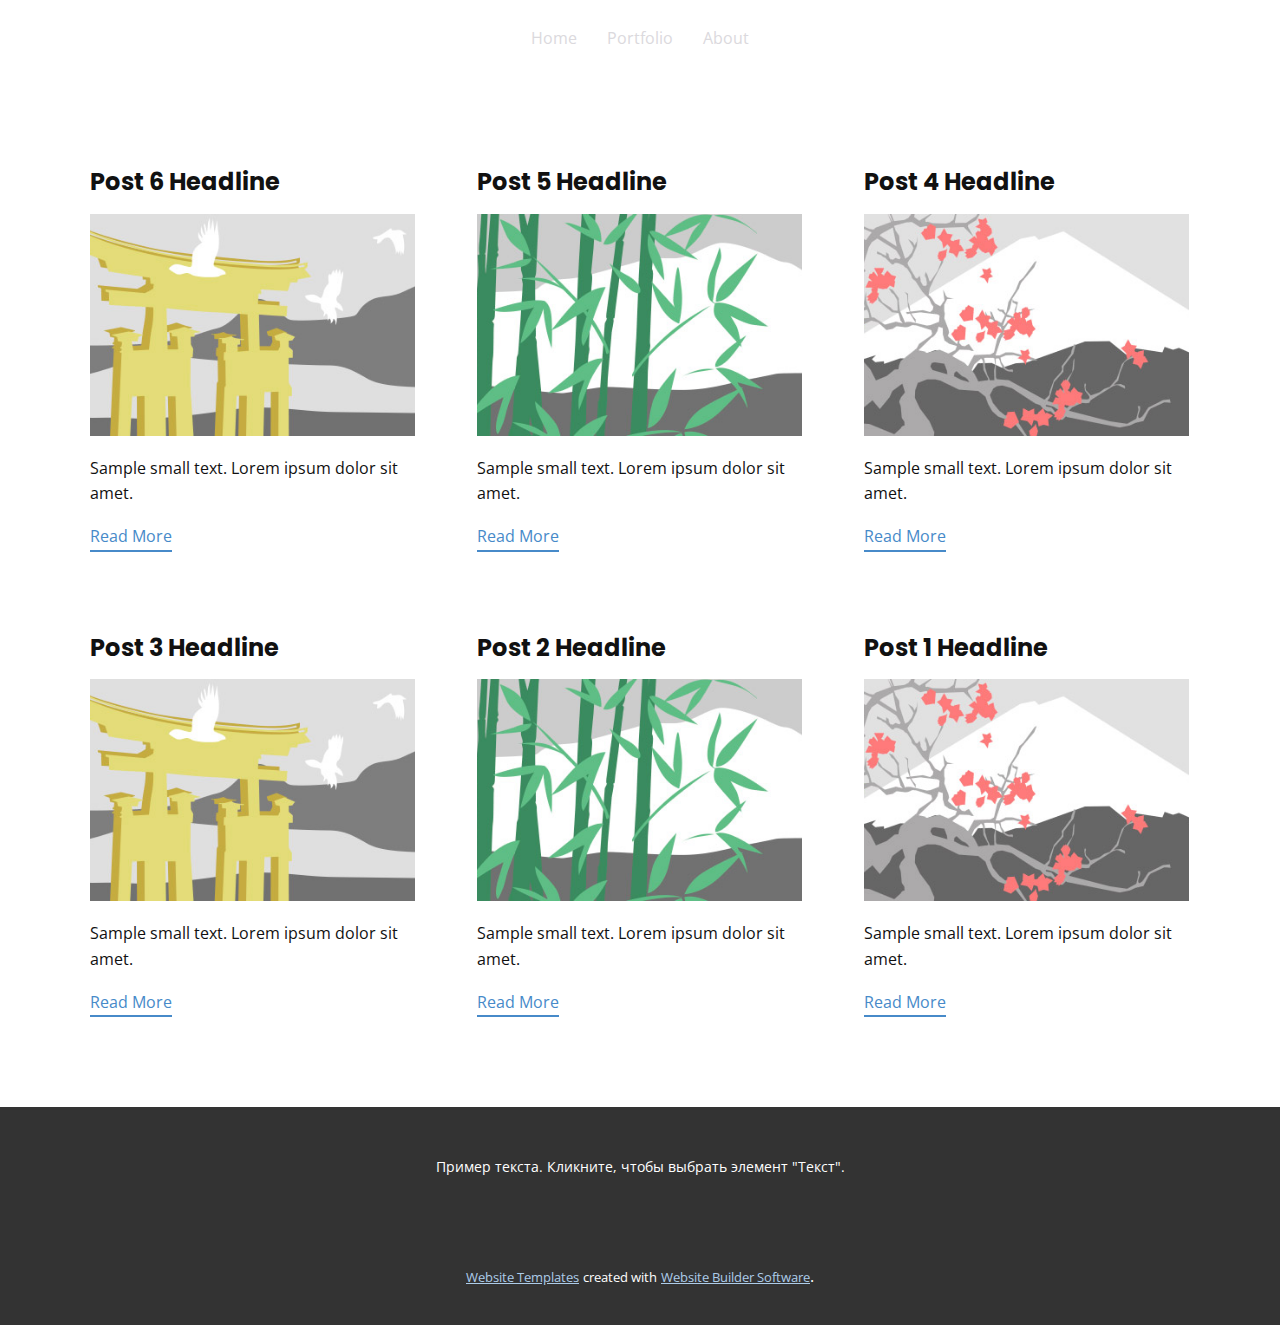
<file: blog/blog.html>
<!DOCTYPE html>
<html style="font-size: 16px;" lang="en"><head>
    <meta name="viewport" content="width=device-width, initial-scale=1.0">
    <meta charset="utf-8">
    <meta name="keywords" content="">
    <meta name="description" content="">
    <title>Blog Template</title>
    <link rel="stylesheet" href="../nicepage.css" media="screen">
<link rel="stylesheet" href="../Blog-Template.css" media="screen">
    <script class="u-script" type="text/javascript" src="../jquery.js" defer=""></script>
    <script class="u-script" type="text/javascript" src="../nicepage.js" defer=""></script>
    <meta name="generator" content="Nicepage 5.10.10, nicepage.com">
    <link id="u-theme-google-font" rel="stylesheet" href="https://fonts.googleapis.com/css?family=Open+Sans:300,300i,400,400i,500,500i,600,600i,700,700i,800,800i|Poppins:100,100i,200,200i,300,300i,400,400i,500,500i,600,600i,700,700i,800,800i,900,900i">
    
    
    
    
    
    
    
    
    
    
    
    
    
    
    <script type="application/ld+json">{
		"@context": "http://schema.org",
		"@type": "Organization",
		"name": ""
}</script>
    <meta name="theme-color" content="#478ac9">
  <meta data-intl-tel-input-cdn-path="intlTelInput/"></head>
  <body class="u-body u-xl-mode" data-lang="en"><header class="u-clearfix u-header u-header" id="sec-dec6"><div class="u-clearfix u-sheet u-valign-middle u-sheet-1">
        <nav class="u-menu u-menu-hamburger u-offcanvas u-menu-1">
          <div class="menu-collapse">
            <a class="u-button-style u-nav-link" href="#">
              <svg class="u-svg-link" viewBox="0 0 24 24"><use xmlns:xlink="http://www.w3.org/1999/xlink" xlink:href="#menu-hamburger"></use></svg>
              <svg class="u-svg-content" version="1.1" id="menu-hamburger" viewBox="0 0 16 16" x="0px" y="0px" xmlns:xlink="http://www.w3.org/1999/xlink" xmlns="http://www.w3.org/2000/svg"><g><rect y="1" width="16" height="2"></rect><rect y="7" width="16" height="2"></rect><rect y="13" width="16" height="2"></rect>
</g></svg>
            </a>
          </div>
          <div class="u-custom-menu u-nav-container">
            <ul class="u-nav u-spacing-30 u-unstyled u-nav-1"><li class="u-nav-item"><a class="u-border-2 u-border-active-palette-3-base u-border-hover-palette-3-base u-border-no-left u-border-no-right u-border-no-top u-button-style u-nav-link u-text-active-palette-5-light-2 u-text-hover-palette-5-light-2 u-text-palette-5-light-2" href="../Home.html" style="padding: 10px 0px;">Home</a>
</li><li class="u-nav-item"><a class="u-border-2 u-border-active-palette-3-base u-border-hover-palette-3-base u-border-no-left u-border-no-right u-border-no-top u-button-style u-nav-link u-text-active-palette-5-light-2 u-text-hover-palette-5-light-2 u-text-palette-5-light-2" href="../Home.html#sec-c45a" style="padding: 10px 0px;">Portfolio</a>
</li><li class="u-nav-item"><a class="u-border-2 u-border-active-palette-3-base u-border-hover-palette-3-base u-border-no-left u-border-no-right u-border-no-top u-button-style u-nav-link u-text-active-palette-5-light-2 u-text-hover-palette-5-light-2 u-text-palette-5-light-2" href="../Home.html#carousel_c9e4" style="padding: 10px 0px;">About</a>
</li></ul>
          </div>
          <div class="u-custom-menu u-nav-container-collapse">
            <div class="u-black u-container-style u-inner-container-layout u-opacity u-opacity-95 u-sidenav">
              <div class="u-inner-container-layout u-sidenav-overflow">
                <div class="u-menu-close"></div>
                <ul class="u-align-center u-nav u-popupmenu-items u-unstyled u-nav-2"><li class="u-nav-item"><a class="u-button-style u-nav-link" href="../Home.html">Home</a>
</li><li class="u-nav-item"><a class="u-button-style u-nav-link" href="../Home.html#sec-c45a">Portfolio</a>
</li><li class="u-nav-item"><a class="u-button-style u-nav-link" href="../Home.html#carousel_c9e4">About</a>
</li></ul>
              </div>
            </div>
            <div class="u-black u-menu-overlay u-opacity u-opacity-70"></div>
          </div>
        </nav>
      </div></header>
    <section class="u-clearfix u-section-1" id="sec-c675">
      <div class="u-clearfix u-sheet u-valign-middle u-sheet-1"><!--blog--><!--blog_options_json--><!--{"type":"Recent","source":"","tags":"","count":""}--><!--/blog_options_json-->
        <div class="u-blog u-expanded-width u-repeater u-repeater-1"><!--blog_post-->
          <div class="u-blog-post u-container-style u-repeater-item u-white u-repeater-item-1">
            <div class="u-container-layout u-similar-container u-valign-top u-container-layout-1"><!--blog_post_header-->
              <h4 class="u-blog-control u-text u-text-1">
                <a class="u-post-header-link" href="../blog/post-5.html">Post 6 Headline</a>
              </h4><!--/blog_post_header--><!--blog_post_image-->
              <a class="u-post-header-link" href="../blog/post-5.html"><img alt="" class="u-blog-control u-expanded-width u-image u-image-default u-image-1" src="../images/8ad73f3c.jpeg"></a><!--/blog_post_image--><!--blog_post_content-->
              <div class="u-blog-control u-post-content u-text u-text-2 fr-view">Sample small text. Lorem ipsum dolor sit amet.</div><!--/blog_post_content--><!--blog_post_readmore-->
              <a href="../blog/post-5.html" class="u-blog-control u-border-2 u-border-palette-1-base u-btn u-btn-rectangle u-button-style u-none u-btn-1"><!--blog_post_readmore_content--><!--options_json--><!--{"content":"","defaultValue":"Read More"}--><!--/options_json-->Read More<!--/blog_post_readmore_content--></a><!--/blog_post_readmore-->
            </div>
          </div><div class="u-blog-post u-container-style u-repeater-item u-video-cover u-white">
            <div class="u-container-layout u-similar-container u-valign-top u-container-layout-2"><!--blog_post_header-->
              <h4 class="u-blog-control u-text u-text-3">
                <a class="u-post-header-link" href="../blog/post-4.html">Post 5 Headline</a>
              </h4><!--/blog_post_header--><!--blog_post_image-->
              <a class="u-post-header-link" href="../blog/post-4.html"><img alt="" class="u-blog-control u-expanded-width u-image u-image-default u-image-2" src="../images/68f64b9d.jpeg"></a><!--/blog_post_image--><!--blog_post_content-->
              <div class="u-blog-control u-post-content u-text u-text-4 fr-view">Sample small text. Lorem ipsum dolor sit amet.</div><!--/blog_post_content--><!--blog_post_readmore-->
              <a href="../blog/post-4.html" class="u-blog-control u-border-2 u-border-palette-1-base u-btn u-btn-rectangle u-button-style u-none u-btn-2"><!--blog_post_readmore_content--><!--options_json--><!--{"content":"","defaultValue":"Read More"}--><!--/options_json-->Read More<!--/blog_post_readmore_content--></a><!--/blog_post_readmore-->
            </div>
          </div><div class="u-blog-post u-container-style u-repeater-item u-video-cover u-white">
            <div class="u-container-layout u-similar-container u-valign-top u-container-layout-3"><!--blog_post_header-->
              <h4 class="u-blog-control u-text u-text-5">
                <a class="u-post-header-link" href="../blog/post-3.html">Post 4 Headline</a>
              </h4><!--/blog_post_header--><!--blog_post_image-->
              <a class="u-post-header-link" href="../blog/post-3.html"><img alt="" class="u-blog-control u-expanded-width u-image u-image-default u-image-3" src="../images/0fd3416c.jpeg"></a><!--/blog_post_image--><!--blog_post_content-->
              <div class="u-blog-control u-post-content u-text u-text-6 fr-view">Sample small text. Lorem ipsum dolor sit amet.</div><!--/blog_post_content--><!--blog_post_readmore-->
              <a href="../blog/post-3.html" class="u-blog-control u-border-2 u-border-palette-1-base u-btn u-btn-rectangle u-button-style u-none u-btn-3"><!--blog_post_readmore_content--><!--options_json--><!--{"content":"","defaultValue":"Read More"}--><!--/options_json-->Read More<!--/blog_post_readmore_content--></a><!--/blog_post_readmore-->
            </div>
          </div><div class="u-blog-post u-container-style u-repeater-item u-white u-repeater-item-1">
            <div class="u-container-layout u-similar-container u-valign-top u-container-layout-1"><!--blog_post_header-->
              <h4 class="u-blog-control u-text u-text-1">
                <a class="u-post-header-link" href="../blog/post-2.html">Post 3 Headline</a>
              </h4><!--/blog_post_header--><!--blog_post_image-->
              <a class="u-post-header-link" href="../blog/post-2.html"><img alt="" class="u-blog-control u-expanded-width u-image u-image-default u-image-1" src="../images/8ad73f3c.jpeg"></a><!--/blog_post_image--><!--blog_post_content-->
              <div class="u-blog-control u-post-content u-text u-text-2 fr-view">Sample small text. Lorem ipsum dolor sit amet.</div><!--/blog_post_content--><!--blog_post_readmore-->
              <a href="../blog/post-2.html" class="u-blog-control u-border-2 u-border-palette-1-base u-btn u-btn-rectangle u-button-style u-none u-btn-1"><!--blog_post_readmore_content--><!--options_json--><!--{"content":"","defaultValue":"Read More"}--><!--/options_json-->Read More<!--/blog_post_readmore_content--></a><!--/blog_post_readmore-->
            </div>
          </div><div class="u-blog-post u-container-style u-repeater-item u-video-cover u-white">
            <div class="u-container-layout u-similar-container u-valign-top u-container-layout-2"><!--blog_post_header-->
              <h4 class="u-blog-control u-text u-text-3">
                <a class="u-post-header-link" href="../blog/post-1.html">Post 2 Headline</a>
              </h4><!--/blog_post_header--><!--blog_post_image-->
              <a class="u-post-header-link" href="../blog/post-1.html"><img alt="" class="u-blog-control u-expanded-width u-image u-image-default u-image-2" src="../images/68f64b9d.jpeg"></a><!--/blog_post_image--><!--blog_post_content-->
              <div class="u-blog-control u-post-content u-text u-text-4 fr-view">Sample small text. Lorem ipsum dolor sit amet.</div><!--/blog_post_content--><!--blog_post_readmore-->
              <a href="../blog/post-1.html" class="u-blog-control u-border-2 u-border-palette-1-base u-btn u-btn-rectangle u-button-style u-none u-btn-2"><!--blog_post_readmore_content--><!--options_json--><!--{"content":"","defaultValue":"Read More"}--><!--/options_json-->Read More<!--/blog_post_readmore_content--></a><!--/blog_post_readmore-->
            </div>
          </div><div class="u-blog-post u-container-style u-repeater-item u-video-cover u-white">
            <div class="u-container-layout u-similar-container u-valign-top u-container-layout-3"><!--blog_post_header-->
              <h4 class="u-blog-control u-text u-text-5">
                <a class="u-post-header-link" href="../blog/post.html">Post 1 Headline</a>
              </h4><!--/blog_post_header--><!--blog_post_image-->
              <a class="u-post-header-link" href="../blog/post.html"><img alt="" class="u-blog-control u-expanded-width u-image u-image-default u-image-3" src="../images/0fd3416c.jpeg"></a><!--/blog_post_image--><!--blog_post_content-->
              <div class="u-blog-control u-post-content u-text u-text-6 fr-view">Sample small text. Lorem ipsum dolor sit amet.</div><!--/blog_post_content--><!--blog_post_readmore-->
              <a href="../blog/post.html" class="u-blog-control u-border-2 u-border-palette-1-base u-btn u-btn-rectangle u-button-style u-none u-btn-3"><!--blog_post_readmore_content--><!--options_json--><!--{"content":"","defaultValue":"Read More"}--><!--/options_json-->Read More<!--/blog_post_readmore_content--></a><!--/blog_post_readmore-->
            </div>
          </div><!--/blog_post--><!--blog_post-->
          <!--/blog_post--><!--blog_post-->
          <!--/blog_post-->
        </div><!--/blog-->
      </div>
    </section>
    
    
    
    
    
    
    
    
    
    
    
    
    
    
    <footer class="u-align-center u-clearfix u-footer u-grey-80 u-footer" id="sec-5ed1"><div class="u-clearfix u-sheet u-sheet-1">
        <p class="u-small-text u-text u-text-variant u-text-1">Пример текста. Кликните, чтобы выбрать элемент "Текст".</p>
      </div></footer>
    <section class="u-backlink u-clearfix u-grey-80">
      <a class="u-link" href="https://nicepage.com/website-templates" target="_blank">
        <span>Website Templates</span>
      </a>
      <p class="u-text">
        <span>created with</span>
      </p>
      <a class="u-link" href="" target="_blank">
        <span>Website Builder Software</span>
      </a>. 
    </section>
  
</body></html>
</file>
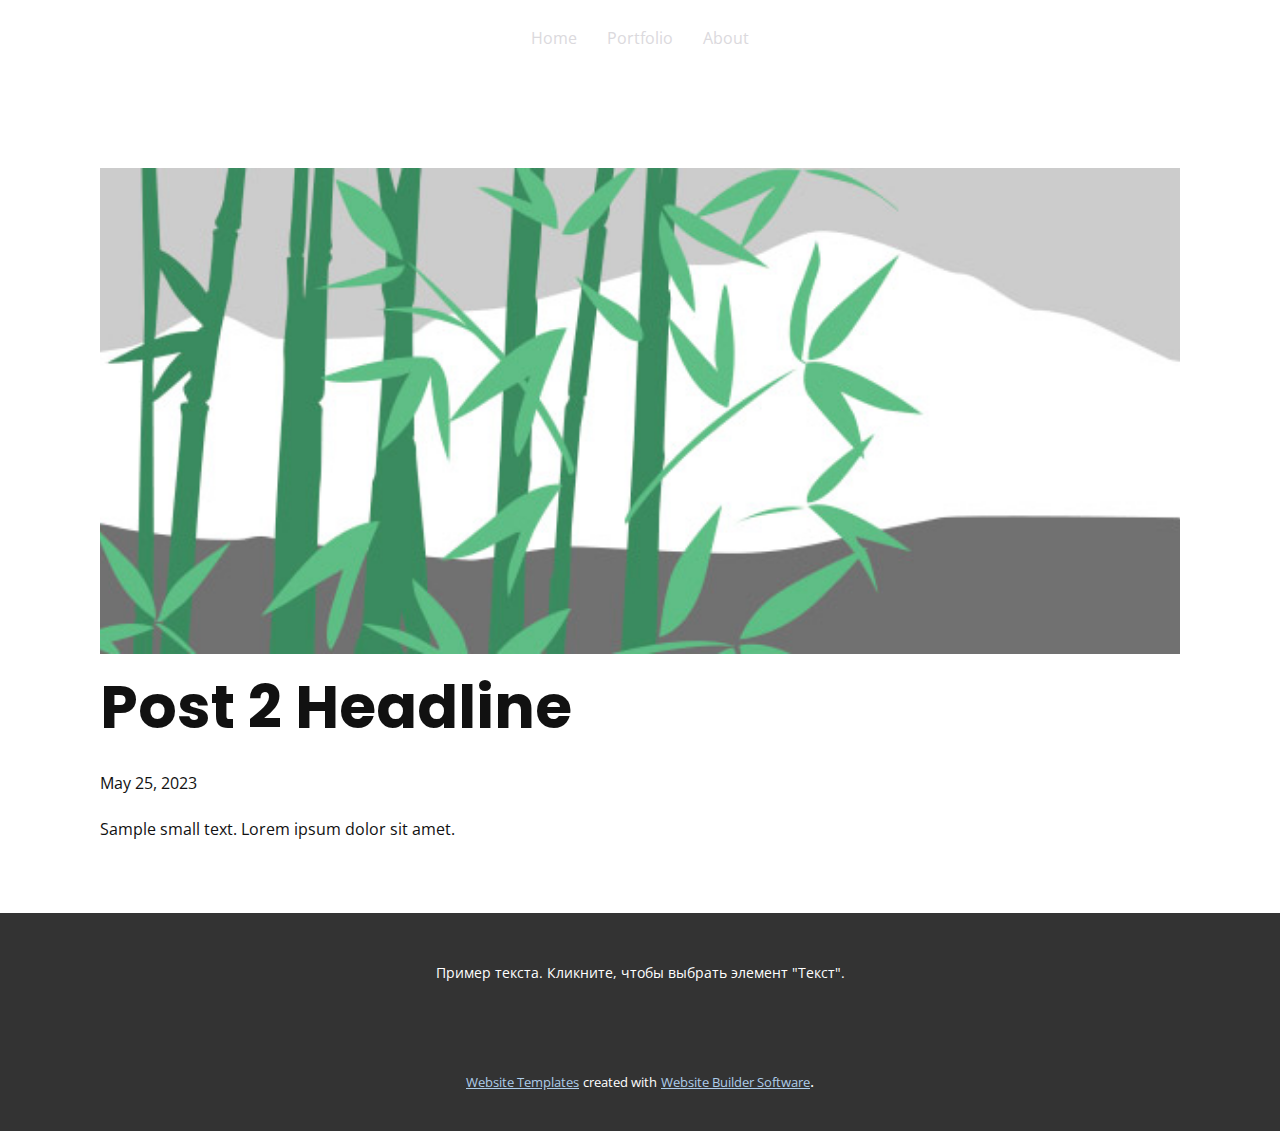
<file: blog/post-1.html>
<!DOCTYPE html>
<html style="font-size: 16px;" lang="en"><head>
    <meta name="viewport" content="width=device-width, initial-scale=1.0">
    <meta charset="utf-8">
    <meta name="keywords" content="Post 1 Headline">
    <meta name="description" content="">
    <title>Post 2 Headline</title>
    <link rel="stylesheet" href="../nicepage.css" media="screen">
<link rel="stylesheet" href="../Post-Template.css" media="screen">
    <script class="u-script" type="text/javascript" src="../jquery.js" defer=""></script>
    <script class="u-script" type="text/javascript" src="../nicepage.js" defer=""></script>
    <meta name="generator" content="Nicepage 5.10.10, nicepage.com">
    <link id="u-theme-google-font" rel="stylesheet" href="https://fonts.googleapis.com/css?family=Open+Sans:300,300i,400,400i,500,500i,600,600i,700,700i,800,800i|Poppins:100,100i,200,200i,300,300i,400,400i,500,500i,600,600i,700,700i,800,800i,900,900i">
    
    
    
    
    
    
    
    
    
    
    
    
    
    
    <script type="application/ld+json">{
		"@context": "http://schema.org",
		"@type": "Organization",
		"name": ""
}</script>
    <meta name="theme-color" content="#478ac9">
  <meta data-intl-tel-input-cdn-path="intlTelInput/"></head>
  <body class="u-body u-xl-mode" data-lang="en"><header class="u-clearfix u-header u-header" id="sec-dec6"><div class="u-clearfix u-sheet u-valign-middle u-sheet-1">
        <nav class="u-menu u-menu-hamburger u-offcanvas u-menu-1">
          <div class="menu-collapse">
            <a class="u-button-style u-nav-link" href="#">
              <svg class="u-svg-link" viewBox="0 0 24 24"><use xmlns:xlink="http://www.w3.org/1999/xlink" xlink:href="#menu-hamburger"></use></svg>
              <svg class="u-svg-content" version="1.1" id="menu-hamburger" viewBox="0 0 16 16" x="0px" y="0px" xmlns:xlink="http://www.w3.org/1999/xlink" xmlns="http://www.w3.org/2000/svg"><g><rect y="1" width="16" height="2"></rect><rect y="7" width="16" height="2"></rect><rect y="13" width="16" height="2"></rect>
</g></svg>
            </a>
          </div>
          <div class="u-custom-menu u-nav-container">
            <ul class="u-nav u-spacing-30 u-unstyled u-nav-1"><li class="u-nav-item"><a class="u-border-2 u-border-active-palette-3-base u-border-hover-palette-3-base u-border-no-left u-border-no-right u-border-no-top u-button-style u-nav-link u-text-active-palette-5-light-2 u-text-hover-palette-5-light-2 u-text-palette-5-light-2" href="../Home.html" style="padding: 10px 0px;">Home</a>
</li><li class="u-nav-item"><a class="u-border-2 u-border-active-palette-3-base u-border-hover-palette-3-base u-border-no-left u-border-no-right u-border-no-top u-button-style u-nav-link u-text-active-palette-5-light-2 u-text-hover-palette-5-light-2 u-text-palette-5-light-2" href="../Home.html#sec-c45a" style="padding: 10px 0px;">Portfolio</a>
</li><li class="u-nav-item"><a class="u-border-2 u-border-active-palette-3-base u-border-hover-palette-3-base u-border-no-left u-border-no-right u-border-no-top u-button-style u-nav-link u-text-active-palette-5-light-2 u-text-hover-palette-5-light-2 u-text-palette-5-light-2" href="../Home.html#carousel_c9e4" style="padding: 10px 0px;">About</a>
</li></ul>
          </div>
          <div class="u-custom-menu u-nav-container-collapse">
            <div class="u-black u-container-style u-inner-container-layout u-opacity u-opacity-95 u-sidenav">
              <div class="u-inner-container-layout u-sidenav-overflow">
                <div class="u-menu-close"></div>
                <ul class="u-align-center u-nav u-popupmenu-items u-unstyled u-nav-2"><li class="u-nav-item"><a class="u-button-style u-nav-link" href="../Home.html">Home</a>
</li><li class="u-nav-item"><a class="u-button-style u-nav-link" href="../Home.html#sec-c45a">Portfolio</a>
</li><li class="u-nav-item"><a class="u-button-style u-nav-link" href="../Home.html#carousel_c9e4">About</a>
</li></ul>
              </div>
            </div>
            <div class="u-black u-menu-overlay u-opacity u-opacity-70"></div>
          </div>
        </nav>
      </div></header>
    <section class="u-align-center u-clearfix u-section-1" id="sec-e5ab">
      <div class="u-clearfix u-sheet u-valign-middle-md u-valign-middle-sm u-valign-middle-xs u-sheet-1"><!--post_details--><!--post_details_options_json--><!--{"source":""}--><!--/post_details_options_json--><!--blog_post-->
        <div class="u-container-style u-expanded-width u-post-details u-post-details-1">
          <div class="u-container-layout u-valign-middle u-container-layout-1"><!--blog_post_image-->
            <img alt="" class="u-blog-control u-expanded-width u-image u-image-default u-image-1" src="../images/68f64b9d.jpeg"><!--/blog_post_image--><!--blog_post_header-->
            <h2 class="u-blog-control u-text u-text-1">Post 2 Headline</h2><!--/blog_post_header--><!--blog_post_metadata-->
            <div class="u-blog-control u-metadata u-metadata-1"><!--blog_post_metadata_date-->
              <span class="u-meta-date u-meta-icon">May 25, 2023</span><!--/blog_post_metadata_date--><!--blog_post_metadata_category-->
              <!--/blog_post_metadata_category--><!--blog_post_metadata_comments-->
              <!--/blog_post_metadata_comments-->
            </div><!--/blog_post_metadata--><!--blog_post_content-->
            <div class="u-align-justify u-blog-control u-post-content u-text u-text-2 fr-view">
  Sample small text. Lorem ipsum dolor sit amet.
  </div><!--/blog_post_content-->
          </div>
        </div><!--/blog_post--><!--/post_details-->
      </div>
    </section>
    
    
    
    
    
    
    
    
    
    
    
    
    
    
    <footer class="u-align-center u-clearfix u-footer u-grey-80 u-footer" id="sec-5ed1"><div class="u-clearfix u-sheet u-sheet-1">
        <p class="u-small-text u-text u-text-variant u-text-1">Пример текста. Кликните, чтобы выбрать элемент "Текст".</p>
      </div></footer>
    <section class="u-backlink u-clearfix u-grey-80">
      <a class="u-link" href="https://nicepage.com/website-templates" target="_blank">
        <span>Website Templates</span>
      </a>
      <p class="u-text">
        <span>created with</span>
      </p>
      <a class="u-link" href="" target="_blank">
        <span>Website Builder Software</span>
      </a>. 
    </section>
  
</body></html>
</file>
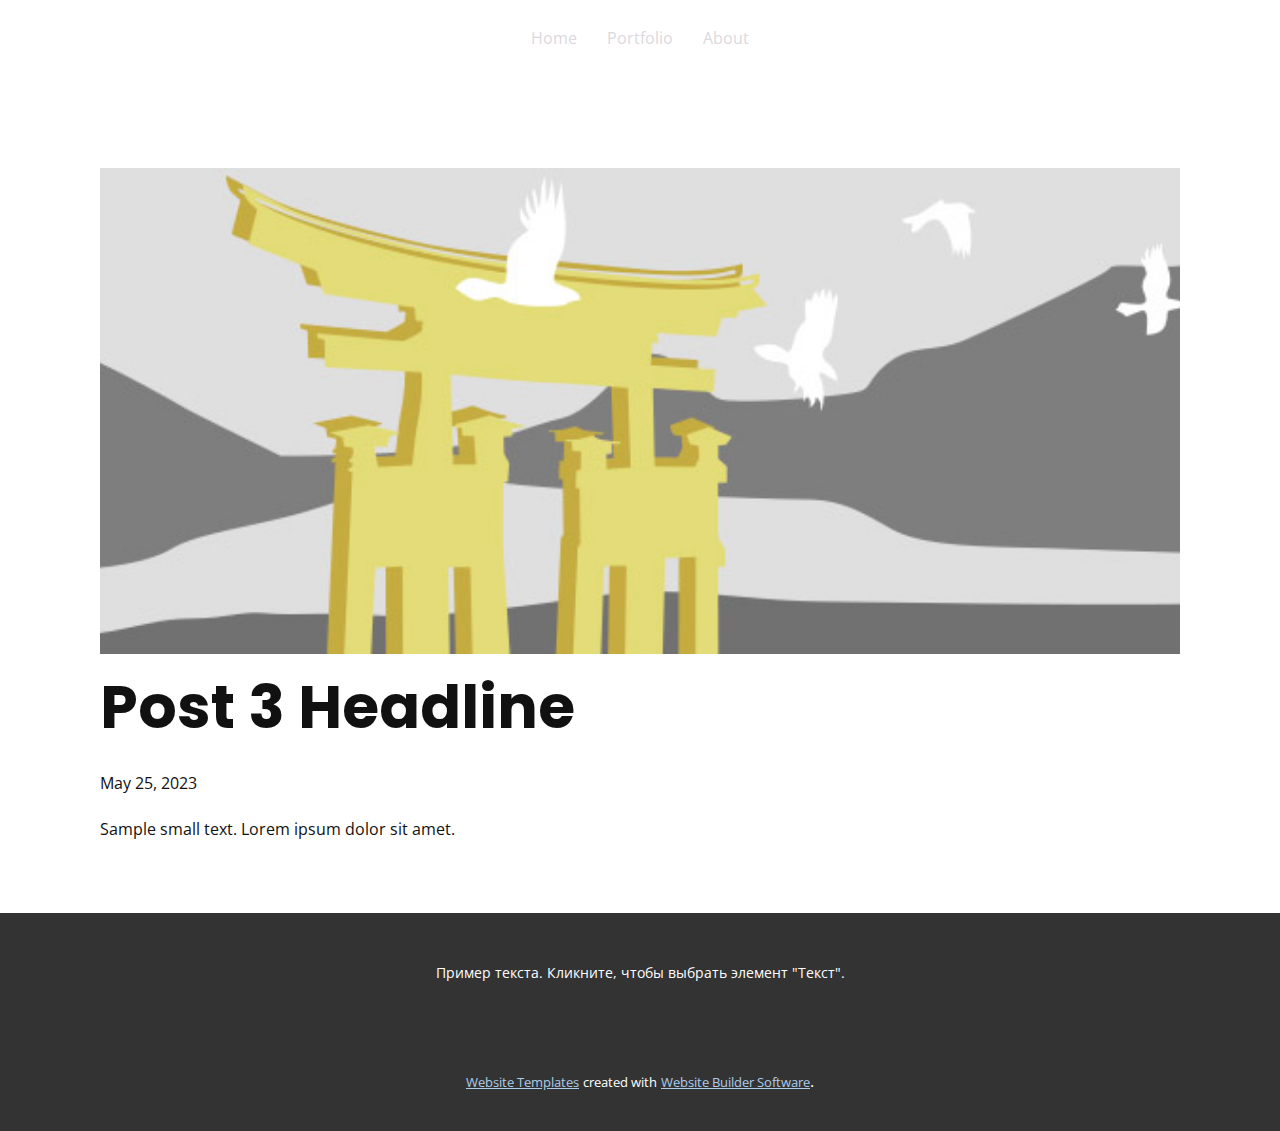
<file: blog/post-2.html>
<!DOCTYPE html>
<html style="font-size: 16px;" lang="en"><head>
    <meta name="viewport" content="width=device-width, initial-scale=1.0">
    <meta charset="utf-8">
    <meta name="keywords" content="Post 1 Headline">
    <meta name="description" content="">
    <title>Post 3 Headline</title>
    <link rel="stylesheet" href="../nicepage.css" media="screen">
<link rel="stylesheet" href="../Post-Template.css" media="screen">
    <script class="u-script" type="text/javascript" src="../jquery.js" defer=""></script>
    <script class="u-script" type="text/javascript" src="../nicepage.js" defer=""></script>
    <meta name="generator" content="Nicepage 5.10.10, nicepage.com">
    <link id="u-theme-google-font" rel="stylesheet" href="https://fonts.googleapis.com/css?family=Open+Sans:300,300i,400,400i,500,500i,600,600i,700,700i,800,800i|Poppins:100,100i,200,200i,300,300i,400,400i,500,500i,600,600i,700,700i,800,800i,900,900i">
    
    
    
    
    
    
    
    
    
    
    
    
    
    
    <script type="application/ld+json">{
		"@context": "http://schema.org",
		"@type": "Organization",
		"name": ""
}</script>
    <meta name="theme-color" content="#478ac9">
  <meta data-intl-tel-input-cdn-path="intlTelInput/"></head>
  <body class="u-body u-xl-mode" data-lang="en"><header class="u-clearfix u-header u-header" id="sec-dec6"><div class="u-clearfix u-sheet u-valign-middle u-sheet-1">
        <nav class="u-menu u-menu-hamburger u-offcanvas u-menu-1">
          <div class="menu-collapse">
            <a class="u-button-style u-nav-link" href="#">
              <svg class="u-svg-link" viewBox="0 0 24 24"><use xmlns:xlink="http://www.w3.org/1999/xlink" xlink:href="#menu-hamburger"></use></svg>
              <svg class="u-svg-content" version="1.1" id="menu-hamburger" viewBox="0 0 16 16" x="0px" y="0px" xmlns:xlink="http://www.w3.org/1999/xlink" xmlns="http://www.w3.org/2000/svg"><g><rect y="1" width="16" height="2"></rect><rect y="7" width="16" height="2"></rect><rect y="13" width="16" height="2"></rect>
</g></svg>
            </a>
          </div>
          <div class="u-custom-menu u-nav-container">
            <ul class="u-nav u-spacing-30 u-unstyled u-nav-1"><li class="u-nav-item"><a class="u-border-2 u-border-active-palette-3-base u-border-hover-palette-3-base u-border-no-left u-border-no-right u-border-no-top u-button-style u-nav-link u-text-active-palette-5-light-2 u-text-hover-palette-5-light-2 u-text-palette-5-light-2" href="../Home.html" style="padding: 10px 0px;">Home</a>
</li><li class="u-nav-item"><a class="u-border-2 u-border-active-palette-3-base u-border-hover-palette-3-base u-border-no-left u-border-no-right u-border-no-top u-button-style u-nav-link u-text-active-palette-5-light-2 u-text-hover-palette-5-light-2 u-text-palette-5-light-2" href="../Home.html#sec-c45a" style="padding: 10px 0px;">Portfolio</a>
</li><li class="u-nav-item"><a class="u-border-2 u-border-active-palette-3-base u-border-hover-palette-3-base u-border-no-left u-border-no-right u-border-no-top u-button-style u-nav-link u-text-active-palette-5-light-2 u-text-hover-palette-5-light-2 u-text-palette-5-light-2" href="../Home.html#carousel_c9e4" style="padding: 10px 0px;">About</a>
</li></ul>
          </div>
          <div class="u-custom-menu u-nav-container-collapse">
            <div class="u-black u-container-style u-inner-container-layout u-opacity u-opacity-95 u-sidenav">
              <div class="u-inner-container-layout u-sidenav-overflow">
                <div class="u-menu-close"></div>
                <ul class="u-align-center u-nav u-popupmenu-items u-unstyled u-nav-2"><li class="u-nav-item"><a class="u-button-style u-nav-link" href="../Home.html">Home</a>
</li><li class="u-nav-item"><a class="u-button-style u-nav-link" href="../Home.html#sec-c45a">Portfolio</a>
</li><li class="u-nav-item"><a class="u-button-style u-nav-link" href="../Home.html#carousel_c9e4">About</a>
</li></ul>
              </div>
            </div>
            <div class="u-black u-menu-overlay u-opacity u-opacity-70"></div>
          </div>
        </nav>
      </div></header>
    <section class="u-align-center u-clearfix u-section-1" id="sec-e5ab">
      <div class="u-clearfix u-sheet u-valign-middle-md u-valign-middle-sm u-valign-middle-xs u-sheet-1"><!--post_details--><!--post_details_options_json--><!--{"source":""}--><!--/post_details_options_json--><!--blog_post-->
        <div class="u-container-style u-expanded-width u-post-details u-post-details-1">
          <div class="u-container-layout u-valign-middle u-container-layout-1"><!--blog_post_image-->
            <img alt="" class="u-blog-control u-expanded-width u-image u-image-default u-image-1" src="../images/8ad73f3c.jpeg"><!--/blog_post_image--><!--blog_post_header-->
            <h2 class="u-blog-control u-text u-text-1">Post 3 Headline</h2><!--/blog_post_header--><!--blog_post_metadata-->
            <div class="u-blog-control u-metadata u-metadata-1"><!--blog_post_metadata_date-->
              <span class="u-meta-date u-meta-icon">May 25, 2023</span><!--/blog_post_metadata_date--><!--blog_post_metadata_category-->
              <!--/blog_post_metadata_category--><!--blog_post_metadata_comments-->
              <!--/blog_post_metadata_comments-->
            </div><!--/blog_post_metadata--><!--blog_post_content-->
            <div class="u-align-justify u-blog-control u-post-content u-text u-text-2 fr-view">
  Sample small text. Lorem ipsum dolor sit amet.
  </div><!--/blog_post_content-->
          </div>
        </div><!--/blog_post--><!--/post_details-->
      </div>
    </section>
    
    
    
    
    
    
    
    
    
    
    
    
    
    
    <footer class="u-align-center u-clearfix u-footer u-grey-80 u-footer" id="sec-5ed1"><div class="u-clearfix u-sheet u-sheet-1">
        <p class="u-small-text u-text u-text-variant u-text-1">Пример текста. Кликните, чтобы выбрать элемент "Текст".</p>
      </div></footer>
    <section class="u-backlink u-clearfix u-grey-80">
      <a class="u-link" href="https://nicepage.com/website-templates" target="_blank">
        <span>Website Templates</span>
      </a>
      <p class="u-text">
        <span>created with</span>
      </p>
      <a class="u-link" href="" target="_blank">
        <span>Website Builder Software</span>
      </a>. 
    </section>
  
</body></html>
</file>
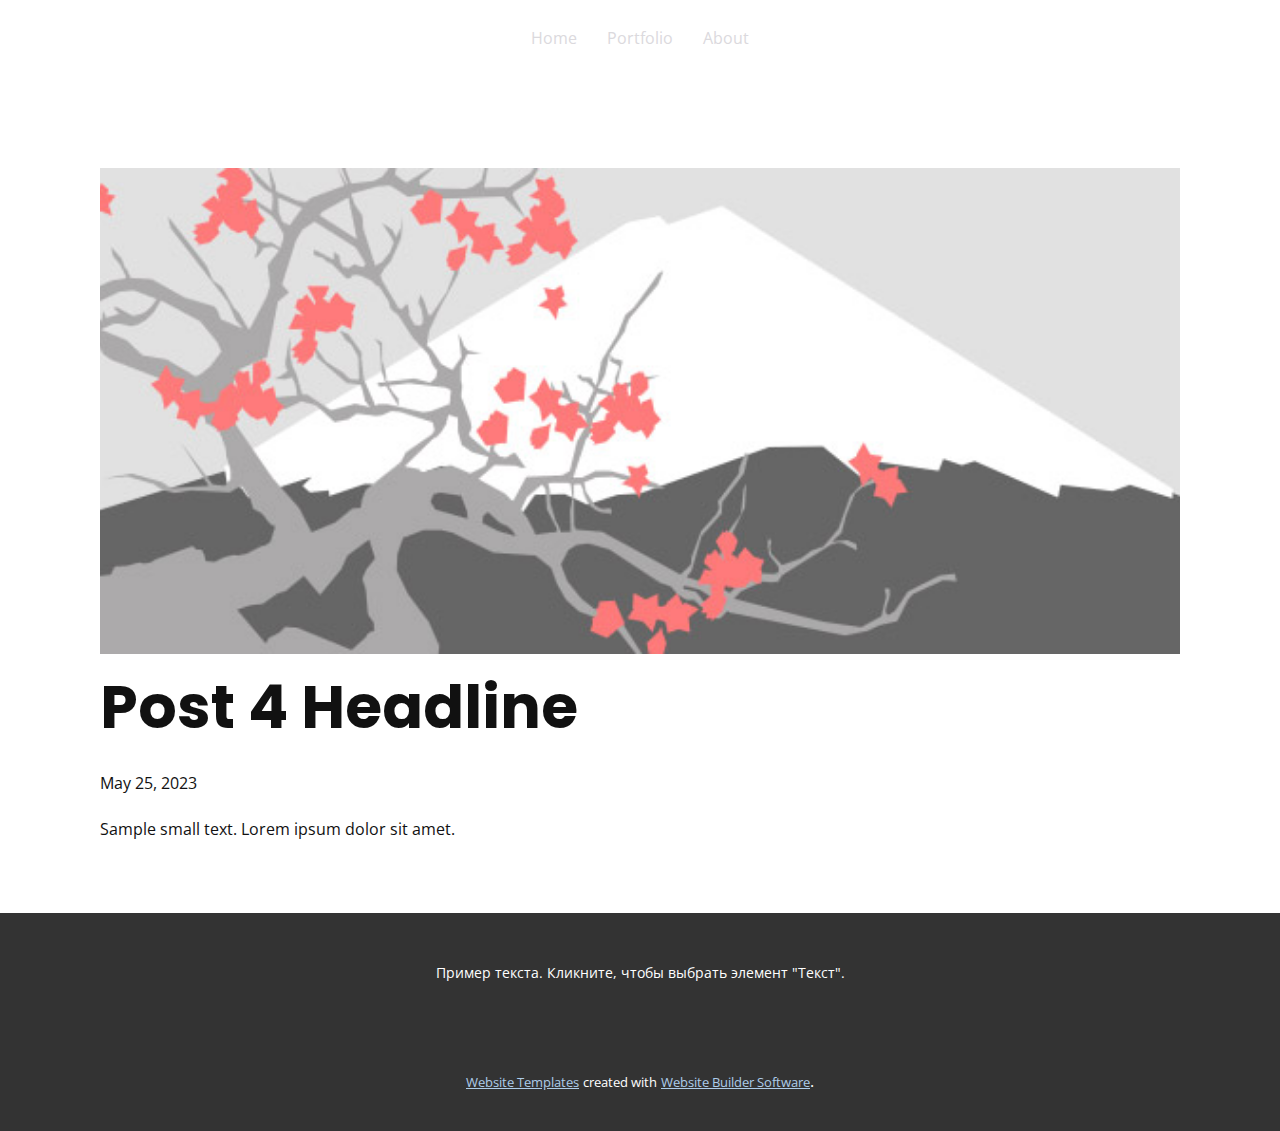
<file: blog/post-3.html>
<!DOCTYPE html>
<html style="font-size: 16px;" lang="en"><head>
    <meta name="viewport" content="width=device-width, initial-scale=1.0">
    <meta charset="utf-8">
    <meta name="keywords" content="Post 1 Headline">
    <meta name="description" content="">
    <title>Post 4 Headline</title>
    <link rel="stylesheet" href="../nicepage.css" media="screen">
<link rel="stylesheet" href="../Post-Template.css" media="screen">
    <script class="u-script" type="text/javascript" src="../jquery.js" defer=""></script>
    <script class="u-script" type="text/javascript" src="../nicepage.js" defer=""></script>
    <meta name="generator" content="Nicepage 5.10.10, nicepage.com">
    <link id="u-theme-google-font" rel="stylesheet" href="https://fonts.googleapis.com/css?family=Open+Sans:300,300i,400,400i,500,500i,600,600i,700,700i,800,800i|Poppins:100,100i,200,200i,300,300i,400,400i,500,500i,600,600i,700,700i,800,800i,900,900i">
    
    
    
    
    
    
    
    
    
    
    
    
    
    
    <script type="application/ld+json">{
		"@context": "http://schema.org",
		"@type": "Organization",
		"name": ""
}</script>
    <meta name="theme-color" content="#478ac9">
  <meta data-intl-tel-input-cdn-path="intlTelInput/"></head>
  <body class="u-body u-xl-mode" data-lang="en"><header class="u-clearfix u-header u-header" id="sec-dec6"><div class="u-clearfix u-sheet u-valign-middle u-sheet-1">
        <nav class="u-menu u-menu-hamburger u-offcanvas u-menu-1">
          <div class="menu-collapse">
            <a class="u-button-style u-nav-link" href="#">
              <svg class="u-svg-link" viewBox="0 0 24 24"><use xmlns:xlink="http://www.w3.org/1999/xlink" xlink:href="#menu-hamburger"></use></svg>
              <svg class="u-svg-content" version="1.1" id="menu-hamburger" viewBox="0 0 16 16" x="0px" y="0px" xmlns:xlink="http://www.w3.org/1999/xlink" xmlns="http://www.w3.org/2000/svg"><g><rect y="1" width="16" height="2"></rect><rect y="7" width="16" height="2"></rect><rect y="13" width="16" height="2"></rect>
</g></svg>
            </a>
          </div>
          <div class="u-custom-menu u-nav-container">
            <ul class="u-nav u-spacing-30 u-unstyled u-nav-1"><li class="u-nav-item"><a class="u-border-2 u-border-active-palette-3-base u-border-hover-palette-3-base u-border-no-left u-border-no-right u-border-no-top u-button-style u-nav-link u-text-active-palette-5-light-2 u-text-hover-palette-5-light-2 u-text-palette-5-light-2" href="../Home.html" style="padding: 10px 0px;">Home</a>
</li><li class="u-nav-item"><a class="u-border-2 u-border-active-palette-3-base u-border-hover-palette-3-base u-border-no-left u-border-no-right u-border-no-top u-button-style u-nav-link u-text-active-palette-5-light-2 u-text-hover-palette-5-light-2 u-text-palette-5-light-2" href="../Home.html#sec-c45a" style="padding: 10px 0px;">Portfolio</a>
</li><li class="u-nav-item"><a class="u-border-2 u-border-active-palette-3-base u-border-hover-palette-3-base u-border-no-left u-border-no-right u-border-no-top u-button-style u-nav-link u-text-active-palette-5-light-2 u-text-hover-palette-5-light-2 u-text-palette-5-light-2" href="../Home.html#carousel_c9e4" style="padding: 10px 0px;">About</a>
</li></ul>
          </div>
          <div class="u-custom-menu u-nav-container-collapse">
            <div class="u-black u-container-style u-inner-container-layout u-opacity u-opacity-95 u-sidenav">
              <div class="u-inner-container-layout u-sidenav-overflow">
                <div class="u-menu-close"></div>
                <ul class="u-align-center u-nav u-popupmenu-items u-unstyled u-nav-2"><li class="u-nav-item"><a class="u-button-style u-nav-link" href="../Home.html">Home</a>
</li><li class="u-nav-item"><a class="u-button-style u-nav-link" href="../Home.html#sec-c45a">Portfolio</a>
</li><li class="u-nav-item"><a class="u-button-style u-nav-link" href="../Home.html#carousel_c9e4">About</a>
</li></ul>
              </div>
            </div>
            <div class="u-black u-menu-overlay u-opacity u-opacity-70"></div>
          </div>
        </nav>
      </div></header>
    <section class="u-align-center u-clearfix u-section-1" id="sec-e5ab">
      <div class="u-clearfix u-sheet u-valign-middle-md u-valign-middle-sm u-valign-middle-xs u-sheet-1"><!--post_details--><!--post_details_options_json--><!--{"source":""}--><!--/post_details_options_json--><!--blog_post-->
        <div class="u-container-style u-expanded-width u-post-details u-post-details-1">
          <div class="u-container-layout u-valign-middle u-container-layout-1"><!--blog_post_image-->
            <img alt="" class="u-blog-control u-expanded-width u-image u-image-default u-image-1" src="../images/0fd3416c.jpeg"><!--/blog_post_image--><!--blog_post_header-->
            <h2 class="u-blog-control u-text u-text-1">Post 4 Headline</h2><!--/blog_post_header--><!--blog_post_metadata-->
            <div class="u-blog-control u-metadata u-metadata-1"><!--blog_post_metadata_date-->
              <span class="u-meta-date u-meta-icon">May 25, 2023</span><!--/blog_post_metadata_date--><!--blog_post_metadata_category-->
              <!--/blog_post_metadata_category--><!--blog_post_metadata_comments-->
              <!--/blog_post_metadata_comments-->
            </div><!--/blog_post_metadata--><!--blog_post_content-->
            <div class="u-align-justify u-blog-control u-post-content u-text u-text-2 fr-view">
  Sample small text. Lorem ipsum dolor sit amet.
  </div><!--/blog_post_content-->
          </div>
        </div><!--/blog_post--><!--/post_details-->
      </div>
    </section>
    
    
    
    
    
    
    
    
    
    
    
    
    
    
    <footer class="u-align-center u-clearfix u-footer u-grey-80 u-footer" id="sec-5ed1"><div class="u-clearfix u-sheet u-sheet-1">
        <p class="u-small-text u-text u-text-variant u-text-1">Пример текста. Кликните, чтобы выбрать элемент "Текст".</p>
      </div></footer>
    <section class="u-backlink u-clearfix u-grey-80">
      <a class="u-link" href="https://nicepage.com/website-templates" target="_blank">
        <span>Website Templates</span>
      </a>
      <p class="u-text">
        <span>created with</span>
      </p>
      <a class="u-link" href="" target="_blank">
        <span>Website Builder Software</span>
      </a>. 
    </section>
  
</body></html>
</file>
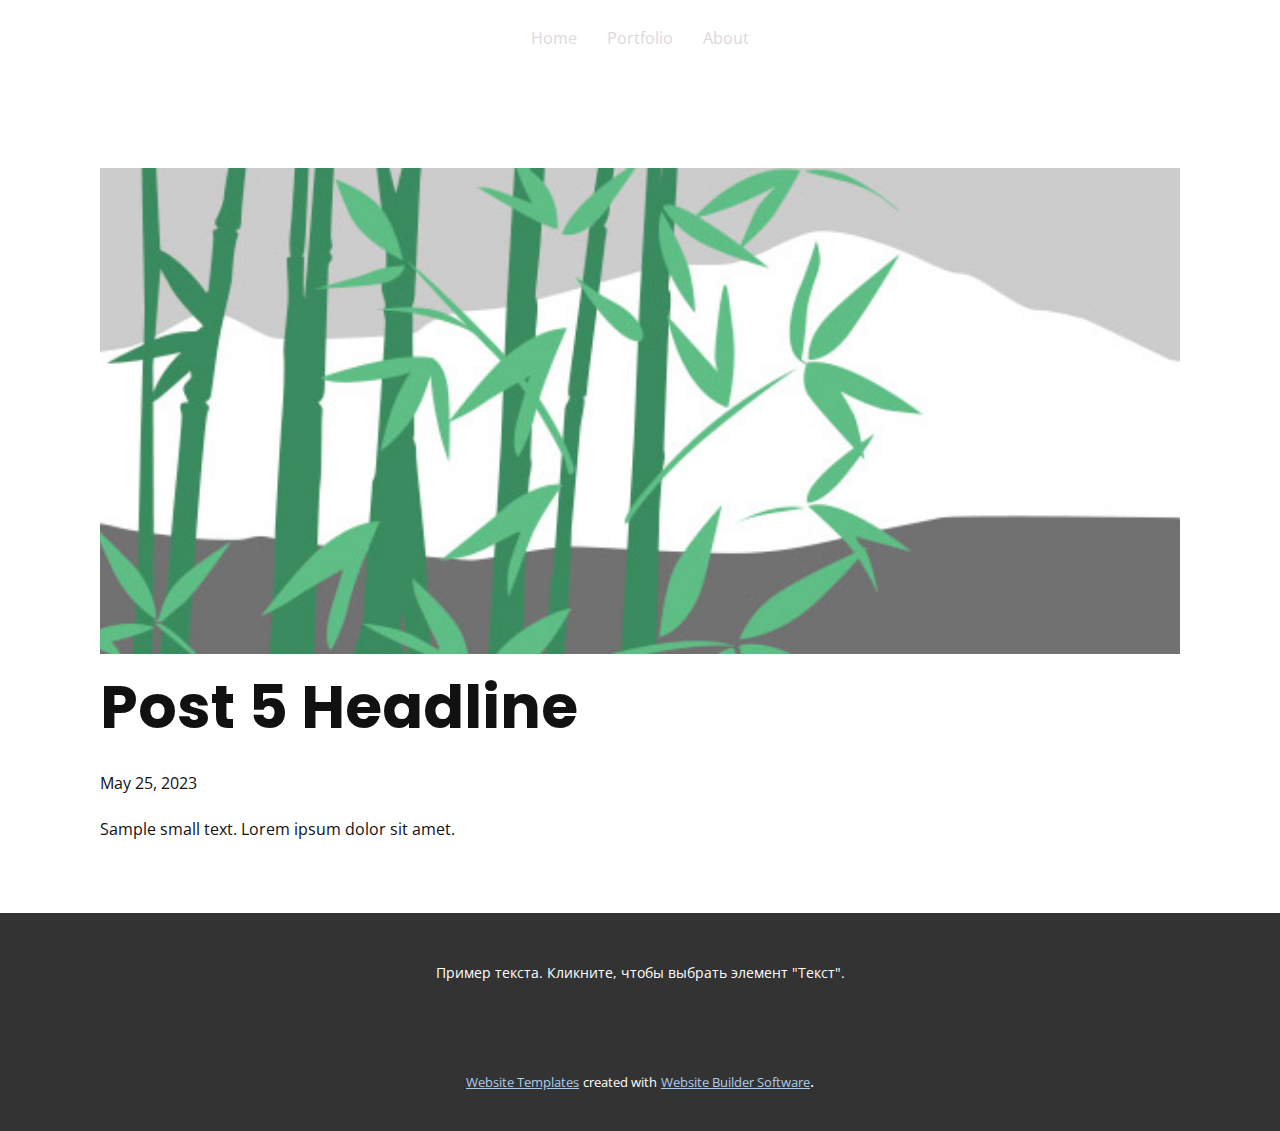
<file: blog/post-4.html>
<!DOCTYPE html>
<html style="font-size: 16px;" lang="en"><head>
    <meta name="viewport" content="width=device-width, initial-scale=1.0">
    <meta charset="utf-8">
    <meta name="keywords" content="Post 1 Headline">
    <meta name="description" content="">
    <title>Post 5 Headline</title>
    <link rel="stylesheet" href="../nicepage.css" media="screen">
<link rel="stylesheet" href="../Post-Template.css" media="screen">
    <script class="u-script" type="text/javascript" src="../jquery.js" defer=""></script>
    <script class="u-script" type="text/javascript" src="../nicepage.js" defer=""></script>
    <meta name="generator" content="Nicepage 5.10.10, nicepage.com">
    <link id="u-theme-google-font" rel="stylesheet" href="https://fonts.googleapis.com/css?family=Open+Sans:300,300i,400,400i,500,500i,600,600i,700,700i,800,800i|Poppins:100,100i,200,200i,300,300i,400,400i,500,500i,600,600i,700,700i,800,800i,900,900i">
    
    
    
    
    
    
    
    
    
    
    
    
    
    
    <script type="application/ld+json">{
		"@context": "http://schema.org",
		"@type": "Organization",
		"name": ""
}</script>
    <meta name="theme-color" content="#478ac9">
  <meta data-intl-tel-input-cdn-path="intlTelInput/"></head>
  <body class="u-body u-xl-mode" data-lang="en"><header class="u-clearfix u-header u-header" id="sec-dec6"><div class="u-clearfix u-sheet u-valign-middle u-sheet-1">
        <nav class="u-menu u-menu-hamburger u-offcanvas u-menu-1">
          <div class="menu-collapse">
            <a class="u-button-style u-nav-link" href="#">
              <svg class="u-svg-link" viewBox="0 0 24 24"><use xmlns:xlink="http://www.w3.org/1999/xlink" xlink:href="#menu-hamburger"></use></svg>
              <svg class="u-svg-content" version="1.1" id="menu-hamburger" viewBox="0 0 16 16" x="0px" y="0px" xmlns:xlink="http://www.w3.org/1999/xlink" xmlns="http://www.w3.org/2000/svg"><g><rect y="1" width="16" height="2"></rect><rect y="7" width="16" height="2"></rect><rect y="13" width="16" height="2"></rect>
</g></svg>
            </a>
          </div>
          <div class="u-custom-menu u-nav-container">
            <ul class="u-nav u-spacing-30 u-unstyled u-nav-1"><li class="u-nav-item"><a class="u-border-2 u-border-active-palette-3-base u-border-hover-palette-3-base u-border-no-left u-border-no-right u-border-no-top u-button-style u-nav-link u-text-active-palette-5-light-2 u-text-hover-palette-5-light-2 u-text-palette-5-light-2" href="../Home.html" style="padding: 10px 0px;">Home</a>
</li><li class="u-nav-item"><a class="u-border-2 u-border-active-palette-3-base u-border-hover-palette-3-base u-border-no-left u-border-no-right u-border-no-top u-button-style u-nav-link u-text-active-palette-5-light-2 u-text-hover-palette-5-light-2 u-text-palette-5-light-2" href="../Home.html#sec-c45a" style="padding: 10px 0px;">Portfolio</a>
</li><li class="u-nav-item"><a class="u-border-2 u-border-active-palette-3-base u-border-hover-palette-3-base u-border-no-left u-border-no-right u-border-no-top u-button-style u-nav-link u-text-active-palette-5-light-2 u-text-hover-palette-5-light-2 u-text-palette-5-light-2" href="../Home.html#carousel_c9e4" style="padding: 10px 0px;">About</a>
</li></ul>
          </div>
          <div class="u-custom-menu u-nav-container-collapse">
            <div class="u-black u-container-style u-inner-container-layout u-opacity u-opacity-95 u-sidenav">
              <div class="u-inner-container-layout u-sidenav-overflow">
                <div class="u-menu-close"></div>
                <ul class="u-align-center u-nav u-popupmenu-items u-unstyled u-nav-2"><li class="u-nav-item"><a class="u-button-style u-nav-link" href="../Home.html">Home</a>
</li><li class="u-nav-item"><a class="u-button-style u-nav-link" href="../Home.html#sec-c45a">Portfolio</a>
</li><li class="u-nav-item"><a class="u-button-style u-nav-link" href="../Home.html#carousel_c9e4">About</a>
</li></ul>
              </div>
            </div>
            <div class="u-black u-menu-overlay u-opacity u-opacity-70"></div>
          </div>
        </nav>
      </div></header>
    <section class="u-align-center u-clearfix u-section-1" id="sec-e5ab">
      <div class="u-clearfix u-sheet u-valign-middle-md u-valign-middle-sm u-valign-middle-xs u-sheet-1"><!--post_details--><!--post_details_options_json--><!--{"source":""}--><!--/post_details_options_json--><!--blog_post-->
        <div class="u-container-style u-expanded-width u-post-details u-post-details-1">
          <div class="u-container-layout u-valign-middle u-container-layout-1"><!--blog_post_image-->
            <img alt="" class="u-blog-control u-expanded-width u-image u-image-default u-image-1" src="../images/68f64b9d.jpeg"><!--/blog_post_image--><!--blog_post_header-->
            <h2 class="u-blog-control u-text u-text-1">Post 5 Headline</h2><!--/blog_post_header--><!--blog_post_metadata-->
            <div class="u-blog-control u-metadata u-metadata-1"><!--blog_post_metadata_date-->
              <span class="u-meta-date u-meta-icon">May 25, 2023</span><!--/blog_post_metadata_date--><!--blog_post_metadata_category-->
              <!--/blog_post_metadata_category--><!--blog_post_metadata_comments-->
              <!--/blog_post_metadata_comments-->
            </div><!--/blog_post_metadata--><!--blog_post_content-->
            <div class="u-align-justify u-blog-control u-post-content u-text u-text-2 fr-view">
  Sample small text. Lorem ipsum dolor sit amet.
  </div><!--/blog_post_content-->
          </div>
        </div><!--/blog_post--><!--/post_details-->
      </div>
    </section>
    
    
    
    
    
    
    
    
    
    
    
    
    
    
    <footer class="u-align-center u-clearfix u-footer u-grey-80 u-footer" id="sec-5ed1"><div class="u-clearfix u-sheet u-sheet-1">
        <p class="u-small-text u-text u-text-variant u-text-1">Пример текста. Кликните, чтобы выбрать элемент "Текст".</p>
      </div></footer>
    <section class="u-backlink u-clearfix u-grey-80">
      <a class="u-link" href="https://nicepage.com/website-templates" target="_blank">
        <span>Website Templates</span>
      </a>
      <p class="u-text">
        <span>created with</span>
      </p>
      <a class="u-link" href="" target="_blank">
        <span>Website Builder Software</span>
      </a>. 
    </section>
  
</body></html>
</file>
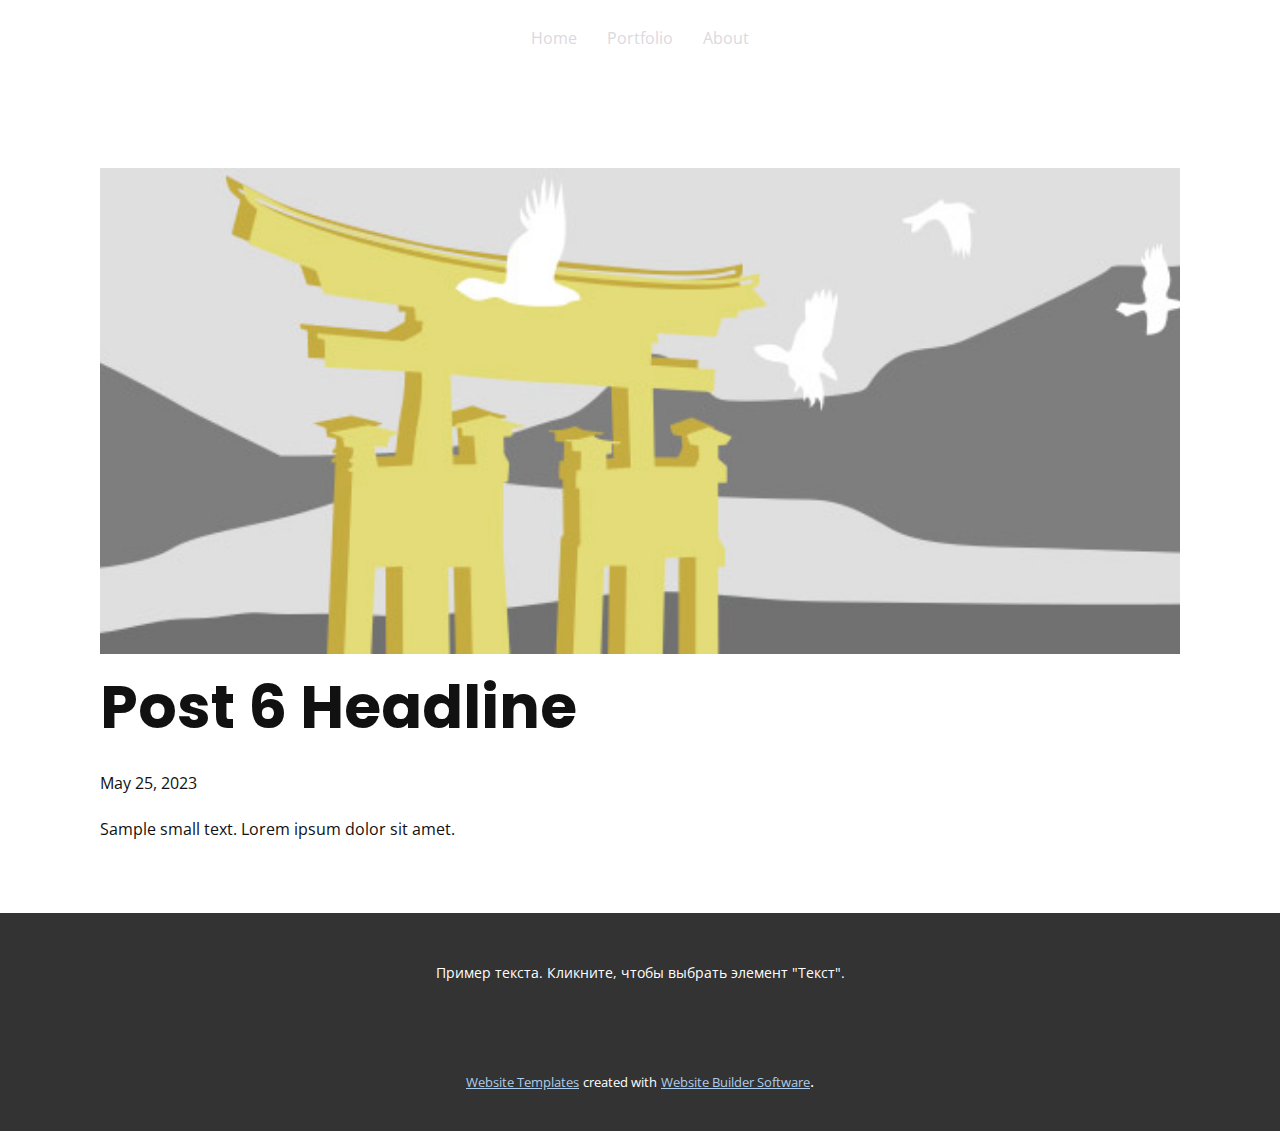
<file: blog/post-5.html>
<!DOCTYPE html>
<html style="font-size: 16px;" lang="en"><head>
    <meta name="viewport" content="width=device-width, initial-scale=1.0">
    <meta charset="utf-8">
    <meta name="keywords" content="Post 1 Headline">
    <meta name="description" content="">
    <title>Post 6 Headline</title>
    <link rel="stylesheet" href="../nicepage.css" media="screen">
<link rel="stylesheet" href="../Post-Template.css" media="screen">
    <script class="u-script" type="text/javascript" src="../jquery.js" defer=""></script>
    <script class="u-script" type="text/javascript" src="../nicepage.js" defer=""></script>
    <meta name="generator" content="Nicepage 5.10.10, nicepage.com">
    <link id="u-theme-google-font" rel="stylesheet" href="https://fonts.googleapis.com/css?family=Open+Sans:300,300i,400,400i,500,500i,600,600i,700,700i,800,800i|Poppins:100,100i,200,200i,300,300i,400,400i,500,500i,600,600i,700,700i,800,800i,900,900i">
    
    
    
    
    
    
    
    
    
    
    
    
    
    
    <script type="application/ld+json">{
		"@context": "http://schema.org",
		"@type": "Organization",
		"name": ""
}</script>
    <meta name="theme-color" content="#478ac9">
  <meta data-intl-tel-input-cdn-path="intlTelInput/"></head>
  <body class="u-body u-xl-mode" data-lang="en"><header class="u-clearfix u-header u-header" id="sec-dec6"><div class="u-clearfix u-sheet u-valign-middle u-sheet-1">
        <nav class="u-menu u-menu-hamburger u-offcanvas u-menu-1">
          <div class="menu-collapse">
            <a class="u-button-style u-nav-link" href="#">
              <svg class="u-svg-link" viewBox="0 0 24 24"><use xmlns:xlink="http://www.w3.org/1999/xlink" xlink:href="#menu-hamburger"></use></svg>
              <svg class="u-svg-content" version="1.1" id="menu-hamburger" viewBox="0 0 16 16" x="0px" y="0px" xmlns:xlink="http://www.w3.org/1999/xlink" xmlns="http://www.w3.org/2000/svg"><g><rect y="1" width="16" height="2"></rect><rect y="7" width="16" height="2"></rect><rect y="13" width="16" height="2"></rect>
</g></svg>
            </a>
          </div>
          <div class="u-custom-menu u-nav-container">
            <ul class="u-nav u-spacing-30 u-unstyled u-nav-1"><li class="u-nav-item"><a class="u-border-2 u-border-active-palette-3-base u-border-hover-palette-3-base u-border-no-left u-border-no-right u-border-no-top u-button-style u-nav-link u-text-active-palette-5-light-2 u-text-hover-palette-5-light-2 u-text-palette-5-light-2" href="../Home.html" style="padding: 10px 0px;">Home</a>
</li><li class="u-nav-item"><a class="u-border-2 u-border-active-palette-3-base u-border-hover-palette-3-base u-border-no-left u-border-no-right u-border-no-top u-button-style u-nav-link u-text-active-palette-5-light-2 u-text-hover-palette-5-light-2 u-text-palette-5-light-2" href="../Home.html#sec-c45a" style="padding: 10px 0px;">Portfolio</a>
</li><li class="u-nav-item"><a class="u-border-2 u-border-active-palette-3-base u-border-hover-palette-3-base u-border-no-left u-border-no-right u-border-no-top u-button-style u-nav-link u-text-active-palette-5-light-2 u-text-hover-palette-5-light-2 u-text-palette-5-light-2" href="../Home.html#carousel_c9e4" style="padding: 10px 0px;">About</a>
</li></ul>
          </div>
          <div class="u-custom-menu u-nav-container-collapse">
            <div class="u-black u-container-style u-inner-container-layout u-opacity u-opacity-95 u-sidenav">
              <div class="u-inner-container-layout u-sidenav-overflow">
                <div class="u-menu-close"></div>
                <ul class="u-align-center u-nav u-popupmenu-items u-unstyled u-nav-2"><li class="u-nav-item"><a class="u-button-style u-nav-link" href="../Home.html">Home</a>
</li><li class="u-nav-item"><a class="u-button-style u-nav-link" href="../Home.html#sec-c45a">Portfolio</a>
</li><li class="u-nav-item"><a class="u-button-style u-nav-link" href="../Home.html#carousel_c9e4">About</a>
</li></ul>
              </div>
            </div>
            <div class="u-black u-menu-overlay u-opacity u-opacity-70"></div>
          </div>
        </nav>
      </div></header>
    <section class="u-align-center u-clearfix u-section-1" id="sec-e5ab">
      <div class="u-clearfix u-sheet u-valign-middle-md u-valign-middle-sm u-valign-middle-xs u-sheet-1"><!--post_details--><!--post_details_options_json--><!--{"source":""}--><!--/post_details_options_json--><!--blog_post-->
        <div class="u-container-style u-expanded-width u-post-details u-post-details-1">
          <div class="u-container-layout u-valign-middle u-container-layout-1"><!--blog_post_image-->
            <img alt="" class="u-blog-control u-expanded-width u-image u-image-default u-image-1" src="../images/8ad73f3c.jpeg"><!--/blog_post_image--><!--blog_post_header-->
            <h2 class="u-blog-control u-text u-text-1">Post 6 Headline</h2><!--/blog_post_header--><!--blog_post_metadata-->
            <div class="u-blog-control u-metadata u-metadata-1"><!--blog_post_metadata_date-->
              <span class="u-meta-date u-meta-icon">May 25, 2023</span><!--/blog_post_metadata_date--><!--blog_post_metadata_category-->
              <!--/blog_post_metadata_category--><!--blog_post_metadata_comments-->
              <!--/blog_post_metadata_comments-->
            </div><!--/blog_post_metadata--><!--blog_post_content-->
            <div class="u-align-justify u-blog-control u-post-content u-text u-text-2 fr-view">
  Sample small text. Lorem ipsum dolor sit amet.
  </div><!--/blog_post_content-->
          </div>
        </div><!--/blog_post--><!--/post_details-->
      </div>
    </section>
    
    
    
    
    
    
    
    
    
    
    
    
    
    
    <footer class="u-align-center u-clearfix u-footer u-grey-80 u-footer" id="sec-5ed1"><div class="u-clearfix u-sheet u-sheet-1">
        <p class="u-small-text u-text u-text-variant u-text-1">Пример текста. Кликните, чтобы выбрать элемент "Текст".</p>
      </div></footer>
    <section class="u-backlink u-clearfix u-grey-80">
      <a class="u-link" href="https://nicepage.com/website-templates" target="_blank">
        <span>Website Templates</span>
      </a>
      <p class="u-text">
        <span>created with</span>
      </p>
      <a class="u-link" href="" target="_blank">
        <span>Website Builder Software</span>
      </a>. 
    </section>
  
</body></html>
</file>
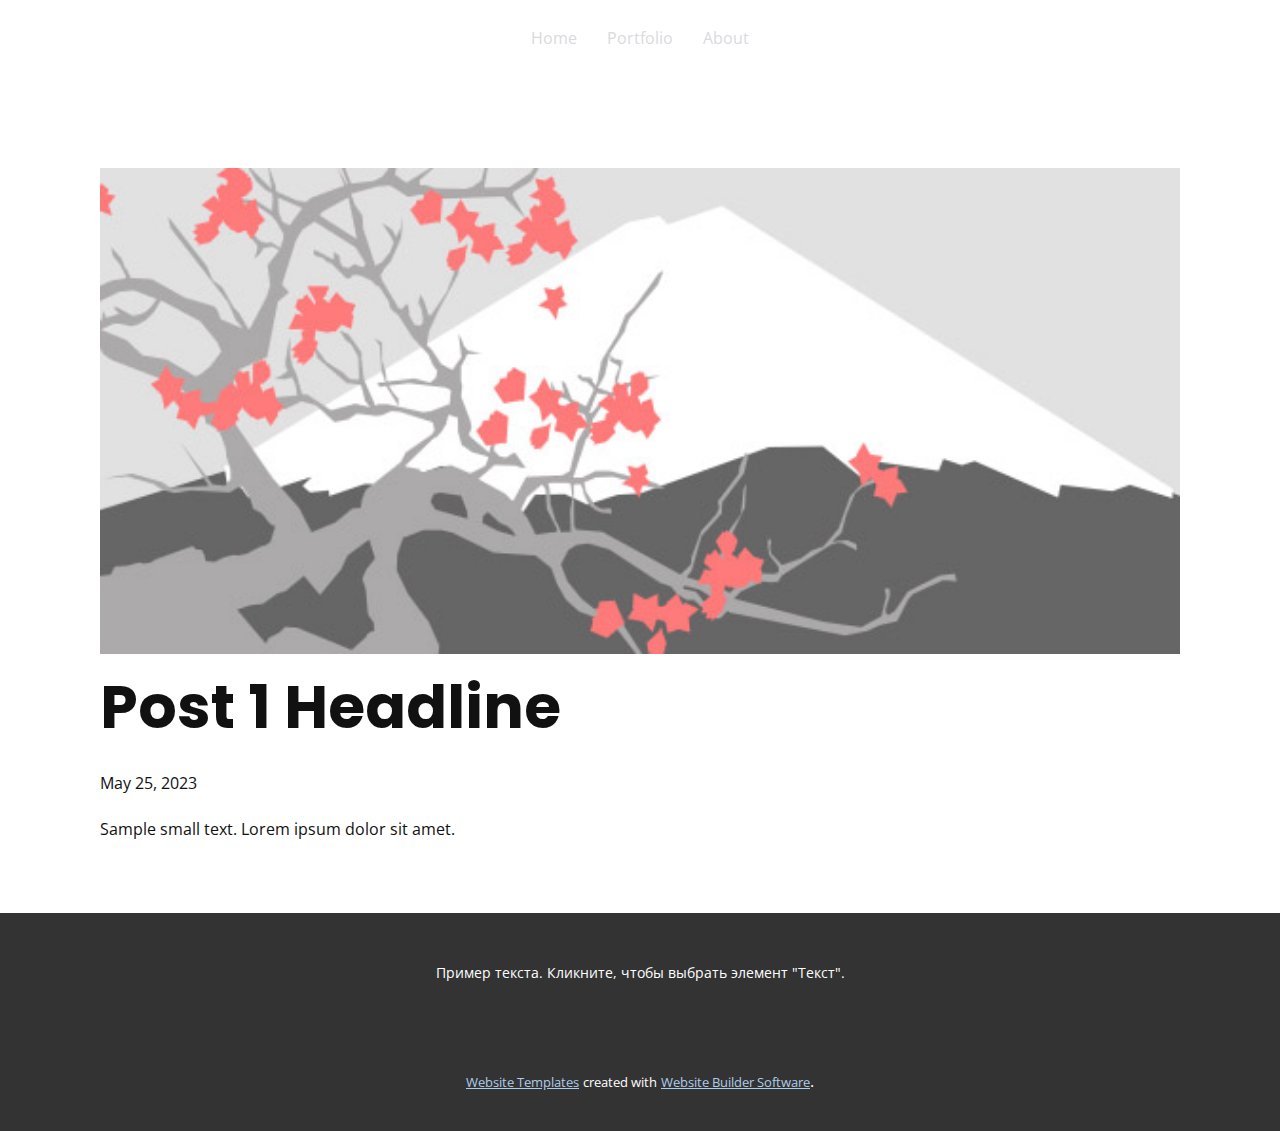
<file: blog/post.html>
<!DOCTYPE html>
<html style="font-size: 16px;" lang="en"><head>
    <meta name="viewport" content="width=device-width, initial-scale=1.0">
    <meta charset="utf-8">
    <meta name="keywords" content="Post 1 Headline">
    <meta name="description" content="">
    <title>Post 1 Headline</title>
    <link rel="stylesheet" href="../nicepage.css" media="screen">
<link rel="stylesheet" href="../Post-Template.css" media="screen">
    <script class="u-script" type="text/javascript" src="../jquery.js" defer=""></script>
    <script class="u-script" type="text/javascript" src="../nicepage.js" defer=""></script>
    <meta name="generator" content="Nicepage 5.10.10, nicepage.com">
    <link id="u-theme-google-font" rel="stylesheet" href="https://fonts.googleapis.com/css?family=Open+Sans:300,300i,400,400i,500,500i,600,600i,700,700i,800,800i|Poppins:100,100i,200,200i,300,300i,400,400i,500,500i,600,600i,700,700i,800,800i,900,900i">
    
    
    
    
    
    
    
    
    
    
    
    
    
    
    <script type="application/ld+json">{
		"@context": "http://schema.org",
		"@type": "Organization",
		"name": ""
}</script>
    <meta name="theme-color" content="#478ac9">
  <meta data-intl-tel-input-cdn-path="intlTelInput/"></head>
  <body class="u-body u-xl-mode" data-lang="en"><header class="u-clearfix u-header u-header" id="sec-dec6"><div class="u-clearfix u-sheet u-valign-middle u-sheet-1">
        <nav class="u-menu u-menu-hamburger u-offcanvas u-menu-1">
          <div class="menu-collapse">
            <a class="u-button-style u-nav-link" href="#">
              <svg class="u-svg-link" viewBox="0 0 24 24"><use xmlns:xlink="http://www.w3.org/1999/xlink" xlink:href="#menu-hamburger"></use></svg>
              <svg class="u-svg-content" version="1.1" id="menu-hamburger" viewBox="0 0 16 16" x="0px" y="0px" xmlns:xlink="http://www.w3.org/1999/xlink" xmlns="http://www.w3.org/2000/svg"><g><rect y="1" width="16" height="2"></rect><rect y="7" width="16" height="2"></rect><rect y="13" width="16" height="2"></rect>
</g></svg>
            </a>
          </div>
          <div class="u-custom-menu u-nav-container">
            <ul class="u-nav u-spacing-30 u-unstyled u-nav-1"><li class="u-nav-item"><a class="u-border-2 u-border-active-palette-3-base u-border-hover-palette-3-base u-border-no-left u-border-no-right u-border-no-top u-button-style u-nav-link u-text-active-palette-5-light-2 u-text-hover-palette-5-light-2 u-text-palette-5-light-2" href="../Home.html" style="padding: 10px 0px;">Home</a>
</li><li class="u-nav-item"><a class="u-border-2 u-border-active-palette-3-base u-border-hover-palette-3-base u-border-no-left u-border-no-right u-border-no-top u-button-style u-nav-link u-text-active-palette-5-light-2 u-text-hover-palette-5-light-2 u-text-palette-5-light-2" href="../Home.html#sec-c45a" style="padding: 10px 0px;">Portfolio</a>
</li><li class="u-nav-item"><a class="u-border-2 u-border-active-palette-3-base u-border-hover-palette-3-base u-border-no-left u-border-no-right u-border-no-top u-button-style u-nav-link u-text-active-palette-5-light-2 u-text-hover-palette-5-light-2 u-text-palette-5-light-2" href="../Home.html#carousel_c9e4" style="padding: 10px 0px;">About</a>
</li></ul>
          </div>
          <div class="u-custom-menu u-nav-container-collapse">
            <div class="u-black u-container-style u-inner-container-layout u-opacity u-opacity-95 u-sidenav">
              <div class="u-inner-container-layout u-sidenav-overflow">
                <div class="u-menu-close"></div>
                <ul class="u-align-center u-nav u-popupmenu-items u-unstyled u-nav-2"><li class="u-nav-item"><a class="u-button-style u-nav-link" href="../Home.html">Home</a>
</li><li class="u-nav-item"><a class="u-button-style u-nav-link" href="../Home.html#sec-c45a">Portfolio</a>
</li><li class="u-nav-item"><a class="u-button-style u-nav-link" href="../Home.html#carousel_c9e4">About</a>
</li></ul>
              </div>
            </div>
            <div class="u-black u-menu-overlay u-opacity u-opacity-70"></div>
          </div>
        </nav>
      </div></header>
    <section class="u-align-center u-clearfix u-section-1" id="sec-e5ab">
      <div class="u-clearfix u-sheet u-valign-middle-md u-valign-middle-sm u-valign-middle-xs u-sheet-1"><!--post_details--><!--post_details_options_json--><!--{"source":""}--><!--/post_details_options_json--><!--blog_post-->
        <div class="u-container-style u-expanded-width u-post-details u-post-details-1">
          <div class="u-container-layout u-valign-middle u-container-layout-1"><!--blog_post_image-->
            <img alt="" class="u-blog-control u-expanded-width u-image u-image-default u-image-1" src="../images/0fd3416c.jpeg"><!--/blog_post_image--><!--blog_post_header-->
            <h2 class="u-blog-control u-text u-text-1">Post 1 Headline</h2><!--/blog_post_header--><!--blog_post_metadata-->
            <div class="u-blog-control u-metadata u-metadata-1"><!--blog_post_metadata_date-->
              <span class="u-meta-date u-meta-icon">May 25, 2023</span><!--/blog_post_metadata_date--><!--blog_post_metadata_category-->
              <!--/blog_post_metadata_category--><!--blog_post_metadata_comments-->
              <!--/blog_post_metadata_comments-->
            </div><!--/blog_post_metadata--><!--blog_post_content-->
            <div class="u-align-justify u-blog-control u-post-content u-text u-text-2 fr-view">
  Sample small text. Lorem ipsum dolor sit amet.
  </div><!--/blog_post_content-->
          </div>
        </div><!--/blog_post--><!--/post_details-->
      </div>
    </section>
    
    
    
    
    
    
    
    
    
    
    
    
    
    
    <footer class="u-align-center u-clearfix u-footer u-grey-80 u-footer" id="sec-5ed1"><div class="u-clearfix u-sheet u-sheet-1">
        <p class="u-small-text u-text u-text-variant u-text-1">Пример текста. Кликните, чтобы выбрать элемент "Текст".</p>
      </div></footer>
    <section class="u-backlink u-clearfix u-grey-80">
      <a class="u-link" href="https://nicepage.com/website-templates" target="_blank">
        <span>Website Templates</span>
      </a>
      <p class="u-text">
        <span>created with</span>
      </p>
      <a class="u-link" href="" target="_blank">
        <span>Website Builder Software</span>
      </a>. 
    </section>
  
</body></html>
</file>
